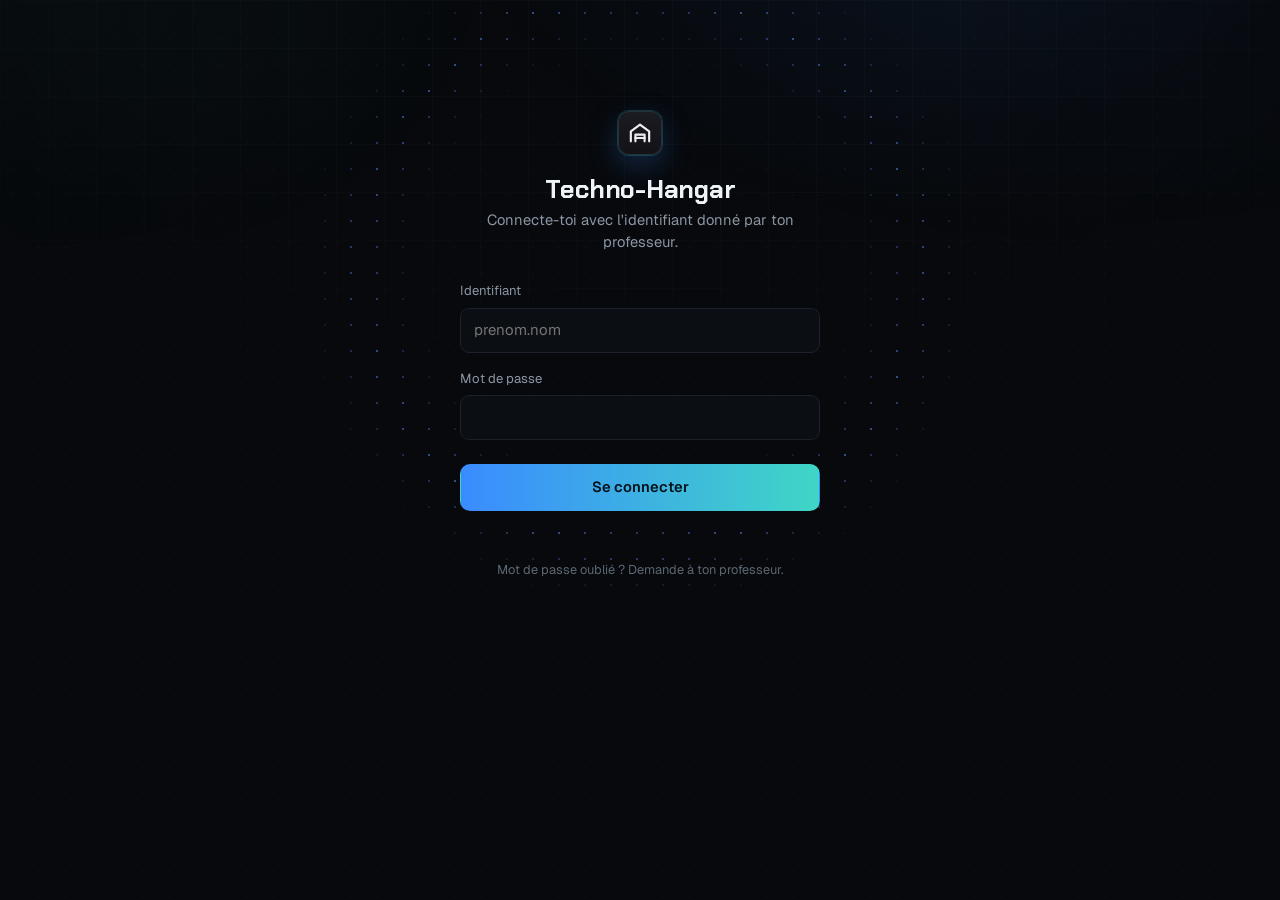
<file: index.html>
<!DOCTYPE html>
<html lang="fr">
<head>
<meta charset="utf-8">
<meta name="viewport" content="width=device-width, initial-scale=1">
<meta name="theme-color" content="#09090b">
<title>Techno-Hangar</title>
<link rel="preconnect" href="https://fonts.googleapis.com">
<link rel="preconnect" href="https://fonts.gstatic.com" crossorigin>
<link rel="stylesheet" href="https://fonts.googleapis.com/css2?family=Geist:wght@400;500;600;700&family=Geist+Mono:wght@400;500&family=Chakra+Petch:wght@500;600;700&display=swap" media="print" onload="this.media='all'">
<noscript><link rel="stylesheet" href="https://fonts.googleapis.com/css2?family=Geist:wght@400;500;600;700&family=Geist+Mono:wght@400;500&family=Chakra+Petch:wght@500;600;700&display=swap"></noscript>
<link rel="stylesheet" href="assets/style.css?v=14">
<link rel="stylesheet" href="assets/quiz.css?v=7">
<link rel="stylesheet" href="assets/pass.css?v=10">
<link rel="stylesheet" href="assets/effets.css?v=1">
<link rel="stylesheet" href="assets/theme.css?v=8">
</head>
<body data-racine="./" data-page="accueil">
<main>
  <section class="accueil">
    <span class="eyebrow"><i></i><span id="salut">Année 2026–2027</span></span>
    <h1>Tes cours, au même endroit.</h1>
    <p class="lead">Activités, TD et documents de chaque séquence. Ta progression est enregistrée automatiquement.</p>
  </section>
  <section class="accueil-grille" id="grille">
    <div class="niveaux" id="classes"></div>
    <div class="col-droite" id="droite">
      <div class="quiz" id="quiz"></div>
    </div>
  </section>
</main>
<script src="assets/config.js?v=5"></script>
<script src="assets/th.js?v=4"></script>
<script src="catalogue.js"></script>
<script src="assets/quiz.js?v=9"></script>
<script src="assets/presence.js?v=2"></script>
<script src="assets/effets.js?v=1"></script>
<script src="assets/pass.js?v=22"></script>
<script src="assets/site.js?v=25"></script>
<script>
/* Si la carte reste vide, on le dit au lieu de ne rien afficher */
setTimeout(function () {
  var q = document.getElementById("quiz");
  if (q && !q.children.length && document.documentElement.classList.contains("th-ok"))
    q.innerHTML = '<p style="padding:1.2rem;color:#ff9a3d;font-size:.9rem">La question du jour n\'a pas pu se charger. Fais Ctrl+F5, puis vérifie que le dossier assets (quiz.js, quiz.css, quiz-scene.jpg, site.js) est bien à jour sur GitHub.</p>';
}, 5000);
</script>
</body>
</html>
</file>
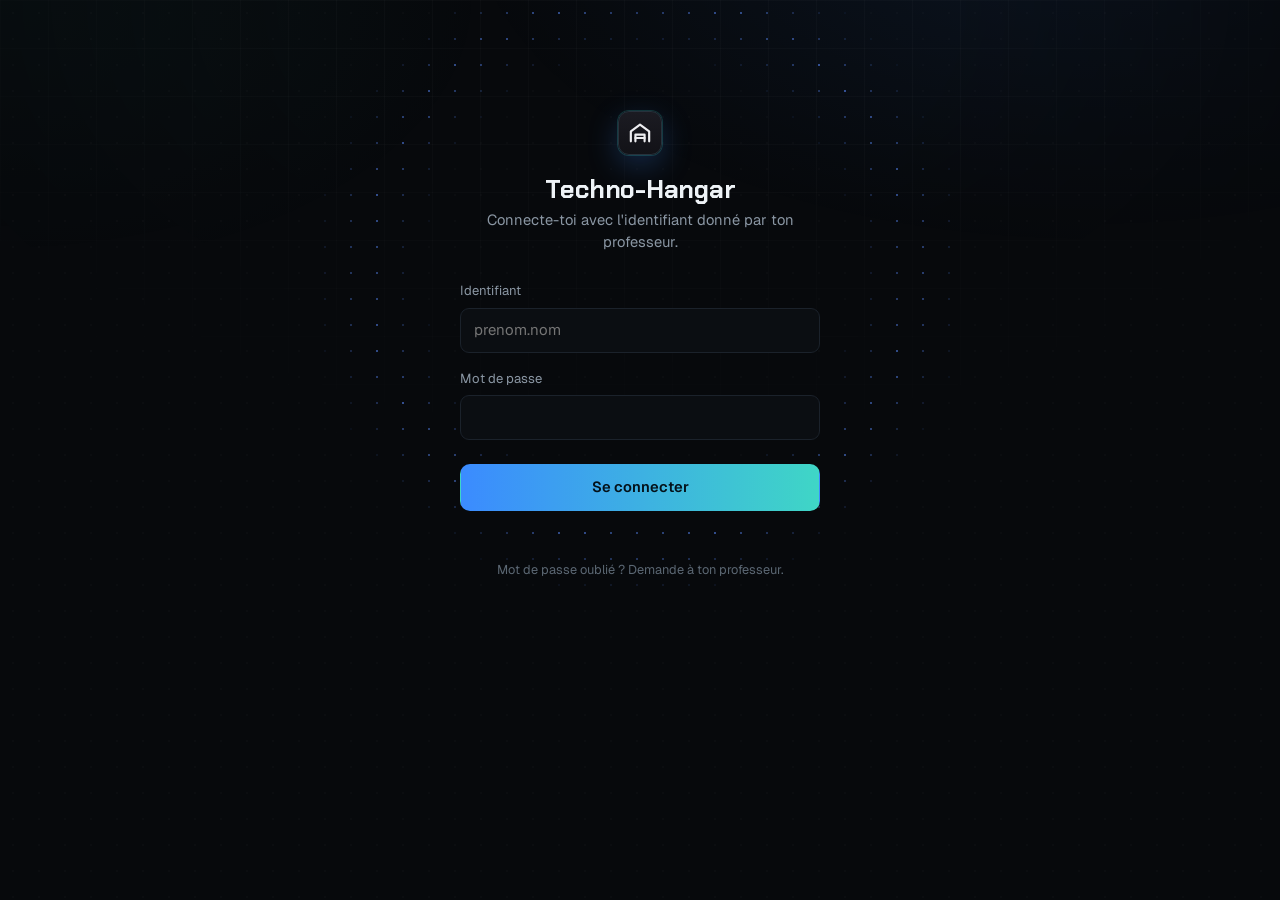
<file: bts-maintenance/index.html>
<!DOCTYPE html>
<html lang="fr">
<head>
<meta charset="utf-8">
<meta name="viewport" content="width=device-width, initial-scale=1">
<meta name="theme-color" content="#09090b">
<title>Techno-Hangar</title>
<link rel="preconnect" href="https://fonts.googleapis.com">
<link rel="preconnect" href="https://fonts.gstatic.com" crossorigin>
<link rel="stylesheet" href="https://fonts.googleapis.com/css2?family=Geist:wght@400;500;600;700&family=Geist+Mono:wght@400;500&family=Chakra+Petch:wght@500;600;700&display=swap" media="print" onload="this.media='all'">
<noscript><link rel="stylesheet" href="https://fonts.googleapis.com/css2?family=Geist:wght@400;500;600;700&family=Geist+Mono:wght@400;500&family=Chakra+Petch:wght@500;600;700&display=swap"></noscript>
<link rel="stylesheet" href="../assets/style.css?v=14">
<link rel="stylesheet" href="../assets/pass.css?v=10">
<link rel="stylesheet" href="../assets/effets.css?v=1">
<link rel="stylesheet" href="../assets/theme.css?v=8">
</head>
<body data-racine="../" data-page="classe" data-classe="bts-maintenance">
<main>
  <h1 id="titre"></h1>
  <div class="onglets" id="onglets" role="tablist"></div>
  <div id="sequences"></div>
</main>
<script src="../assets/config.js?v=5"></script>
<script src="../assets/th.js?v=4"></script>
<script src="../catalogue.js"></script>
<script src="../assets/presence.js?v=2"></script>
<script src="../assets/effets.js?v=1"></script>
<script src="../assets/pass.js?v=22"></script>
<script src="../assets/site.js?v=25"></script>
</body>
</html>
</file>
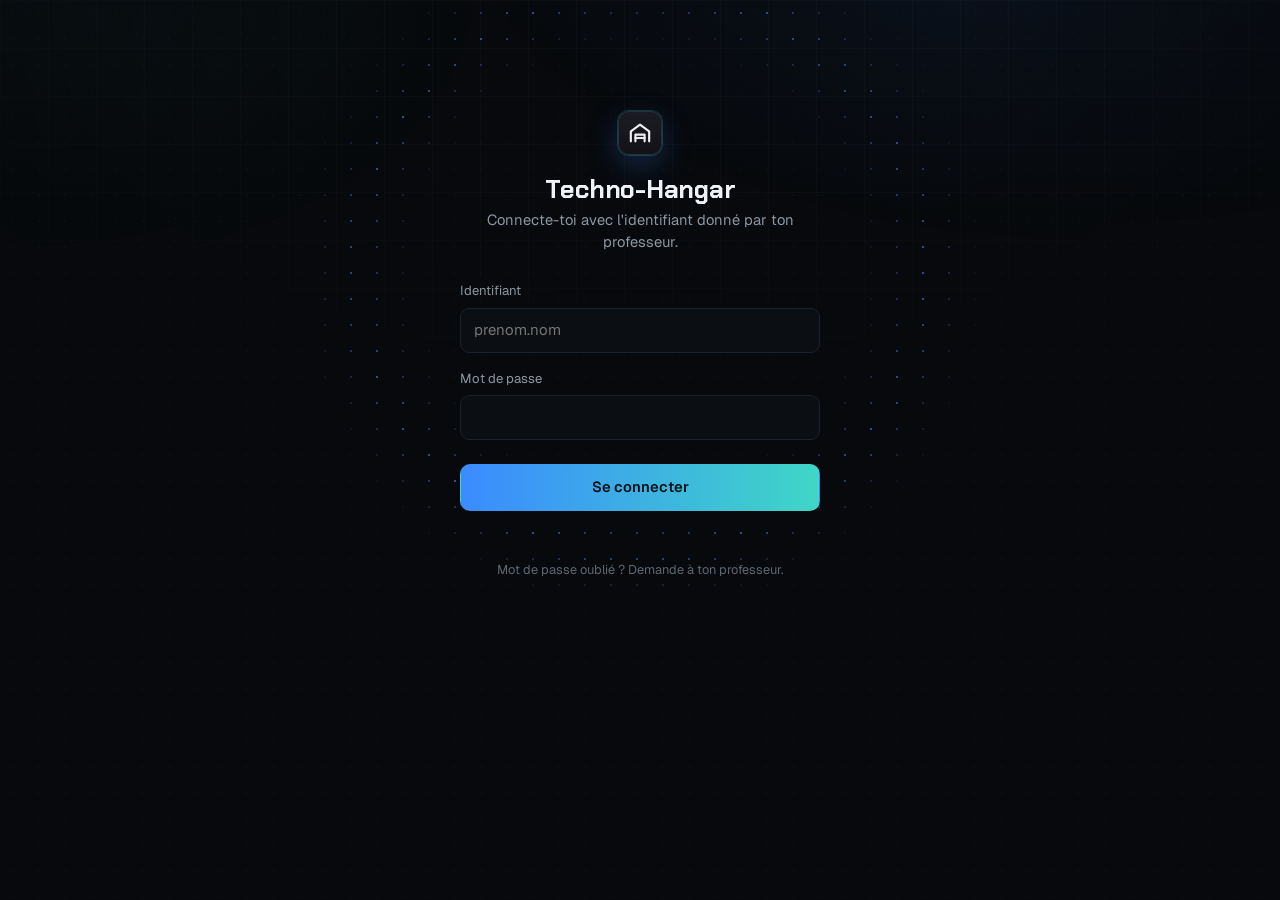
<file: connexion/index.html>
<!DOCTYPE html>
<html lang="fr">
<head>
<meta charset="utf-8">
<meta name="viewport" content="width=device-width, initial-scale=1">
<meta name="theme-color" content="#09090b">
<title>Connexion · Techno-Hangar</title>
<link rel="preconnect" href="https://fonts.googleapis.com">
<link rel="preconnect" href="https://fonts.gstatic.com" crossorigin>
<link rel="stylesheet" href="https://fonts.googleapis.com/css2?family=Geist:wght@400;500;600;700&family=Geist+Mono:wght@400;500&family=Chakra+Petch:wght@500;600;700&display=swap" media="print" onload="this.media='all'">
<noscript><link rel="stylesheet" href="https://fonts.googleapis.com/css2?family=Geist:wght@400;500;600;700&family=Geist+Mono:wght@400;500&family=Chakra+Petch:wght@500;600;700&display=swap"></noscript>
<link rel="stylesheet" href="../assets/style.css?v=14">
<link rel="stylesheet" href="../assets/effets.css?v=1">
<link rel="stylesheet" href="../assets/theme.css?v=8">
</head>
<body data-racine="../" data-page="connexion">
<main>
  <section class="cx">
    <form id="form" novalidate>
      <div class="logo-g"><svg width="22" height="20" viewBox="4 5 26 24" fill="none" stroke="#ededf0" stroke-width="2.6" stroke-linecap="round" stroke-linejoin="round"><path d="M6 27V15L17 7l11 8v12"/><path d="M11.5 27V19h11v8"/><path d="M11.5 23h11"/></svg></div>
      <h1>Techno-Hangar</h1>
      <p>Connecte-toi avec l'identifiant donné par ton professeur.</p>
      <label for="id">Identifiant</label>
      <input id="id" autocomplete="username" autocapitalize="none" spellcheck="false" placeholder="prenom.nom" required>
      <label for="mdp">Mot de passe</label>
      <input id="mdp" type="password" autocomplete="current-password" required>
      <button class="btn primary" id="go" type="submit">Se connecter</button>
      <div class="erreur" id="err" role="alert"></div>
      <small>Mot de passe oublié ? Demande à ton professeur.</small>
    </form>
  </section>
</main>
<script src="../assets/config.js?v=5"></script>
<script src="../assets/th.js?v=4"></script>
<script src="../catalogue.js"></script>
<script src="../assets/effets.js?v=1"></script>
<script src="../assets/site.js?v=25"></script>
<script>
(function () {
  var f = document.getElementById("form"), err = document.getElementById("err"), go = document.getElementById("go");
  var q = new URLSearchParams(location.search);
  if (window.TH_FX) { TH_FX.grillePoints(document.body); if (!TH_FX.calme) TH_FX.split(document.querySelector(".cx h1"), "Techno-Hangar", 120); }
  if (q.get("erreur") === "compte") err.textContent = "Ce compte n'est pas (ou plus) actif. Vois avec ton professeur.";
  f.addEventListener("submit", async function (ev) {
    ev.preventDefault();
    var id = document.getElementById("id").value.trim(), mdp = document.getElementById("mdp").value;
    if (!id || !mdp) { err.textContent = "Remplis l'identifiant et le mot de passe."; if (window.TH_FX) TH_FX.secouer(f); return; }
    go.disabled = true; go.textContent = "Connexion…"; err.textContent = "";
    try {
      var a = await TH.connexion(id, mdp);
      if (!a || a.erreur) { await TH.deconnexion(); throw { message: "compte" }; }
      var retour = q.get("retour");
      var dest = "../index.html";
      if (a.role === "prof") dest = "../prof/index.html";
      else if (a.classe) dest = "../" + a.classe + "/index.html";
      if (retour && retour.charAt(0) === "/" && retour.indexOf("//") !== 0 && retour.indexOf("/connexion/") < 0) dest = retour;
      location.href = dest;
    } catch (e) {
      go.disabled = false; go.textContent = "Se connecter";
      if (e && e.message === "compte") err.textContent = "Ce compte n'est rattaché à aucune classe. Vois avec ton professeur.";
      else if (e && (e.status === 400 || e.code === "invalid_credentials")) err.textContent = "Identifiant ou mot de passe incorrect.";
      else if (e && e.status === 429) err.textContent = "Trop de tentatives. Attends une minute et réessaie.";
      else err.textContent = "Connexion impossible pour le moment. Vérifie ta connexion Internet.";
      if (window.TH_FX) TH_FX.secouer(f);
    }
  });
})();
</script>
</body>
</html>
</file>
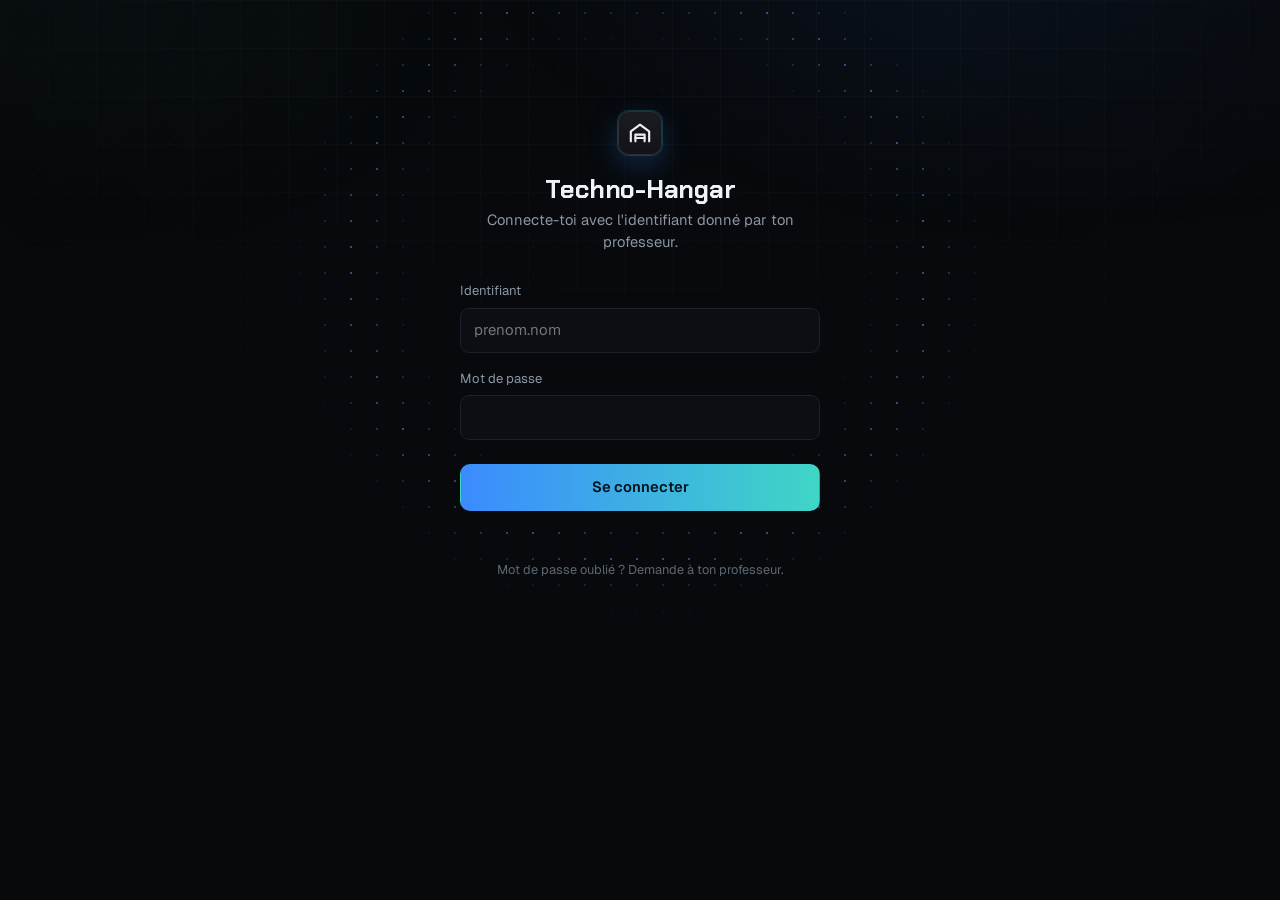
<file: pass/index.html>
<!DOCTYPE html>
<html lang="fr">
<head>
<meta charset="utf-8">
<title>Mon pass · Techno-Hangar</title>
<meta http-equiv="refresh" content="0; url=../profil/index.html#pass">
<script>location.replace("../profil/index.html#pass");</script>
</head>
<body></body>
</html>
</file>
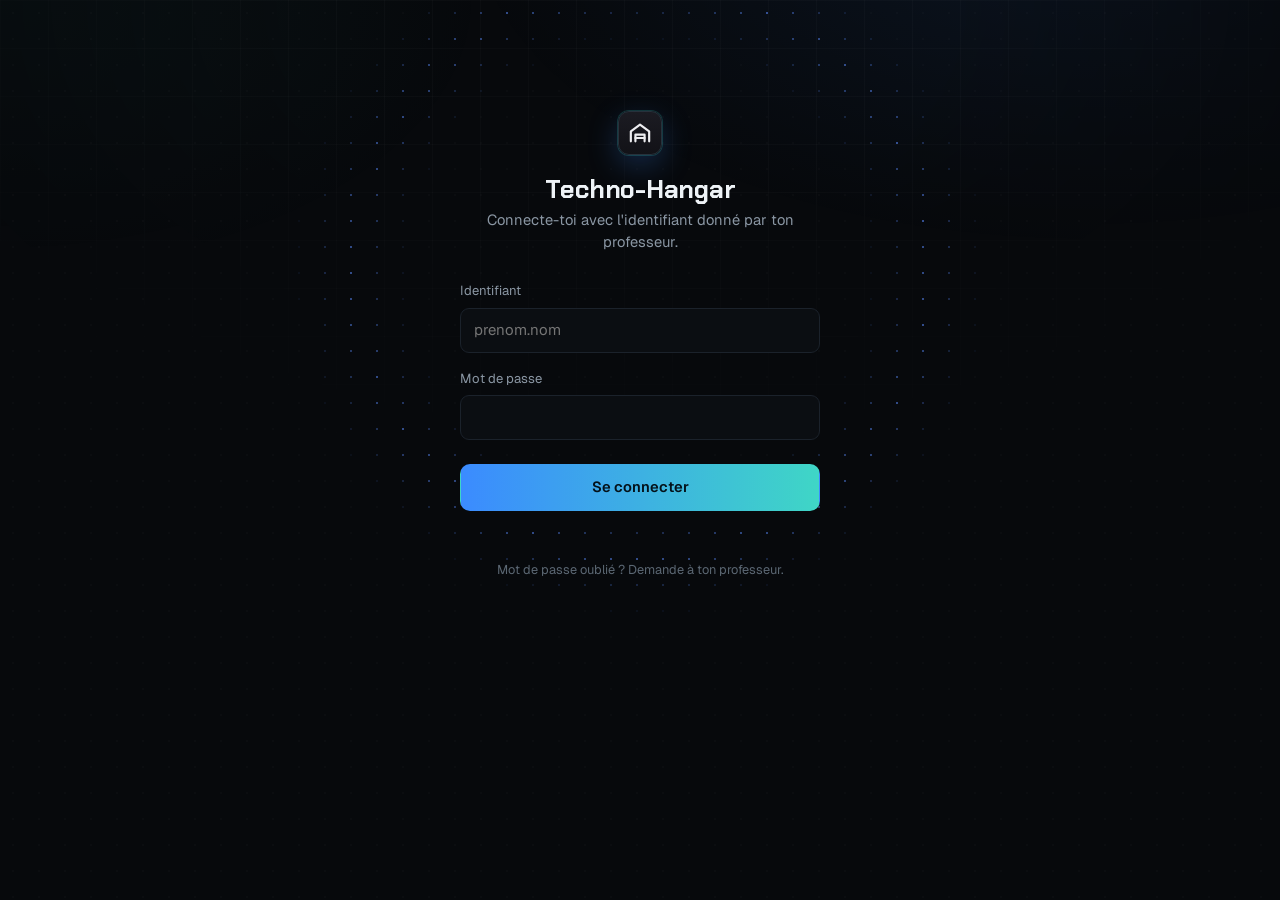
<file: premiere-it/index.html>
<!DOCTYPE html>
<html lang="fr">
<head>
<meta charset="utf-8">
<meta name="viewport" content="width=device-width, initial-scale=1">
<meta name="theme-color" content="#09090b">
<title>Techno-Hangar</title>
<link rel="preconnect" href="https://fonts.googleapis.com">
<link rel="preconnect" href="https://fonts.gstatic.com" crossorigin>
<link rel="stylesheet" href="https://fonts.googleapis.com/css2?family=Geist:wght@400;500;600;700&family=Geist+Mono:wght@400;500&family=Chakra+Petch:wght@500;600;700&display=swap" media="print" onload="this.media='all'">
<noscript><link rel="stylesheet" href="https://fonts.googleapis.com/css2?family=Geist:wght@400;500;600;700&family=Geist+Mono:wght@400;500&family=Chakra+Petch:wght@500;600;700&display=swap"></noscript>
<link rel="stylesheet" href="../assets/style.css?v=14">
<link rel="stylesheet" href="../assets/pass.css?v=10">
<link rel="stylesheet" href="../assets/effets.css?v=1">
<link rel="stylesheet" href="../assets/theme.css?v=8">
</head>
<body data-racine="../" data-page="classe" data-classe="premiere-it">
<main>
  <h1 id="titre"></h1>
  <div class="onglets" id="onglets" role="tablist"></div>
  <div id="sequences"></div>
</main>
<script src="../assets/config.js?v=5"></script>
<script src="../assets/th.js?v=4"></script>
<script src="../catalogue.js"></script>
<script src="../assets/presence.js?v=2"></script>
<script src="../assets/effets.js?v=1"></script>
<script src="../assets/pass.js?v=22"></script>
<script src="../assets/site.js?v=25"></script>
</body>
</html>
</file>
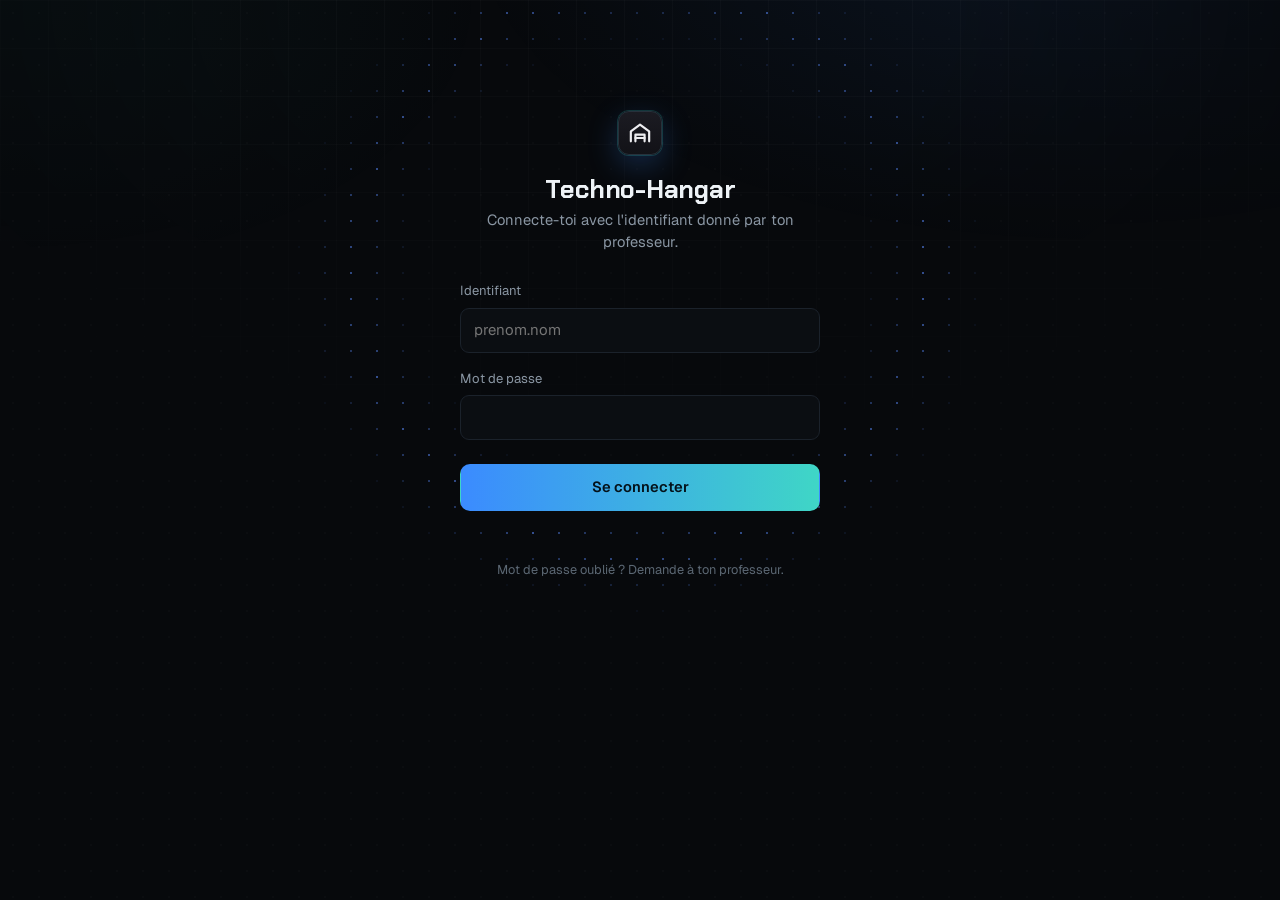
<file: prof/index.html>
<!DOCTYPE html>
<html lang="fr">
<head>
<meta charset="utf-8">
<meta name="viewport" content="width=device-width, initial-scale=1">
<meta name="theme-color" content="#09090b">
<title>Espace prof · Techno-Hangar</title>
<meta name="robots" content="noindex">
<link rel="preconnect" href="https://fonts.googleapis.com">
<link rel="preconnect" href="https://fonts.gstatic.com" crossorigin>
<link rel="stylesheet" href="https://fonts.googleapis.com/css2?family=Geist:wght@400;500;600;700&family=Geist+Mono:wght@400;500&family=Chakra+Petch:wght@500;600;700&display=swap" media="print" onload="this.media='all'">
<noscript><link rel="stylesheet" href="https://fonts.googleapis.com/css2?family=Geist:wght@400;500;600;700&family=Geist+Mono:wght@400;500&family=Chakra+Petch:wght@500;600;700&display=swap"></noscript>
<link rel="stylesheet" href="../assets/style.css?v=14">
<link rel="stylesheet" href="../assets/prof.css?v=8">
<link rel="stylesheet" href="../assets/pass.css?v=10">
<link rel="stylesheet" href="../assets/effets.css?v=1">
<link rel="stylesheet" href="../assets/theme.css?v=8">
</head>
<body data-racine="../" data-page="prof">
<main>
  <h1>Espace prof</h1>
  <div class="onglets" role="tablist" id="ongletsProf">
    <span class="onglets-groupe">Classe</span>
    <button class="onglet actif" data-vue="eleves" type="button">Élèves</button>
    <button class="onglet" data-vue="suivi" type="button">Suivi</button>
    <button class="onglet" data-vue="direct" type="button">En direct</button>
    <span class="onglets-groupe">Organisation</span>
    <button class="onglet" data-vue="edt" type="button">Emploi du temps</button>
    <button class="onglet" data-vue="horaires" type="button">Horaires</button>
    <button class="onglet" data-vue="chiffrer" type="button">Ajouter une ressource</button>
    <span class="onglets-groupe">Pass &amp; points</span>
    <button class="onglet" data-vue="activites" type="button">Activités &amp; points</button>
    <button class="onglet" data-vue="pass" type="button">Pass</button>
    <button class="onglet" data-vue="alertes" type="button">Alertes &amp; stats</button>
  </div>

  <!-- ============ ÉLÈVES ============ -->
  <section class="vue" id="vue-eleves">
    <div class="ligne-outils">
      <label>Classe <select class="choix-classe" id="e-classe"></select></label>
      <span class="aide" id="e-compte"></span>
    </div>
    <div class="ligne-outils">
      <button class="btn primary" id="e-imp" type="button">🖨 Imprimer les identifiants de la classe</button>
      <button class="btn" id="e-imp-tout" type="button">🖨 Toutes les classes</button>
      <span class="aide" id="e-imp-etat"></span>
    </div>
    <div class="tableau-wrap"><table class="tableau" id="e-table"></table></div>

    <h2>Ajouter des élèves</h2>
    <p class="aide">Une ligne par élève : <b>NOM Prénom</b> (ou <b>Nom;Prénom</b>, ou copié depuis un tableur sur deux colonnes).
      Un identifiant et un mot de passe sont générés. Ils restent visibles dans le tableau et tu peux réimprimer les fiches à tout moment.</p>
    <textarea id="e-liste" rows="6" placeholder="DUPONT Léa&#10;MARTIN Tom&#10;Bernard;Inès"></textarea>
    <div class="ligne-outils">
      <button class="btn primary" id="e-creer" type="button">Créer les comptes</button>
      <span class="aide" id="e-etat"></span>
    </div>
    <div id="e-resultats"></div>

    <h2>Comptes collègues</h2>
    <p class="aide">Crée le compte, puis « Accès » pour lui ouvrir des classes, des types d'activités ou des ressources, à tout moment. Il voit le suivi des élèves sur ces ressources.</p>
    <div class="tableau-wrap"><table class="tableau" id="k-table"></table></div>
    <div class="form-exc" style="margin-top:1rem">
      <label>Nom <input id="k-nom"></label>
      <label>Prénom <input id="k-prenom"></label>
    </div>
    <div class="ligne-outils">
      <button class="btn primary" id="k-creer" type="button">Créer le compte collègue</button>
      <span class="aide" id="k-etat"></span>
    </div>
    <div id="k-resultat"></div>
  </section>

  <!-- ============ SUIVI ============ -->
  <section class="vue" id="vue-suivi" hidden>
    <div class="ligne-outils">
      <label>Classe <select class="choix-classe" id="s-classe"></select></label>
      <button class="btn" id="s-maj" type="button">Actualiser</button>
      <button class="btn" id="s-csv" type="button">Exporter (CSV)</button>
    </div>
    <p class="aide">✓ terminé · un pourcentage = avancement signalé par la page · ● ouvert (date de dernier passage au survol).</p>
    <div class="tableau-wrap"><table class="tableau suivi" id="s-table"></table></div>
  </section>

  <!-- ============ HORAIRES ============ -->
  <section class="vue" id="vue-edt" hidden>
    <div class="sous-onglets">
      <button class="sous-onglet on" type="button" data-edt="semaine">Ma semaine</button>
      <button class="sous-onglet" type="button" data-edt="modifier">Modifier</button>
    </div>
    <div id="e-semaine" class="edt-semaine"></div>
    <div id="e-modifier" hidden>
    <p class="aide">Le temps restant avant la prochaine sonnerie s'affiche en haut de toutes les pages.</p>
    <label class="edt-son">Sonneries <input id="e-son" placeholder="08:00  08:55  09:50  10:05  11:00  11:55  13:30  14:25  15:20  15:35  16:30  17:25"></label>
    <div id="e-jours" class="edt-jours"></div>
    <div class="ligne-outils">
      <button class="btn primary" id="e-enr" type="button">Enregistrer</button>
      <span class="aide" id="e-etat"></span>
    </div>
    </div>
  </section>

  <section class="vue" id="vue-horaires" hidden>
    <div class="ligne-outils">
      <label>Classe <select class="choix-classe" id="h-classe"></select></label>
    </div>
    <p class="aide">Heure de Paris. Laisse les deux heures vides pour fermer un jour. Toi, tu as accès 24 h/24.</p>
    <table class="tableau horaires" id="h-table"></table>
    <div class="ligne-outils">
      <button class="btn primary" id="h-enr" type="button">Enregistrer</button>
      <button class="btn" id="h-tous" type="button">Appliquer à toutes les classes</button>
      <span class="aide" id="h-etat"></span>
    </div>

    <h2>Fermetures et ouvertures exceptionnelles</h2>
    <p class="aide">Une exception l'emporte sur les horaires habituels (ex. fermeture pendant un contrôle, ouverture un dimanche soir avant un rendu).</p>
    <div class="form-exc">
      <label>Classe <select id="x-classe"></select></label>
      <label>Du <input type="datetime-local" id="x-du"></label>
      <label>Au <input type="datetime-local" id="x-au"></label>
      <label>Type <select id="x-ouvert"><option value="false">Fermé</option><option value="true">Ouvert</option></select></label>
      <label>Motif <input id="x-motif" placeholder="facultatif"></label>
      <button class="btn primary" id="x-ajout" type="button">Ajouter</button>
    </div>
    <div class="tableau-wrap"><table class="tableau" id="x-table"></table></div>
  </section>

  <!-- ============ CHIFFRER ============ -->
  <section class="vue" id="vue-chiffrer" hidden>
    <p class="aide">Les ressources sont stockées <b>chiffrées</b> sur GitHub : sans compte, personne ne peut les lire.</p>
    <ol class="etapes">
      <li>Choisis la classe et glisse le ou les fichiers (HTML, PDF, images…).</li>
      <li>Clique sur <b>Chiffrer</b> : chaque fichier ressort avec l'extension <code>.enc</code> (téléchargement).</li>
      <li>Sur GitHub, dépose les fichiers <code>.enc</code> dans le dossier de la classe.</li>
      <li>Dans <code>catalogue.js</code>, mets le nom du fichier <b>sans</b> <code>.enc</code> et <code>en_ligne: true</code>.</li>
    </ol>
    <div class="ligne-outils">
      <label>Classe <select class="choix-classe" id="c-classe"></select></label>
    </div>
    <label class="depot" id="c-depot">
      <input type="file" id="c-fichiers" multiple hidden>
      <span>Glisse tes fichiers ici ou clique pour choisir</span>
    </label>
    <div class="ligne-outils">
      <button class="btn primary" id="c-go" type="button">Chiffrer</button>
      <span class="aide" id="c-etat"></span>
    </div>
    <div id="c-liens"></div>
  </section>


  <!-- ============ EN DIRECT ============ -->
  <section class="vue" id="vue-direct" hidden>
    <div class="ligne-outils">
      <label>Classe <select id="d-classe"></select></label>
      <button class="btn" id="d-maj" type="button">Actualiser</button>
      <span class="aide">Mise à jour toutes les 10 s. Inactif = aucune action depuis 3 min ; onglet quitté = le site n'est plus au premier plan.</span>
    </div>
    <div id="d-zone"></div>
    <h2>Quand les élèves voient qui est en ligne · <span id="d-cr-classe"></span></h2>
    <p class="aide">Sans créneau, les avatars des élèves connectés s'affichent sur l'accueil dès que le site est ouvert. Avec des créneaux (ex. tes heures de cours), seulement pendant ceux-ci. Toi, tu vois toujours tout ici.</p>
    <div class="ligne-outils"><label>Classe <select class="choix-classe" id="d-cr-cl"></select></label></div>
    <table class="tableau" id="d-creneaux"></table>
    <div class="form-exc">
      <label>Jour <select id="d-cr-jour"></select></label>
      <label>De <input type="time" id="d-cr-debut" value="08:00"></label>
      <label>À <input type="time" id="d-cr-fin" value="10:00"></label>
      <button class="btn primary" id="d-cr-ajout" type="button">Ajouter le créneau</button>
    </div>
  </section>

  <!-- ============ ACTIVITÉS & POINTS ============ -->
  <section class="vue" id="vue-activites" hidden>
    <div class="ligne-outils">
      <label>Classe <select class="choix-classe" id="a-classe"></select></label>
      <button class="btn" id="a-tout" type="button">Activer les points sur toutes les activités et TD</button>
      <span class="aide" id="a-etat"></span>
    </div>
    <h2>Objectifs du jour et de la semaine · <span id="o-classe-nom"></span></h2>
    <p class="aide">Sur l'accueil des élèves de la classe, l'objectif remplace « À découvrir » : un bouton les envoie directement sur l'activité. Objectif du jour : une seule date. Objectif de la semaine : du … au … Sans objectif en cours, l'accueil propose de reprendre l'activité commencée.</p>
    <div class="form-exc" id="o-form">
      <label>Type <select id="o-type"><option value="jour">Objectif du jour</option><option value="semaine">Objectif de la semaine</option></select></label>
      <label>Activité <select id="o-res" style="max-width:22rem"></select></label>
      <label>Message (facultatif) <input id="o-msg" maxlength="120" placeholder="ex. Finir la partie 2 avant jeudi" style="width:16rem"></label>
      <label>Du <input type="date" id="o-debut"></label>
      <label>Au <input type="date" id="o-fin"></label>
      <button class="btn primary" id="o-ajout" type="button">Ajouter l'objectif</button>
      <span class="aide" id="o-etat"></span>
    </div>
    <div id="o-liste"></div>
    <h2>Points des activités</h2>
    <p class="aide">Coche une ressource pour qu'elle rapporte des points. <b>Activité</b> : points une seule fois quand elle est terminée, + points de performance selon le score (rien sous 10/20, le maximum à 20/20 ; refaire l'activité ne paie que l'amélioration), rien si elle est finie en moins du temps minimum (alerte). <b>Grand défi</b> : s'ouvre quand les activités choisies sont terminées. Le rang annuel ne compte que les points de performance. <b>Entraînement / jeu</b> : rejouable, points plafonnés par jour. L'<b>interrupteur</b> s'applique tout de suite ; hors des dates et horaires, l'activité passe en révision (sans points) ou devient fermée.</p>
    <div id="a-zone"></div>
    <h2>Réglages de la classe · <span id="a-classe-nom"></span></h2>
    <div class="form-exc">
      <label>Plafond entraînement + jeux par jour <input type="number" id="a-plafond" min="0" style="width:6rem"></label>
      <label>Alerte décrochage après (jours) <input type="number" id="a-decro" min="1" style="width:5rem"></label>
      <label>Rangs (points de performance) : Technicien <input type="number" id="a-r1" min="0" style="width:6rem"></label>
      <label>Ingénieur <input type="number" id="a-r2" min="0" style="width:6rem"></label>
      <label>Expert <input type="number" id="a-r3" min="0" style="width:6rem"></label>
      <button class="btn primary" id="a-reg-enr" type="button">Enregistrer</button>
      <span class="aide" id="a-reg-etat"></span>
    </div>
    <h2>Ouvrir une activité pour un seul élève</h2>
    <p class="aide">Par exemple un jeu pour celui qui a tout fini. L'activité est alors ouverte pour lui, avec points, quels que soient les horaires.</p>
    <div class="form-exc">
      <label>Élève <select id="a-d-eleve"></select></label>
      <label>Ressource <select id="a-d-res"></select></label>
      <label>Jusqu'au (facultatif) <input type="datetime-local" id="a-d-jusqu"></label>
      <button class="btn primary" id="a-d-ajout" type="button">Ouvrir</button>
    </div>
    <div class="tableau-wrap"><table class="tableau" id="a-debl"></table></div>
  </section>

  <!-- ============ PASS ============ -->
  <section class="vue" id="vue-pass" hidden>
    <div class="encart" id="p-pause" hidden><b>Le pass est en pause pour les élèves</b> : ils voient un aperçu flouté « Prochainement » et aucun message de points. Les points continuent d'être comptés. Pour l'ouvrir : dans <code>assets/config.js</code>, mets <code>passActif: true</code>.</div>
    <div class="ligne-outils">
      <label>Classe <select class="choix-classe" id="p-classe"></select></label>
    </div>
    <h2>Saisons et objectifs · <span id="p-classe-nom"></span></h2>
    <p class="aide">Une saison « seulement » pour une classe remplace les saisons communes pour cette classe (ex. le pass de l'année de la SNT : une seule saison de septembre à juillet).</p>
    <p class="aide">Les saisons sont communes à toutes les classes (dates de la zone B par défaut). L'objectif est propre à chaque classe : c'est le nombre de points qui vaut 100 % du pass de la saison. « Calculer » additionne les points des activités de la classe.</p>
    <div class="tableau-wrap"><table class="tableau" id="p-saisons"></table></div>
    <div class="ligne-outils"><button class="btn" id="p-saison-ajout" type="button">+ Ajouter une saison</button></div>

    <h2>Paliers</h2>
    <div class="ligne-outils"><label>Saison <select id="p-saison"></select></label></div>
    <div class="tableau-wrap"><table class="tableau" id="p-paliers"></table></div>

    <h2>Boutique à jetons</h2>
    <p class="aide">Coche « Jeton » sur des paliers : l'élève y gagne un jeton au lieu d'une récompense fixe, puis il l'échange contre un article de la boutique. Les articles suivent la saison choisie dans Paliers ; « toute l'année » les garde toutes les saisons.</p>
    <div id="p-boutique"></div>

    <h2>Récompenses</h2>
    <p class="aide">Titres, avatars, <b>badges</b> (vitrine du profil), <b>ornements</b> (cadre de l'avatar et de la fiche au survol) et <b>bannières</b> (fond du profil), créés uniquement par toi : les élèves choisissent seulement parmi ce qu'ils ont débloqué. Une récompense s'obtient par un palier du pass, par une <b>condition automatique</b> (ex. 10 activités terminées), en terminant des ressources choisies, ou quand tu la donnes. Avatar et badge = un symbole (emoji) ; avatar avec image possible (chemin, ex. <code>assets/avatars/robot.png</code>). « Mystère » = affiché « ??? » tant qu'il n'est pas obtenu.</p>
    <div class="tableau-wrap"><table class="tableau" id="p-recomp"></table></div>

    <h2>Élèves de la classe</h2>
    <div class="form-exc">
      <label>Donner <select id="p-don-rec"></select></label>
      <label>à <select id="p-don-eleve"></select></label>
      <button class="btn primary" id="p-don" type="button">Donner</button>
      <span class="aide" id="p-don-etat"></span>
    </div>
    <div class="form-exc">
      <label>Points <input type="number" id="p-bonus-pts" style="width:6rem" placeholder="+50 ou -20"></label>
      <label>à <select id="p-bonus-eleve"></select></label>
      <label>Motif <input id="p-bonus-motif" placeholder="facultatif"></label>
      <button class="btn primary" id="p-bonus" type="button">Ajouter</button>
      <span class="aide" id="p-bonus-etat"></span>
    </div>
    <div class="tableau-wrap"><table class="tableau" id="p-eleves"></table></div>
  </section>

  <!-- ============ ALERTES & STATS ============ -->
  <section class="vue" id="vue-alertes" hidden>
    <div class="ligne-outils">
      <label>Alertes <select id="al-classe"></select></label>
      <button class="btn" id="al-maj" type="button">Actualiser</button>
      <span class="aide" id="al-compte"></span>
    </div>
    <div class="tableau-wrap"><table class="tableau" id="al-liste"></table></div>
    <h2>Statistiques par ressource · <span id="st-classe-nom"></span></h2>
    <div class="ligne-outils"><label>Classe <select class="choix-classe" id="st-classe"></select></label><span class="aide" id="st-resume"></span></div>
    <div class="tableau-wrap"><table class="tableau" id="st-table"></table></div>
  </section>

  <!-- Fiches à imprimer -->
  <div id="fiches" class="fiches"></div>
</main>
<script src="../assets/config.js?v=5"></script>
<script src="../assets/th.js?v=4"></script>
<script src="../catalogue.js"></script>
<script src="../assets/effets.js?v=1"></script>
<script src="../assets/pass.js?v=22"></script>
<script src="../assets/prof-pass.js?v=12"></script>
<script src="../assets/prof.js?v=13"></script>
<script src="../assets/site.js?v=25"></script>
</body>
</html>
</file>
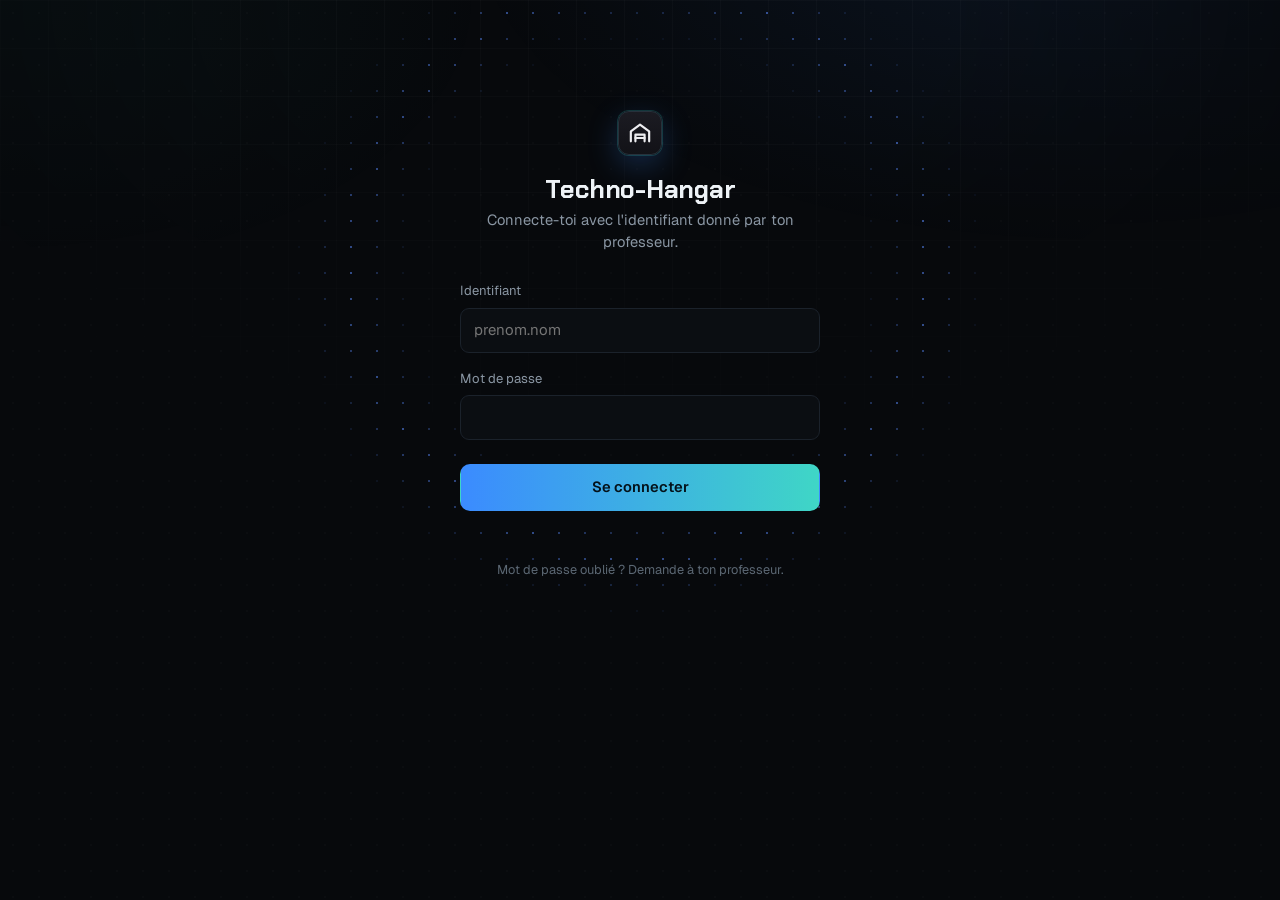
<file: profil/index.html>
<!DOCTYPE html>
<html lang="fr">
<head>
<meta charset="utf-8">
<meta name="viewport" content="width=device-width, initial-scale=1">
<meta name="theme-color" content="#09090b">
<title>Mon profil · Techno-Hangar</title>
<link rel="preconnect" href="https://fonts.googleapis.com">
<link rel="preconnect" href="https://fonts.gstatic.com" crossorigin>
<link rel="stylesheet" href="https://fonts.googleapis.com/css2?family=Geist:wght@400;500;600;700&family=Geist+Mono:wght@400;500&family=Chakra+Petch:wght@500;600;700&display=swap" media="print" onload="this.media='all'">
<noscript><link rel="stylesheet" href="https://fonts.googleapis.com/css2?family=Geist:wght@400;500;600;700&family=Geist+Mono:wght@400;500&family=Chakra+Petch:wght@500;600;700&display=swap"></noscript>
<link rel="stylesheet" href="../assets/style.css?v=14">
<link rel="stylesheet" href="../assets/pass.css?v=10">
<link rel="stylesheet" href="../assets/effets.css?v=1">
<link rel="stylesheet" href="../assets/theme.css?v=8">
<link rel="stylesheet" href="../assets/profil.css?v=7">
</head>
<body data-racine="../" data-page="profil">
<main>
  <div id="profil"></div>
</main>
<script src="../assets/config.js?v=5"></script>
<script src="../assets/th.js?v=4"></script>
<script src="../catalogue.js"></script>
<script src="../assets/presence.js?v=2"></script>
<script src="../assets/effets.js?v=1"></script>
<script src="../assets/pass.js?v=22"></script>
<script src="../assets/site.js?v=25"></script>
</body>
</html>
</file>
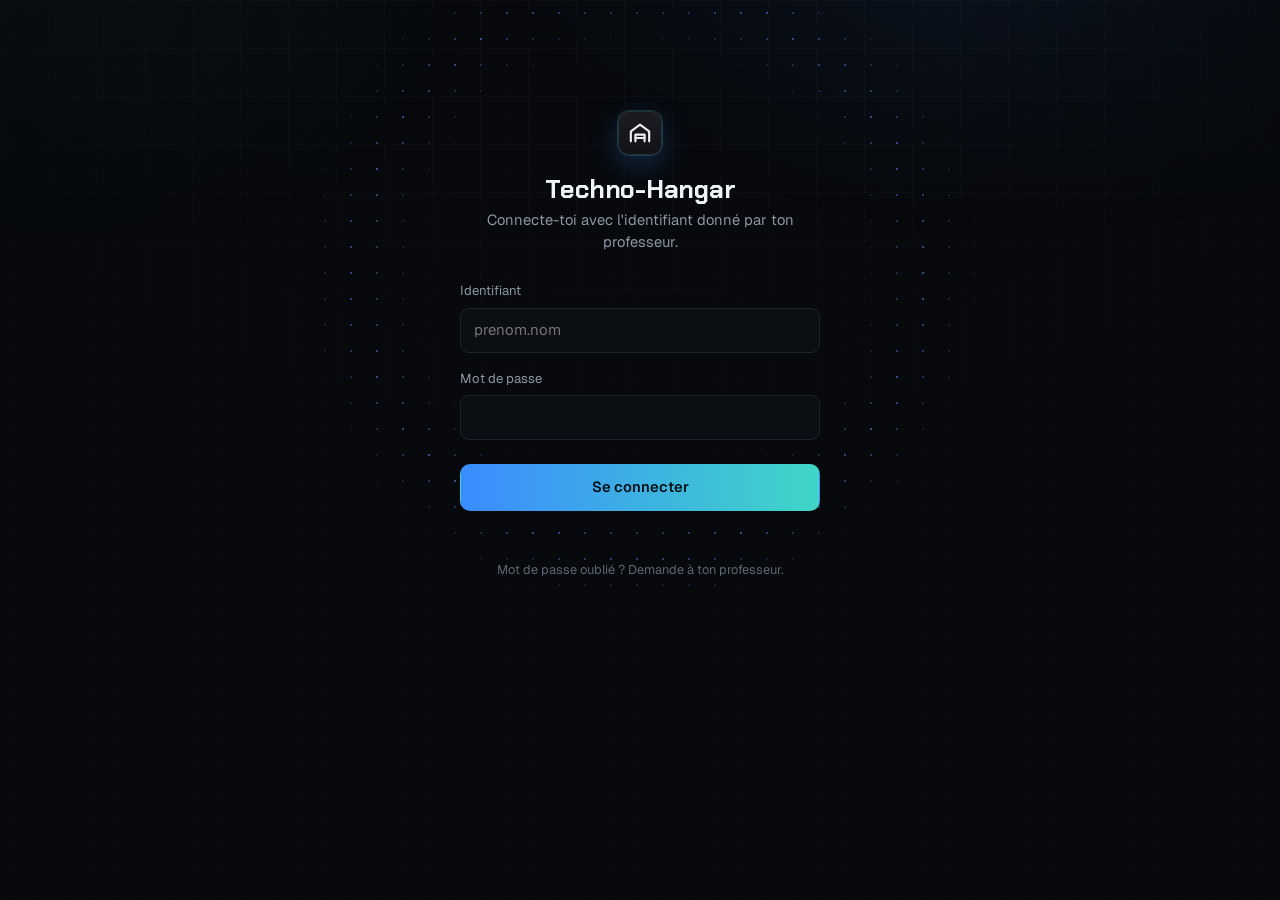
<file: snt/index.html>
<!DOCTYPE html>
<html lang="fr">
<head>
<meta charset="utf-8">
<meta name="viewport" content="width=device-width, initial-scale=1">
<meta name="theme-color" content="#09090b">
<title>Techno-Hangar</title>
<link rel="preconnect" href="https://fonts.googleapis.com">
<link rel="preconnect" href="https://fonts.gstatic.com" crossorigin>
<link rel="stylesheet" href="https://fonts.googleapis.com/css2?family=Geist:wght@400;500;600;700&family=Geist+Mono:wght@400;500&family=Chakra+Petch:wght@500;600;700&display=swap" media="print" onload="this.media='all'">
<noscript><link rel="stylesheet" href="https://fonts.googleapis.com/css2?family=Geist:wght@400;500;600;700&family=Geist+Mono:wght@400;500&family=Chakra+Petch:wght@500;600;700&display=swap"></noscript>
<link rel="stylesheet" href="../assets/style.css?v=14">
<link rel="stylesheet" href="../assets/pass.css?v=10">
<link rel="stylesheet" href="../assets/effets.css?v=1">
<link rel="stylesheet" href="../assets/theme.css?v=8">
</head>
<body data-racine="../" data-page="classe" data-classe="snt">
<main>
  <h1 id="titre"></h1>
  <div class="onglets" id="onglets" role="tablist"></div>
  <div id="sequences"></div>
</main>
<script src="../assets/config.js?v=5"></script>
<script src="../assets/th.js?v=4"></script>
<script src="../catalogue.js"></script>
<script src="../assets/presence.js?v=2"></script>
<script src="../assets/effets.js?v=1"></script>
<script src="../assets/pass.js?v=22"></script>
<script src="../assets/site.js?v=25"></script>
</body>
</html>
</file>
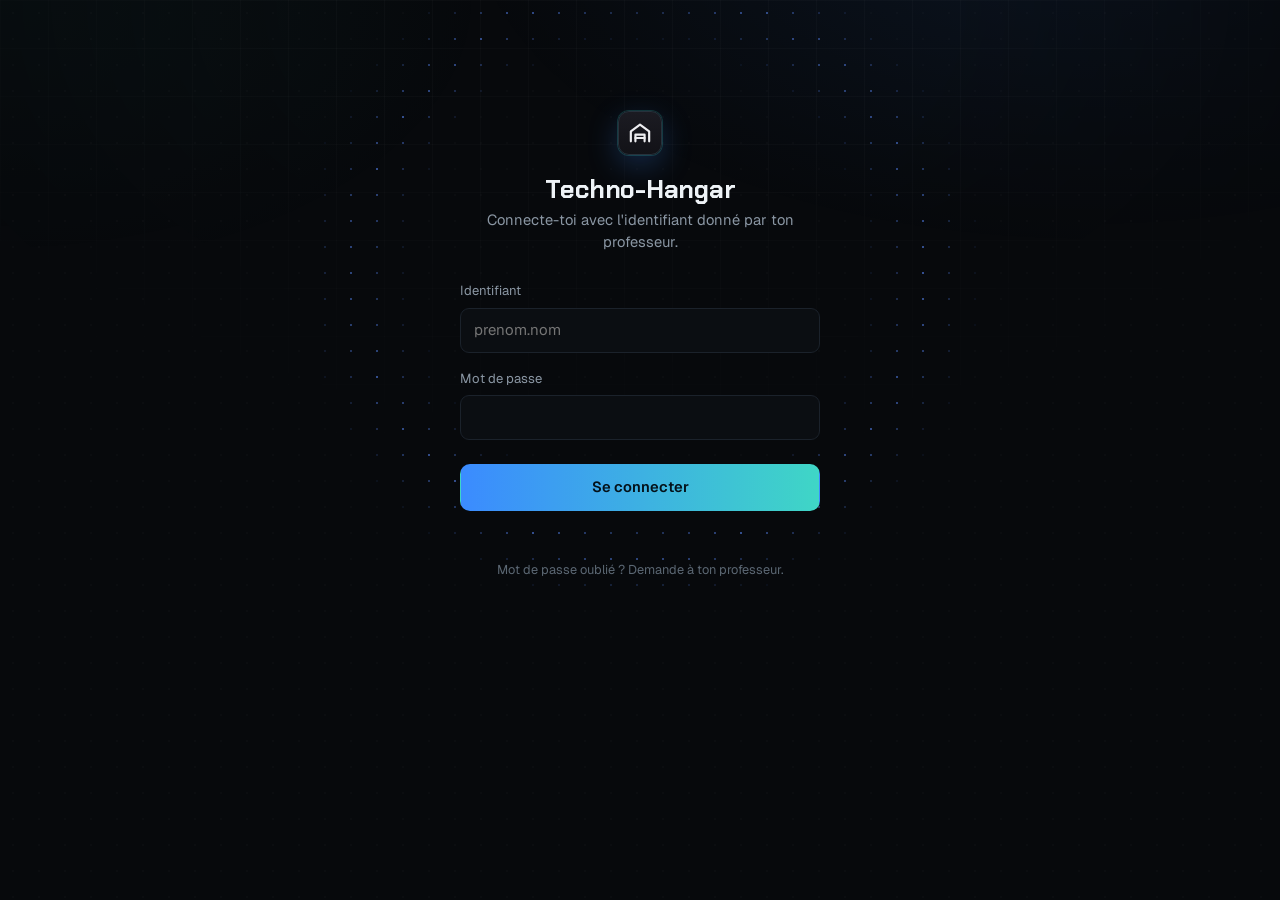
<file: terminale-sti2d/index.html>
<!DOCTYPE html>
<html lang="fr">
<head>
<meta charset="utf-8">
<meta name="viewport" content="width=device-width, initial-scale=1">
<meta name="theme-color" content="#09090b">
<title>Techno-Hangar</title>
<link rel="preconnect" href="https://fonts.googleapis.com">
<link rel="preconnect" href="https://fonts.gstatic.com" crossorigin>
<link rel="stylesheet" href="https://fonts.googleapis.com/css2?family=Geist:wght@400;500;600;700&family=Geist+Mono:wght@400;500&family=Chakra+Petch:wght@500;600;700&display=swap" media="print" onload="this.media='all'">
<noscript><link rel="stylesheet" href="https://fonts.googleapis.com/css2?family=Geist:wght@400;500;600;700&family=Geist+Mono:wght@400;500&family=Chakra+Petch:wght@500;600;700&display=swap"></noscript>
<link rel="stylesheet" href="../assets/style.css?v=14">
<link rel="stylesheet" href="../assets/pass.css?v=10">
<link rel="stylesheet" href="../assets/effets.css?v=1">
<link rel="stylesheet" href="../assets/theme.css?v=8">
</head>
<body data-racine="../" data-page="classe" data-classe="terminale-sti2d">
<main>
  <h1 id="titre"></h1>
  <div class="onglets" id="onglets" role="tablist"></div>
  <div id="sequences"></div>
</main>
<script src="../assets/config.js?v=5"></script>
<script src="../assets/th.js?v=4"></script>
<script src="../catalogue.js"></script>
<script src="../assets/presence.js?v=2"></script>
<script src="../assets/effets.js?v=1"></script>
<script src="../assets/pass.js?v=22"></script>
<script src="../assets/site.js?v=25"></script>
</body>
</html>
</file>
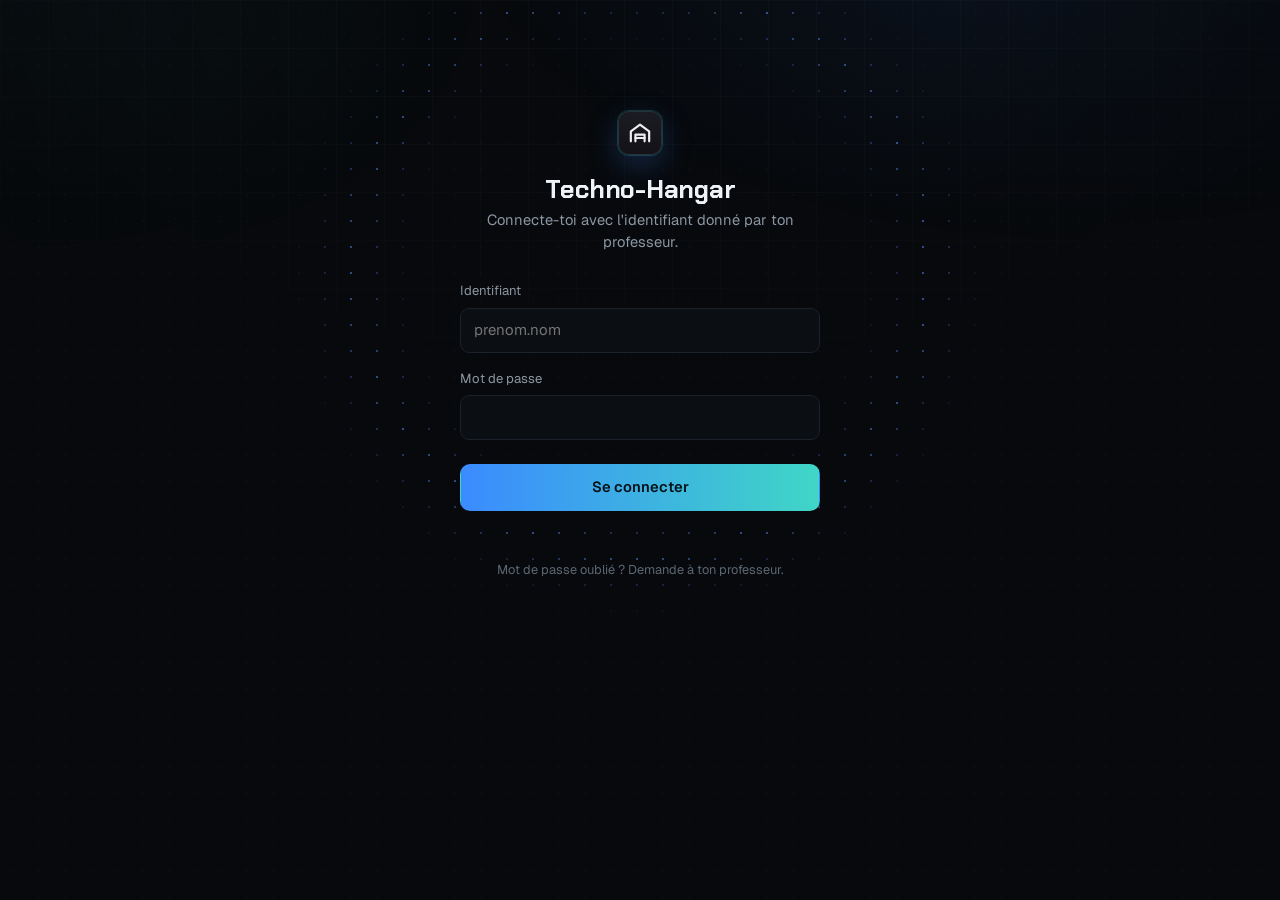
<file: voir.html>
<!DOCTYPE html>
<html lang="fr">
<head>
<meta charset="utf-8">
<meta name="viewport" content="width=device-width, initial-scale=1">
<meta name="theme-color" content="#09090b">
<title>Ressource · Techno-Hangar</title>
<link rel="preconnect" href="https://fonts.googleapis.com">
<link rel="preconnect" href="https://fonts.gstatic.com" crossorigin>
<link rel="stylesheet" href="https://fonts.googleapis.com/css2?family=Geist:wght@400;500;600;700&family=Geist+Mono:wght@400;500&family=Chakra+Petch:wght@500;600;700&display=swap" media="print" onload="this.media='all'">
<noscript><link rel="stylesheet" href="https://fonts.googleapis.com/css2?family=Geist:wght@400;500;600;700&family=Geist+Mono:wght@400;500&family=Chakra+Petch:wght@500;600;700&display=swap"></noscript>
<link rel="stylesheet" href="assets/style.css?v=14">
<link rel="stylesheet" href="assets/pass.css?v=10">
<link rel="stylesheet" href="assets/effets.css?v=1">
<link rel="stylesheet" href="assets/theme.css?v=8">
<style>
  .voir-charge { max-width: 420px; margin: 3rem auto; text-align: center; color: var(--muted); font-size: .9rem; }
  .voir-charge i { display: block; height: 6px; margin-top: .6rem; border-radius: 6px; background: var(--border2); overflow: hidden; }
  .voir-charge u { display: block; height: 100%; width: 0; background: linear-gradient(90deg, #3b8bff, #3fd6c6); transition: width .2s; }
  html, body { height: 100%; }
  body { display: flex; flex-direction: column; }
  body > footer { display: none; }
  .barre { position: relative; z-index: 2; display: flex; align-items: center; gap: .6rem; padding: .45rem 1rem; background: var(--bg2);
    border-bottom: 1px solid var(--border); flex-wrap: wrap; }
  .barre h1 { font-size: 1rem; margin: 0; flex: 1; min-width: 10rem; }
  .etat { font-size: .82rem; color: var(--muted); white-space: nowrap; }
  .etat.ok { color: var(--ok); } .etat.ko { color: var(--warn); }
  main#voir { max-width: none; width: 100%; margin: 0; padding: 0; flex: 1; display: flex; flex-direction: column; min-height: 0; }
  #cadre { position: relative; z-index: 1; flex: 1; width: 100%; border: 0; background: #fff; min-height: 70vh; }
  #msg:empty { display: none; }
  .consigne { position: relative; z-index: 2; background: var(--bg2); border-bottom: 1px solid var(--border); padding: .9rem 1rem; }
  .consigne-in { max-width: 1080px; margin: 0 auto; display: flex; gap: 1rem; align-items: flex-start; flex-wrap: wrap; }
  .consigne .txt { flex: 1; min-width: 260px; }
  .consigne h2 { margin: 0 0 .3rem; font-size: 1rem; }
  .consigne p { margin: .2rem 0; color: var(--muted); font-size: .9rem; white-space: pre-line; }
  .consigne .docs { display: flex; gap: .5rem; flex-wrap: wrap; align-items: center; }
  .consigne .docs .btn { border-color: color-mix(in srgb, var(--c-sti2d) 50%, transparent); }
  .consigne .fermer { background: none; border: 0; color: var(--faible); cursor: pointer; font-size: 1.1rem; padding: 0 .2rem; }
  #msg { padding: 2rem 1rem; max-width: 640px; margin: 0 auto; }
</style>
</head>
<body data-racine="./" data-page="voir">
<main id="voir">
  <div class="barre">
    <a class="btn" id="retour" href="index.html">← Retour</a>
    <h1 id="titre">Chargement…</h1>
    <span class="etat" id="etat"></span>
    <button class="btn" id="plein" type="button" title="Plein écran">⛶</button>
  </div>
  <div id="consigne" class="consigne" hidden></div>
  <div id="msg"></div>
  <iframe id="cadre" title="Ressource" allow="fullscreen; clipboard-write" allowfullscreen hidden></iframe>
</main>
<script src="assets/config.js?v=5"></script>
<script src="assets/th.js?v=4"></script>
<script src="catalogue.js"></script>
<script>
window.TH_VOIR = async function (acces) {
  var q = new URLSearchParams(location.search);
  var r = q.get("r") || "";                       // ex. "bts-maintenance/pompe-volumetrique-eleve.html"
  var morceaux = r.split("/"), classe = morceaux[0], fichier = morceaux.slice(1).join("/");
  var cadre = document.getElementById("cadre"), msg = document.getElementById("msg");
  var titre = document.getElementById("titre"), etat = document.getElementById("etat");
  var infos = (window.CATALOGUE || []).filter(function (x) { return x.classe === classe && x.fichier === fichier; })[0];
  document.getElementById("retour").href = classe + "/index.html" + (infos && infos.onglet ? "#" + infos.onglet : "");
  titre.textContent = infos ? infos.titre : fichier;
  document.title = titre.textContent + " · Techno-Hangar";

  function erreur(t) { titre.textContent = "Ressource indisponible"; msg.innerHTML = ""; var d = document.createElement("div"); d.className = "vide"; d.textContent = t; msg.appendChild(d); }

  if (!classe || !fichier || /\.\.|^\//.test(r)) return erreur("Adresse de ressource invalide.");

  /* Consigne et documents associés (champs « consigne » et « documents » du catalogue) */
  if (infos && (infos.consigne || (infos.documents && infos.documents.length))) {
    var bloc = document.getElementById("consigne"), el = window.TH_el;
    var docs = el("div", { class: "docs" });
    (infos.documents || []).forEach(function (d) {
      docs.appendChild(el("a", { class: "btn", href: d.url, target: "_blank", rel: "noopener", texte: "📎 " + d.titre }));
    });
    var fermer = el("button", { class: "fermer", type: "button", title: "Masquer la consigne", texte: "✕" });
    fermer.onclick = function () { bloc.hidden = true; };
    bloc.appendChild(el("div", { class: "consigne-in" }, [
      el("div", { class: "txt" }, [infos.titre_consigne ? el("h2", { texte: infos.titre_consigne }) : null, infos.consigne ? el("p", { texte: infos.consigne }) : null]),
      docs, fermer ]));
    bloc.hidden = false;
  }
  if (!TH.autorise(acces, r)) return erreur("Cette ressource ne fait pas partie de celles qui te sont ouvertes.");
  var cle = acces.cles && acces.cles[classe];
  if (!cle) return erreur("Cette ressource n'appartient pas à ta classe.");

  /* Téléchargement lancé tout de suite (en parallèle des vérifications), avec la progression affichée */
  var charge = document.createElement("div"); charge.className = "voir-charge";
  charge.innerHTML = '<span>Téléchargement…</span><i><u></u></i>';
  msg.appendChild(charge);
  var telech = (async function () {
    var rep = await fetch(classe + "/" + fichier + ".enc", { cache: "no-cache" });
    if (!rep.ok) return null;
    var total = Number(rep.headers.get("content-length")) || 0;
    if (!rep.body || !total) return rep.arrayBuffer();
    var lecteur = rep.body.getReader(), morceaux = [], recu = 0;
    for (;;) {
      var x = await lecteur.read(); if (x.done) break;
      morceaux.push(x.value); recu += x.value.length;
      var pc = Math.min(100, Math.round(recu / total * 100));
      charge.firstChild.textContent = "Téléchargement… " + pc + " %"; charge.querySelector("u").style.width = pc + "%";
    }
    var tout = new Uint8Array(recu), pos = 0;
    morceaux.forEach(function (m) { tout.set(m, pos); pos += m.length; });
    return tout.buffer;
  })();
  telech.catch(function () {});

  /* Ouverture de l'activité et points (script Supabase 03 ; sans lui, tout reste ouvert) */
  var statut = null;
  function toast(html) {
    if (!window.TH_PASS_ACTIF) return; // pass en pause : pas de messages de points
    var t = document.createElement("div"); t.className = "pa-toast"; t.innerHTML = html; document.body.appendChild(t);
    setTimeout(function () { t.remove(); }, 6000);
  }
  if (acces.role === "eleve") {
    try { statut = ((await TH.rpc("mes_activites")) || {})[r] || null; } catch (e) { statut = null; }
    if (statut && statut.statut === "ferme") {
      var o = statut.ouvre_le && new Date(statut.ouvre_le) > new Date()
        ? " Elle ouvrira le " + new Date(statut.ouvre_le).toLocaleString("fr-FR", { weekday: "long", day: "numeric", month: "long", hour: "2-digit", minute: "2-digit" }) + "." : "";
      return erreur("Cette activité est fermée pour le moment." + o);
    }
    if (statut && statut.statut === "revision") {
      var bd = document.createElement("div"); bd.className = "pa-bandeau";
      bd.textContent = "Mode révision : tu peux faire cette activité pour t'entraîner, mais elle ne rapporte pas de points en ce moment.";
      document.getElementById("voir").insertBefore(bd, document.getElementById("msg"));
    }
    if (window.TH_PRESENCE) { TH_PRESENCE.demarrer(acces, titre.textContent); TH_PRESENCE.suivreCadre(cadre); }
  }

  document.getElementById("plein").onclick = function () {
    var e = document.documentElement;
    try { if (!document.fullscreenElement) e.requestFullscreen(); else document.exitFullscreen(); } catch (x) {}
  };

  /* 1. Télécharger et déchiffrer */
  var clair;
  try {
    var brut = await telech;
    if (!brut) return erreur("Le fichier n'est pas encore en ligne.");
    charge.firstChild.textContent = "Ouverture…";
    clair = await TH.dechiffrer(brut, cle);
    charge.remove();
  } catch (e) {
    if (e && e.navigateur) return erreur("Ton navigateur est trop ancien pour ouvrir cette ressource. Mets-le à jour (ou utilise Chrome, Edge ou Firefox).");
    // Diagnostic pour le prof : avec quelle classe le fichier a-t-il été chiffré ?
    if (acces.role === "prof" && acces.cles && typeof brut !== "undefined") {
      for (var c in acces.cles) {
        if (c === classe) continue;
        try { await TH.dechiffrer(brut, acces.cles[c]); return erreur("Ce fichier a été chiffré avec la clé de la classe « " + c + " » au lieu de « " + classe + " ». Rechiffre-le en choisissant la bonne classe dans Espace prof → Ajouter une ressource, puis redépose le .enc."); } catch (x) {}
      }
      return erreur("Impossible de déchiffrer ce fichier : il est peut-être abîmé, ou ce n'est pas un fichier .enc produit par l'Espace prof.");
    }
    return erreur("Impossible d'ouvrir la ressource. Préviens ton professeur.");
  }

  var ext = (fichier.split(".").pop() || "").toLowerCase();
  var types = { html: "text/html", htm: "text/html", pdf: "application/pdf", png: "image/png", jpg: "image/jpeg",
                jpeg: "image/jpeg", svg: "image/svg+xml", mp4: "video/mp4", glb: "model/gltf-binary" };
  var blob = new Blob([clair], { type: types[ext] || "application/octet-stream" });
  var url = URL.createObjectURL(blob);

  if (!/^(html?|pdf|png|jpe?g|svg|mp4)$/.test(ext)) {
    titre.textContent = (infos ? infos.titre : fichier);
    var a = document.createElement("a"); a.href = url; a.download = fichier.split("/").pop();
    a.className = "btn primary"; a.textContent = "Télécharger le fichier";
    msg.appendChild(a); return;
  }

  /* Collègue : vu comme « prof » par l'activité (bouton 📱 Appels, validation) */
  if (acces.role === "collegue") window.TH_ACCES = Object.assign({}, acces, { role: "prof", role_reel: "collegue" });

  /* 2. Reprise de la progression (pages HTML) */
  var eleve = acces.role === "eleve" ? (TH.session() || {}).user.id : null;
  var suivi = eleve && /^html?$/.test(ext);
  var surveilles = {}, base = {}, dernierEnvoi = "", infosPage = {}, pointsVus = false;
  async function verifierPoints() {
    if (!statut || statut.type !== "activite" || statut.gagne != null) return;
    try {
      var s2 = ((await TH.rpc("mes_activites")) || {})[r];
      if (!s2 || s2.gagne == null) return;
      statut = s2;
      try { sessionStorage.removeItem("th-equip"); sessionStorage.removeItem("th-pass"); sessionStorage.removeItem("th-hud"); } catch (e) {}
      if (s2.gagne > 0) toast("Activité terminée : <b>+" + s2.gagne + " pts</b> pour ton pass !");
      else toast("Activité terminée, mais un peu trop vite : ton professeur vérifiera avant de valider tes points.");
    } catch (e) {}
  }

  function cles() {
    var a = []; try { for (var i = 0; i < localStorage.length; i++) { var k = localStorage.key(i); if (k && k.indexOf("th-") !== 0) a.push(k); } } catch (e) {}
    return a;
  }
  function lire(k) { try { return localStorage.getItem(k); } catch (e) { return null; } }

  if (suivi) {
    try {
      var lignes = await TH.rest("progression?select=etat&eleve=eq." + eleve + "&ressource=eq." + encodeURIComponent(r));
      var ls = (lignes[0] && lignes[0].etat && lignes[0].etat.ls) || {};
      Object.keys(ls).forEach(function (k) { try { localStorage.setItem(k, ls[k]); } catch (e) {} surveilles[k] = true; });
      if (lignes[0]) etat.textContent = "Progression reprise";
    } catch (e) { etat.textContent = "Reprise impossible"; etat.className = "etat ko"; }
    cles().forEach(function (k) { base[k] = lire(k); });
  }

  /* 3. Afficher */
  cadre.src = url; cadre.hidden = false;

  if (!suivi) return;

  /* 4. Enregistrer régulièrement ce que la page sauvegarde */
  async function enregistrer() {
    cles().forEach(function (k) { if (lire(k) !== base[k]) surveilles[k] = true; });
    var ls = {};
    Object.keys(surveilles).forEach(function (k) { var v = lire(k); if (v !== null) ls[k] = v; });
    var ligne = { eleve: eleve, ressource: r, etat: { ls: ls }, maj_le: new Date().toISOString() };
    if (infosPage.avancement !== undefined) ligne.avancement = infosPage.avancement;
    if (infosPage.score !== undefined) ligne.score = infosPage.score;
    if (infosPage.termine !== undefined) ligne.termine = !!infosPage.termine;
    var empreinte = JSON.stringify([ls, infosPage]);
    if (empreinte === dernierEnvoi) return;
    try {
      await TH.rest("progression?on_conflict=eleve,ressource", { method: "POST", body: ligne,
        headers: { "Prefer": "resolution=merge-duplicates,return=minimal" } });
      dernierEnvoi = empreinte;
      if (infosPage.termine && !pointsVus) { pointsVus = true; setTimeout(verifierPoints, 800); }
      etat.textContent = "Enregistré à " + new Date().toLocaleTimeString("fr-FR", { hour: "2-digit", minute: "2-digit" });
      etat.className = "etat ok";
    } catch (e) {
      etat.textContent = e.status === 403 || e.status === 401 ? "Site fermé : non enregistré" : "Pas de connexion : non enregistré";
      etat.className = "etat ko";
    }
  }
  // Première visite : on crée la ligne pour que le prof voie que l'élève a ouvert la ressource
  dernierEnvoi = "__"; enregistrer();
  setInterval(enregistrer, 10000);
  document.addEventListener("visibilitychange", function () { if (document.visibilityState === "hidden") enregistrer(); });
  window.addEventListener("pagehide", enregistrer);

  // Les pages peuvent aussi signaler leur avancement :
  // parent.postMessage({ type: "th-progression", avancement: 60, score: 12, termine: false }, "*")
  // Entraînement et jeux (rejouables) : parent.postMessage({ type: "th-entrainement", score: 16 }, "*")  (score sur 20, facultatif)
  window.addEventListener("message", function (ev) {
    if (ev.source !== cadre.contentWindow || !ev.data || ev.data.type !== "th-entrainement") return;
    enregistrer();
    TH.rpc("entrainement_valider", { p_ressource: r, p_score: ev.data.score == null ? null : Number(ev.data.score) }).then(function (x) {
      if (!x) return;
      try { sessionStorage.removeItem("th-equip"); sessionStorage.removeItem("th-pass"); sessionStorage.removeItem("th-hud"); } catch (e) {}
      if (x.ok && x.points > 0) toast("Bravo : <b>+" + x.points + " pts</b> · aujourd'hui " + x.jour + " / " + x.plafond);
      else if (x.ok) toast("Plafond du jour atteint (" + x.plafond + " pts). Reviens demain pour gagner encore des points !");
      else if (x.raison === "trop_tot") toast("Points déjà comptés il y a peu : refais-la encore un peu plus tard.");
      else if (x.raison === "revision") toast("Mode révision : pas de points en ce moment.");
    }).catch(function () {});
  });
  window.addEventListener("message", function (ev) {
    if (ev.source !== cadre.contentWindow || !ev.data || ev.data.type !== "th-progression") return;
    ["avancement", "score", "termine"].forEach(function (k) { if (ev.data[k] !== undefined) infosPage[k] = ev.data[k]; });
    if (Number(infosPage.avancement) >= 100) infosPage.termine = true;   // tout fait = terminé (pas besoin du PDF)
    enregistrer();
  });
};
</script>
<script src="assets/presence.js?v=2"></script>
<script src="assets/effets.js?v=1"></script>
<script src="assets/pass.js?v=22"></script>
<script src="assets/site.js?v=25"></script>
</body>
</html>
</file>
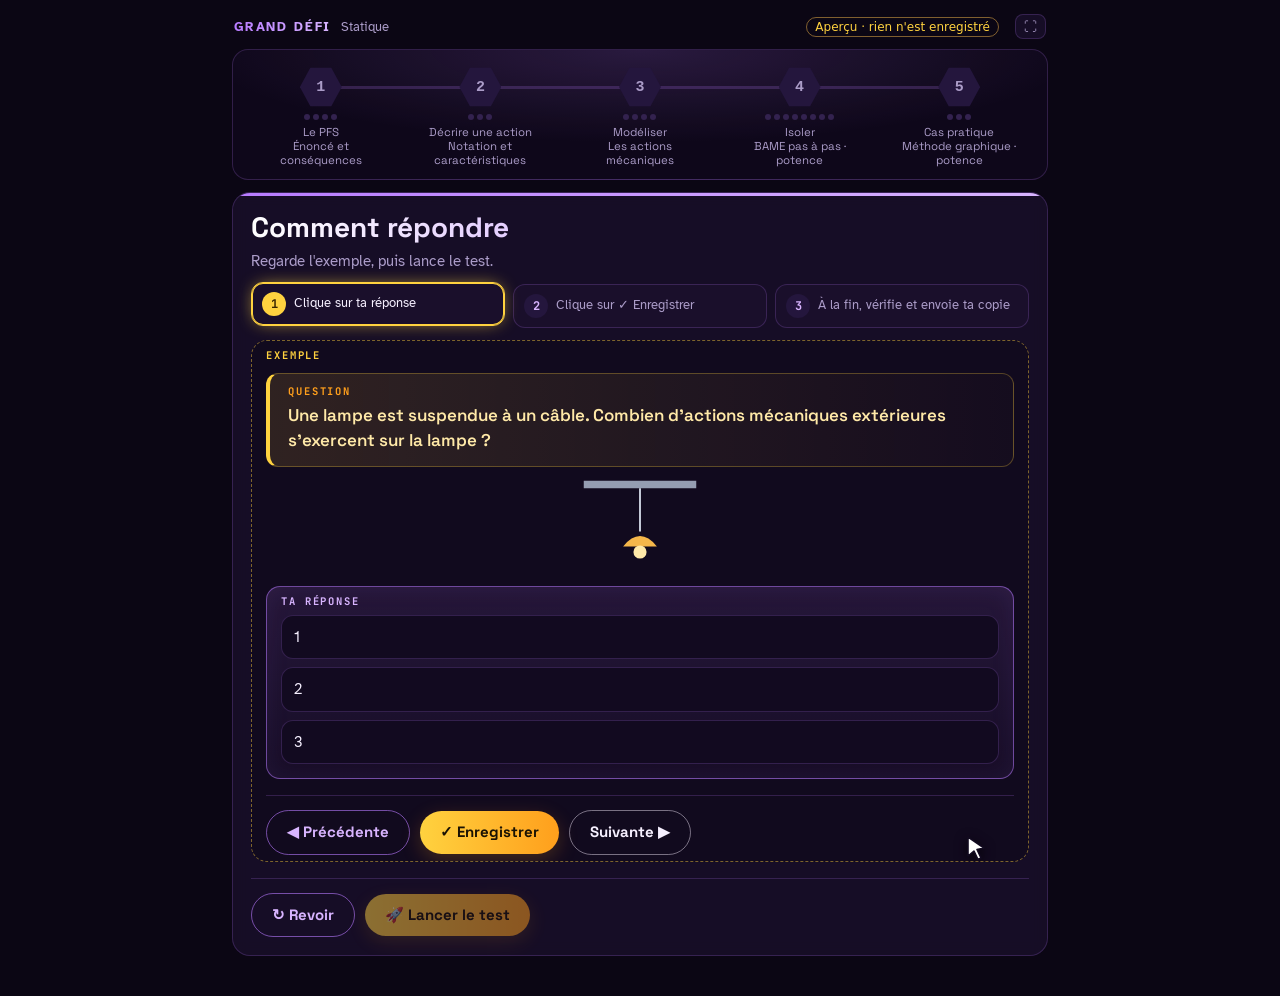
<file: terminale-sti2d/defi-statique-eleve.html>
<!DOCTYPE html>
<html lang="fr">
<head>
<meta charset="utf-8">
<meta name="viewport" content="width=device-width,initial-scale=1">
<title>Grand défi · Statique</title>
<link rel="preconnect" href="https://fonts.googleapis.com">
<link href="https://fonts.googleapis.com/css2?family=Space+Grotesk:wght@500;600;700&family=Atkinson+Hyperlegible:wght@400;700&family=JetBrains+Mono:wght@500;600&display=swap" rel="stylesheet">
<style>
:root{--bg:#0b0614;--pn:rgba(26,15,43,.80);--pn2:#1a0f2b;--ln:rgba(183,123,255,.20);--tx:#f6f0ff;--mu:#ab9cc8;--a1:#b77bff;--a2:#d8b4ff;--g1:#ffd23f;--g2:#ff9f1c;--ok:#45f0a6;--ko:#ff5c7c;--or:#ff9a3d;--gold:#ffd23f;--vi:#b07cff;--display:"Space Grotesk","Segoe UI",sans-serif;--body:"Atkinson Hyperlegible",Verdana,sans-serif;--mono:"JetBrains Mono",Consolas,monospace}
*{box-sizing:border-box}
html,body{margin:0;background:var(--bg);color:var(--tx);font:15px/1.5 var(--body)}
body{overflow-x:hidden}
body::before{content:"";position:fixed;inset:-20%;z-index:-1;pointer-events:none;background:radial-gradient(40% 35% at 20% 15%,rgba(140,60,255,.28),transparent 70%),radial-gradient(35% 30% at 85% 25%,rgba(255,200,60,.10),transparent 70%),radial-gradient(45% 40% at 60% 95%,rgba(90,40,200,.22),transparent 70%);animation:aur 22s ease-in-out infinite alternate}
body::after{content:"";position:fixed;inset:0;z-index:-1;pointer-events:none;opacity:.45;background-image:radial-gradient(rgba(200,170,255,.18) 1px,transparent 1px);background-size:26px 26px;-webkit-mask-image:linear-gradient(#000,transparent 85%);mask-image:linear-gradient(#000,transparent 85%)}
@keyframes aur{50%{transform:translate(3%,-2%) rotate(4deg)}100%{transform:translate(-3%,2%) rotate(-3deg)}}
@keyframes shine{to{background-position:-200% 0}}
h1,h2,.qt,.chip,.node small,.btn{font-family:var(--display)}
.cnt,.meta,#chrono{font-family:var(--mono)!important}
button{font:inherit;color:inherit;cursor:pointer}
#app{max-width:840px;margin:0 auto;padding:10px 12px 40px}
.top{display:flex;justify-content:space-between;align-items:center;padding:4px 2px 10px;gap:10px}
.top .tt b{font-size:13px;letter-spacing:.14em;text-transform:uppercase;background:linear-gradient(90deg,var(--a1),var(--a2));-webkit-background-clip:text;background-clip:text;color:transparent}
.top .tt span{margin-left:10px;color:var(--mu);font-size:13px}
.meta{display:flex;gap:8px;align-items:center;font:13px ui-monospace,Menlo,monospace;color:var(--mu)}
.meta button{background:var(--pn);border:1px solid var(--ln);border-radius:8px;padding:3px 8px}
.tag{white-space:nowrap;font:12px system-ui;padding:2px 8px;border-radius:99px;border:1px solid var(--ln)}
.tag.ap{color:var(--gold);border-color:rgba(245,183,74,.5)}

/* ---------- échelle des paliers ---------- */
.ladder{position:relative;display:grid;grid-template-columns:repeat(5,1fr);gap:4px;padding:16px 10px 12px;border:1px solid var(--ln);border-radius:16px;
 background:radial-gradient(90% 120% at 50% 0%,rgba(183,123,255,.16),transparent 60%),rgba(16,9,28,.75)}
.ladder .rail{position:absolute;left:10%;right:10%;top:36px;height:3px;background:var(--ln);border-radius:2px}
.ladder .rail b{position:absolute;left:0;top:0;bottom:0;border-radius:2px;background:linear-gradient(90deg,var(--g1),var(--a2));box-shadow:0 0 12px rgba(183,123,255,.6);transition:width .8s cubic-bezier(.2,.9,.2,1)}
.node{position:relative;z-index:1;display:flex;flex-direction:column;align-items:center;text-align:center;gap:6px}
.node .hx{width:42px;height:42px;display:grid;place-items:center;clip-path:polygon(25% 4%,75% 4%,100% 50%,75% 96%,25% 96%,0 50%);background:#24163d;color:var(--mu);font:700 15px ui-monospace,monospace;transition:background .4s,color .4s,transform .4s}
.node{transition:transform .35s cubic-bezier(.2,.9,.2,1)}
.node .hw{position:relative;filter:drop-shadow(0 0 0 transparent);transition:filter .4s}
.node .hx{position:relative;overflow:hidden}
.node .hx::after{content:"";position:absolute;inset:-20%;background:linear-gradient(115deg,transparent 35%,rgba(255,255,255,.75) 50%,transparent 65%);transform:translateX(-130%);transition:transform .7s cubic-bezier(.2,.8,.2,1)}
.node.done .hx{background:linear-gradient(135deg,#fff3b0 0%,var(--g1) 35%,var(--g2) 100%);color:#3a2600;font-size:18px}
.node.done .hw{filter:drop-shadow(0 0 10px rgba(255,190,40,.55))}
.node.done small{color:var(--g1)}
.node.done .dots i{background:var(--g1)}
.node:hover{transform:translateY(-3px)}
.node:hover .hx::after{transform:translateX(130%)}
.node.done:hover .hw{filter:drop-shadow(0 0 18px rgba(255,190,40,.9))}
.node.done .hx{animation:or 3.2s ease-in-out infinite}
@keyframes or{50%{background-position:100% 0;filter:brightness(1.12)}}
.node.cur .hw{animation:pulse 1.8s ease-in-out infinite}
@keyframes pulse{50%{filter:drop-shadow(0 0 12px rgba(183,123,255,.7))}}
.node.gagne .hx{animation:gain .9s cubic-bezier(.3,1.6,.4,1)}
@keyframes gain{0%{transform:scale(.4) rotate(-90deg)}100%{transform:none}}
.node.cur .hx{background:#35205c;color:var(--tx);box-shadow:0 0 0 2px var(--a2) inset;transform:scale(1.12)}
.node.cur .hx{outline:2px solid var(--a2)}
.node small{font-size:11.5px;line-height:1.2;color:var(--mu);max-width:120px}
.node.cur small{color:var(--tx);font-weight:600}
.node .dots{display:flex;gap:3px;height:6px}
.node .dots i{width:6px;height:6px;border-radius:50%;background:#33224f}
.node .dots i.f{background:var(--a2)}
.node.done .dots i{background:var(--a2)}
@media (max-width:560px){.node small{display:none}.node.cur small{display:block;position:absolute;top:58px;white-space:nowrap}.ladder{padding-bottom:30px}}

/* ---------- carte ---------- */
main{margin-top:12px}
.card{position:relative;overflow:hidden;background:var(--pn);backdrop-filter:blur(8px);border:1px solid var(--ln);border-radius:18px;padding:18px}
.card::before{content:"";position:absolute;inset:0 0 auto 0;height:3px;background:linear-gradient(90deg,var(--a1),var(--a2))}
.qh{display:flex;justify-content:space-between;align-items:center;margin-bottom:8px;gap:8px}
.chip{font-size:12px;padding:3px 9px;border-radius:99px;border:1px solid var(--ln);color:var(--a2)}
.cnt{font:12px ui-monospace,monospace;color:var(--mu)}
.ctx{margin:0 0 8px;padding:7px 10px;border-radius:10px;background:var(--pn2);color:var(--mu);font-size:13px}
.ctx b{color:var(--tx)}
.qt{position:relative;font-size:17px;font-weight:600;margin:4px 0 14px;padding:12px 16px 12px 18px;color:#ffe9a8;background:linear-gradient(90deg,rgba(255,210,63,.13),rgba(255,210,63,.02));border:1px solid rgba(255,210,63,.28);border-left:4px solid var(--g1);border-radius:12px}
.qt::before{content:"QUESTION";display:block;font:700 10.5px/1 var(--mono);letter-spacing:.18em;color:var(--g2);margin-bottom:6px}
.qt b{color:#fff}
.rep{position:relative;margin:4px 0 0;padding:28px 14px 14px;border:1.5px solid rgba(183,123,255,.55);border-radius:14px;background:linear-gradient(180deg,rgba(183,123,255,.12),rgba(183,123,255,.04));box-shadow:inset 0 0 24px rgba(183,123,255,.08)}
.rep::before{content:"TA RÉPONSE";position:absolute;top:9px;left:14px;font:700 10.5px/1 var(--mono);letter-spacing:.18em;color:var(--a2)}
.rep .opt,.rep .tagc,.rep .numrow input,.rep .bsel select,.rep .acro input{background:#120a20}
.rep .opt:hover:not(:disabled){border-color:var(--a1)}
.fig{background:#0d0818;border:1px solid var(--ln);border-radius:12px;padding:6px;margin:0 0 12px}
.fig svg{display:block;width:100%;height:auto;max-height:360px}
.fig .hint{font-size:12px;color:var(--mu);text-align:center;padding:2px 0 4px}
.fig.clic svg{cursor:crosshair}
.opts{display:grid;gap:8px}
.opt{text-align:left;background:var(--pn2);border:1px solid var(--ln);border-radius:12px;padding:10px 12px;transition:border-color .15s}
.opt:hover:not(:disabled){border-color:#3e4454}
.opt.sel{border-color:var(--a1);box-shadow:0 0 0 1px var(--a1) inset}
.chips{display:flex;flex-wrap:wrap;gap:8px}
.chips .opt{padding:8px 12px}
.numrow{display:flex;align-items:center;gap:8px}
.numrow input{width:180px;background:var(--pn2);border:1px solid var(--ln);border-radius:10px;color:var(--tx);font:16px ui-monospace,monospace;padding:9px 11px}
.numrow input:focus{outline:none;border-color:var(--a1)}
.numrow span{color:var(--mu)}
.tors{display:flex;align-items:center;gap:6px;font:16px ui-monospace,monospace}
.tors .br{font-size:64px;line-height:1;color:var(--mu);font-weight:200}
.tg{display:grid;grid-template-columns:repeat(2,52px);gap:6px}
.tg button{height:38px;background:var(--pn2);border:1px solid var(--ln);border-radius:9px;font:600 16px ui-monospace,monospace}
.tg button.z{color:var(--ko);border-color:rgba(255,93,108,.5);background:rgba(255,93,108,.08)}
.tors .pt{color:var(--mu);font-size:13px;align-self:flex-end;margin-bottom:12px}
.bame{width:100%;border-collapse:separate;border-spacing:6px}
.bame th{font-size:12px;color:var(--mu);font-weight:600;text-align:center}
.bame th:first-child{text-align:left}
.bame td:first-child{font-weight:700}
.bame td button{width:100%;height:38px;border-radius:9px;border:1px solid var(--ln);background:var(--pn2);font-weight:700}
.trous{font-size:16px;line-height:2.5}
.trous p.trou{margin:0 0 6px}
.slot{min-width:110px;border:1px dashed var(--a2);background:rgba(183,123,255,.06);color:var(--mu);border-radius:8px;padding:2px 10px;margin:0 3px;font:inherit;line-height:1.6}
.slot.f{border-style:solid;color:var(--tx);font-weight:600}
.slot.on{box-shadow:0 0 0 2px var(--a1)}
.bame.tete .slot{width:100%;min-width:0;margin:0;font-size:13px;line-height:1.3;padding:6px 4px}
.bame.tete td{text-align:center;color:var(--mu);line-height:1.4}
.tagz{display:flex;flex-wrap:wrap;gap:8px;margin-top:12px;min-height:36px}
.tagc{background:var(--pn2);border:1px solid var(--ln);border-radius:99px;padding:6px 14px}
.tagc:hover{border-color:var(--a2)}
.rec{display:grid;gap:8px;margin:0 0 12px}
.rec div{display:flex;flex-wrap:wrap;align-items:center;gap:8px}
.rec b{min-width:170px;font-size:13px}
.rec span{display:flex;flex-wrap:wrap;gap:6px}
.rq{width:38px;height:34px;border-radius:9px;border:1px dashed var(--ko);background:none;color:var(--ko);font-weight:700}
.rq.ok{border:1px solid var(--a2);color:#04131a;background:var(--a2)}
.rq.lk{border:1px solid var(--ln);color:var(--mu);background:var(--pn2)}
.fb.ok{color:var(--ok)}
.burst{position:fixed;left:0;top:0;pointer-events:none;z-index:60;width:7px;height:7px;border-radius:50%;animation:bu .8s cubic-bezier(.15,.8,.3,1) forwards}
.burst.sq{border-radius:2px}
@keyframes bu{to{transform:translate(var(--x),var(--y)) rotate(var(--r)) scale(.2);opacity:0}}
.ripple{position:fixed;pointer-events:none;z-index:59;width:10px;height:10px;margin:-5px 0 0 -5px;border-radius:50%;border:2px solid var(--g1);animation:rp .55s ease-out forwards}
@keyframes rp{to{transform:scale(7);opacity:0}}
.node.done .dots i,.node.done .dots i.f{background:var(--g1);box-shadow:0 0 6px rgba(255,200,60,.7)}
.node.done .hx{font-size:22px}
.pal>div{text-align:center}
.pal .hx{background:linear-gradient(135deg,#fff3b0,var(--g1) 40%,var(--g2))!important;color:#3a2600!important;filter:drop-shadow(0 0 18px rgba(255,190,40,.7))}
.tsteps{display:grid;grid-template-columns:repeat(3,1fr);gap:8px;margin:0 0 12px}
.tsteps div{display:flex;align-items:center;gap:8px;padding:9px 10px;border-radius:12px;border:1px solid var(--ln);background:var(--pn2);color:var(--mu);font-size:13px;transition:all .3s}
.tsteps i{font-style:normal;flex:none;width:24px;height:24px;border-radius:50%;display:grid;place-items:center;background:#24163d;color:var(--a2);font:700 12px var(--mono)}
.tsteps div.on{border-color:var(--g1);color:var(--tx);box-shadow:0 0 0 1px var(--g1) inset,0 0 18px -6px var(--g1);transform:translateY(-2px)}
.tsteps div.on i{background:var(--g1);color:#3a2600}
.tsteps div.fait{color:var(--tx)}
.tsteps div.fait i{background:var(--a1);color:#fff}
.demo{position:relative;padding:28px 14px 6px;border:1.5px dashed rgba(255,210,63,.45);border-radius:16px;background:rgba(0,0,0,.18);overflow:hidden;min-height:340px}
.demo .dtag{position:absolute;top:9px;left:14px;font:700 10.5px/1 var(--mono);letter-spacing:.18em;color:var(--g1)}
.demo button{pointer-events:none}
.tfig{display:flex;justify-content:center;margin:-4px 0 6px}
.curs{position:absolute;z-index:5;left:92%;top:95%;transition:left .8s cubic-bezier(.5,0,.2,1),top .8s cubic-bezier(.5,0,.2,1),opacity .4s,transform .15s;filter:drop-shadow(0 3px 6px rgba(0,0,0,.6))}
.curs.press{transform:scale(.8)}
.dtoast{position:absolute;left:50%;bottom:16px;transform:translateX(-50%);background:var(--pn2);border:1px solid var(--a2);color:var(--a2);padding:7px 14px;border-radius:99px;font-weight:600;animation:pop .4s}
.btn.go-t.pret{animation:prete 1.6s ease-in-out infinite}
@keyframes prete{50%{box-shadow:0 0 0 6px rgba(255,210,63,.18),0 10px 30px -8px var(--g2)}}
.sortw,.veil p.sortw{color:var(--ko);font-weight:700}
@media (max-width:560px){.tsteps{grid-template-columns:1fr}}
.tgrid{display:grid;grid-template-columns:1fr;gap:12px;align-items:start}
.tgrid>.fig svg{max-height:260px}
@media (max-width:700px){.tgrid{grid-template-columns:1fr}}
.tgrid>.fig{position:static}
.tgrid>.fig svg{transform-origin:14% 40%}
.tgrid>.fig svg.equi{animation:equi 1.3s ease}
@keyframes equi{0%,100%{filter:none}40%{filter:drop-shadow(0 0 14px #45f0a6) brightness(1.15)}}
.tgrid>.fig svg.tombe{animation:tombe 1.4s cubic-bezier(.5,0,.6,1)}
@keyframes tombe{0%{transform:none}55%{transform:translateX(-14px) rotate(-16deg);filter:drop-shadow(0 0 12px #ff5c7c)}75%{transform:translateX(-14px) rotate(-16deg)}100%{transform:none}}
.tracer{padding-top:30px}
.tbar{display:flex;flex-wrap:wrap;gap:6px;align-items:center;margin-bottom:8px}
.tb{background:#120a20;border:1px solid var(--ln);border-radius:9px;padding:6px 10px;font-size:13px}
.tb.on{border-color:var(--g1);color:var(--g1);box-shadow:0 0 0 1px var(--g1) inset}
.tsc{margin-left:auto;font:12px var(--mono);color:var(--mu)}
.tfig2{margin:0;background:#0d0818}
.tmes{margin:8px 0 0;font:12.5px var(--mono);color:var(--g1)}
.acro{display:grid;gap:8px}
.acro div{display:flex;align-items:center;gap:6px}
.acro b{font:800 30px/1 ui-monospace,monospace;width:30px;color:var(--a2)}
.acro input{flex:1;max-width:320px;background:var(--pn2);border:0;border-bottom:2px solid var(--ln);color:var(--tx);font:18px system-ui;padding:6px 4px}
.acro input:focus{outline:none;border-bottom-color:var(--a1)}
.pk line{stroke:transparent;stroke-width:26;cursor:pointer;pointer-events:stroke}
.pk line:hover{stroke:rgba(183,123,255,.18)}
.bsel select{width:100%;background:var(--pn2);color:var(--tx);border:1px solid var(--ln);border-radius:9px;padding:8px 6px;font:inherit}
.bsel select.v{border-color:var(--a2)}
.bame td button.k{border-color:rgba(63,214,154,.55);color:var(--ok);background:rgba(63,214,154,.08)}
.act{display:flex;align-items:center;gap:10px;margin-top:16px;padding-top:14px;border-top:1px solid var(--ln);flex-wrap:wrap}
.btn.nav{background:transparent;color:var(--a2);border:1.5px solid rgba(183,123,255,.6);box-shadow:none}
.btn.nav:hover:not(:disabled){background:rgba(183,123,255,.14);box-shadow:0 8px 22px -10px var(--a1)}
.btn.nav.suiv{color:#f6f0ff;border-color:rgba(246,240,255,.45)}
.btn.nav.suiv:hover:not(:disabled){background:rgba(246,240,255,.10);box-shadow:0 8px 22px -10px #fff}
.act .fb{flex-basis:100%;order:9}
.btn{position:relative;overflow:hidden;border:0;border-radius:999px;padding:10px 20px;font-weight:700;color:#1a1203;background:linear-gradient(90deg,var(--g1),var(--g2));box-shadow:0 6px 20px rgba(255,163,26,.22)}
.btn::after{content:"";position:absolute;inset:0;background:linear-gradient(110deg,transparent 30%,rgba(255,255,255,.45) 50%,transparent 70%);transform:translateX(-120%);transition:transform .6s}
.btn:hover:not(:disabled)::after{transform:translateX(120%)}
.btn:hover:not(:disabled){transform:translateY(-2px);box-shadow:0 10px 28px -8px var(--g2)}
.btn{transition:transform .2s,box-shadow .2s}
.btn:disabled{opacity:.5;cursor:default}
.btn.sec{background:var(--pn2);color:var(--tx);border:1px solid var(--ln);box-shadow:none}
.btn.lien{background:none;border:0;box-shadow:none;color:var(--mu);padding:10px 6px;text-decoration:underline}
.fb{font-weight:600}.fb.ok{color:var(--ok)}.fb.ko{color:var(--ko)}.fb.mu{color:var(--mu)}
.corr{margin:12px 0 0;padding:8px 10px;border-radius:10px;border:1px dashed var(--ko);color:#ff8a95;font-size:14px}
sub{font-size:.7em}
.saved{position:fixed;left:50%;bottom:28px;transform:translateX(-50%);background:var(--pn2);border:1px solid var(--a2);color:var(--a2);padding:8px 16px;border-radius:99px;font-weight:600;z-index:20}

/* intro / bilan */
.intro h1{margin:0 0 6px;font:700 28px/1.15 var(--display);background:linear-gradient(90deg,#fff,var(--a1) 45%,var(--a2));background-size:200% 100%;-webkit-background-clip:text;background-clip:text;color:transparent;animation:shine 6s linear infinite}
.intro p{color:var(--mu);margin:0 0 12px}
.regles{display:grid;gap:8px;margin:0 0 16px;padding:0;list-style:none}
.regles li{display:flex;gap:10px;align-items:center;padding:9px 12px;background:var(--pn2);border:1px solid var(--ln);border-radius:12px}
.regles i{font-style:normal;font-size:18px;width:24px;text-align:center}
.regles li.w{border-color:rgba(255,93,108,.45)}
.big{font:800 46px/1 ui-monospace,monospace;margin:6px 0}
.big small{font-size:20px;color:var(--mu)}
.bars{display:grid;gap:8px;margin:14px 0}
.bars div{display:grid;grid-template-columns:170px 1fr 48px;gap:8px;align-items:center;font-size:13px}
.bars em{height:8px;border-radius:5px;background:var(--pn2);overflow:hidden}
.bars em b{display:block;height:100%;background:linear-gradient(90deg,var(--a1),var(--a2))}

/* bandeau palier + sortie */
.veil{position:fixed;inset:0;z-index:30;display:flex;align-items:center;justify-content:center;background:rgba(5,6,9,.82);backdrop-filter:blur(3px);padding:20px}
.veil .box{max-width:440px;text-align:center;background:var(--pn);border:1px solid var(--ln);border-radius:18px;padding:22px}
.veil .box.w{border-color:var(--ko);box-shadow:0 0 40px rgba(255,93,108,.25)}
.veil h2{margin:6px 0 6px}
.veil p{color:var(--mu);margin:0 0 14px}
.pal{animation:pal 2.2s forwards}
.pal .hx{width:74px;height:74px;margin:0 auto;display:grid;place-items:center;clip-path:polygon(25% 4%,75% 4%,100% 50%,75% 96%,25% 96%,0 50%);background:linear-gradient(135deg,var(--a1),var(--a2));color:#1a1203;font:800 26px ui-monospace,monospace;animation:pop .7s cubic-bezier(.3,1.6,.4,1)}
.pal b{display:block;margin-top:10px;font:800 13px/1 system-ui;letter-spacing:.2em;color:var(--a2)}
.pal span{display:block;margin-top:6px;font-size:20px;font-weight:700}
@keyframes pal{0%{opacity:0}10%{opacity:1}82%{opacity:1}100%{opacity:0;visibility:hidden}}
@keyframes pop{0%{transform:scale(.2) rotate(-30deg)}100%{transform:none}}

/* pilotage prof */
.pilot h2{margin:0 0 10px;font-size:18px}
.sw{display:flex;flex-wrap:wrap;gap:10px;margin-bottom:14px}
.sw label{display:flex;gap:8px;align-items:center;padding:8px 12px;border:1px solid var(--ln);border-radius:12px;background:var(--pn2);cursor:pointer}
.sw label.on{border-color:var(--a2)}
.big-sw{font-weight:700}
.tab{width:100%;border-collapse:collapse;font-size:13px}
.tab th{text-align:left;color:var(--mu);font-weight:600;padding:6px;border-bottom:1px solid var(--ln)}
.tab td{padding:7px 6px;border-bottom:1px solid #1d2029}
.tab .w{color:var(--ko);font-weight:700}
.tab tr.flash td{animation:flash 1.2s 3}
@keyframes flash{50%{background:rgba(255,92,124,.18)}}
.sw select{background:var(--pn2);color:var(--tx);border:1px solid var(--ln);border-radius:8px;padding:3px 6px;font:inherit}
.tab button{background:var(--pn2);border:1px solid var(--ln);border-radius:8px;padding:2px 8px;font-size:12px}
.qstat{display:grid;gap:5px;margin-top:8px}
.qstat div{display:grid;grid-template-columns:190px 1fr 70px;gap:8px;align-items:center;font-size:12px}
.qstat em{height:7px;border-radius:4px;background:var(--pn2);overflow:hidden}
.qstat em b{display:block;height:100%;background:var(--a2)}
.qstat em b.lo{background:var(--ko)}
.scroll{overflow-x:auto}
@media (max-width:560px){.top .tt span{display:none}.top .tt b{white-space:nowrap}.bars div{grid-template-columns:110px 1fr 44px}.big{font-size:38px}}
@media (prefers-reduced-motion:reduce){*{animation:none!important;transition:none!important}}
</style>
</head>
<body>
<div id="app">
 <header class="top">
  <div class="tt"><b>Grand défi</b><span>Statique</span></div>
  <div class="meta"><span id="sorties"></span><span id="mode"></span><span id="chrono"></span><button id="fs" type="button" title="Plein écran">⛶</button></div>
 </header>
 <section class="ladder" id="ladder"></section>
 <main id="main"></main>
</div>

<script>
/* =====================================================================
   Grand défi de fin de séquence · Statique (Terminale STI2D)
   Sur le site : réponses envoyées au serveur (RPC defi_*), corrigées côté serveur,
   une seule réponse par question, sortie de page détectée.
   ===================================================================== */
const SECOURS=/*SECOURS*/null;
const PROF_NAV=false;
const RESS_DEF='terminale-sti2d/defi-statique-eleve.html';
const PAL=[null,
 {n:'Le PFS',i:'Énoncé et conséquences'},
 {n:'Décrire une action',i:'Notation et caractéristiques'},
 {n:'Modéliser',i:'Les actions mécaniques'},
 {n:'Isoler',i:'BAME pas à pas · potence'},
 {n:'Cas pratique',i:'Méthode graphique · potence'}];
const NP=PAL.length-1;
const CTX={pot:'Potence : charge <b>P = 1200 N</b> en D · 0 mur, 1 poutre, 2 jambe de force · poids des pièces négligés',
 ech:'Échelle appuyée contre un mur : <b>P = 800 N</b> en G (peintre + échelle) · contact en B sans frottement · frottement au sol en A · 0 mur et sol, 1 échelle'};
const V=(l,i)=>`${l}<sub>${i}</sub>`;

const Q=[

 {id:'p1',p:1,type:'tags',ord:1,q:'Complète l\'énoncé du PFS avec les étiquettes.',tpl:'<p class="trou">Un solide est en {0} si la somme des actions mécaniques {1} qui s\'exercent sur lui est {2}.</p>',tags:['équilibre','mouvement','extérieures','intérieures','nulle','maximale']},
 {id:'p2',p:1,type:'tags',ord:1,q:'Complète les deux conséquences du PFS.',tpl:'<p class="trou">La somme des {0} est nulle : le solide ne se {1} pas.</p><p class="trou">La somme des {2} est nulle : le solide ne {3} pas.</p>',tags:['forces','moments','déplace','tourne','masses','déforme']},
 {id:'b4',p:1,type:'qcm',q:'Solide en équilibre sous l\'action de 2 forces : ces forces ont…',o:['même direction, même intensité, sens contraires','même point d\'application et même sens','des directions perpendiculaires','seulement la même intensité']},
 {id:'b6',p:1,type:'tags',ord:1,q:'Complète la condition d\'équilibre d\'un solide soumis à 3 forces non parallèles.',tpl:'<p class="trou">Les 3 forces sont {0} : leurs directions se coupent en un même point I.</p><p class="trou">Le {1} des forces (triangle des forces) est {2}.</p>',tags:['concourantes','parallèles','dynamique','moment','fermé','ouvert']},

 {id:'b2',p:2,type:'qcm',fig:'a12',q:`Sur ce schéma, ${V('A','1/2')} désigne :`,o:['l\'action de 1 sur 2 au point A','l\'action de 2 sur 1 au point A','la distance entre 1 et 2 en A','le moment en A de 2 sur 1']},
 {id:'b3',p:2,type:'tags',fig:'a12',q:'Complète l\'en-tête du tableau avec les 4 caractéristiques d\'une action mécanique.',tpl:'<table class="bame tete"><tr><th>Action</th><th>{0}</th><th>{1}</th><th>{2}</th><th>{3}</th></tr><tr><td>A<sub>1/2</sub></td><td>…</td><td>…</td><td>…</td><td>…</td></tr></table>',tags:['point d\'application','direction','sens','intensité','masse','vitesse']},
 {id:'b5',p:2,type:'mots',lettres:['B','A','M','E'],q:'Ce tableau s\'appelle un BAME. Complète chaque mot.'},

 {id:'m1',p:3,type:'num',fig:'caisse',q:'Caisse de masse m = 45 kg (g = 9,81 m/s²). Son poids P ?',u:'N'},
 {id:'m5',p:3,type:'click',fig:'vec',q:'Représente le poids P à l\'échelle : clique sur l\'extrémité de la flèche.'},
 {id:'m2',p:3,type:'qcm',fig:'ponct',q:`Contact ponctuel <b>sans frottement</b> en A entre le rouleau 1 et le plan incliné 0 : la direction de ${V('A','0/1')} est…`,o:['perpendiculaire (normale) au plan, en A','parallèle au plan incliné','verticale','horizontale']},
 {id:'m4',p:3,type:'qcm',fig:'cable',q:'Le câble (poids négligé) soulève la caisse. Il exerce sur elle une action…',o:['selon la direction du câble, qui tire','perpendiculaire au câble','selon le câble, qui pousse','toujours verticale']},

 {id:'i1',p:4,type:'pick',cas:'pot',fig:'pot',f:{pick:1},q:'<b>Étape 1</b> · Isole la jambe de force 2 : clique sur la pièce.'},
 {id:'i2',p:4,isoFrom:'i1',type:'qcm',ns:1,cas:'pot',fig:'pot',f:{iso:'2'},q:'<b>Étape 2</b> · Combien d\'actions mécaniques extérieures s\'exercent sur la jambe de force 2 ?',o:['1','2','3','4']},
 {id:'i3',p:4,isoFrom:'i1',type:'qcm',cas:'pot',fig:'pot',f:{iso:'2'},q:'<b>Étape 3</b> · La jambe de force 2 est un…',o:['solide soumis à 2 forces','solide soumis à 3 forces non parallèles','solide soumis à 3 forces parallèles','solide soumis à 4 forces']},
 {id:'i4',p:4,isoFrom:'i1',type:'bsel',cas:'pot',fig:'pot',f:{iso:'2'},q:'<b>Étape 4</b> · Complète le BAME de la jambe de force 2.',rows:[V('B','1/2'),V('C','0/2')]},
 {id:'i5',p:4,type:'pick',cas:'pot',fig:'pot',f:{pick:1},q:'<b>Étape 5</b> · Isole maintenant la poutre 1 : clique sur la pièce.'},
 {id:'i6',p:4,isoFrom:'i5',type:'qcm',ns:1,cas:'pot',fig:'pot',f:{iso:'1'},q:'<b>Étape 6</b> · Combien d\'actions mécaniques extérieures s\'exercent sur la poutre 1 ?',o:['1','2','3','4']},
 {id:'i7',p:4,isoFrom:'i5',type:'bsel',cas:'pot',fig:'pot',f:{iso:'1'},q:'<b>Étape 7</b> · Complète le BAME de la poutre 1.',rows:['P',V('B','2/1'),V('A','0/1')]},
 {id:'i8',p:4,isoFrom:'i5',type:'qcm',cas:'pot',fig:'pot',f:{iso:'1'},q:'<b>Étape 8</b> · La poutre 1 est un…',o:['solide soumis à 2 forces','solide soumis à 3 forces non parallèles','solide soumis à 3 forces parallèles','solide soumis à 4 forces']},
 {id:'e1',p:5,type:'click',cas:'pot',fig:'pot',f:{grid:1},q:'La poutre 1 est soumise à 3 forces. Clique sur leur point de concours I.'},
 {id:'e2',p:5,type:'qcm',cas:'pot',fig:'pot',f:{},q:`Direction de ${V('A','0/1')} ?`,o:['la droite (AI)','la droite (AD)','la verticale en A','la droite (AC)']},
 {id:'e3',p:5,type:'trace',cas:'pot',q:`Trace le dynamique (triangle des forces) de la poutre 1, puis vérifie si elle est en équilibre. <b>3 essais.</b>`}


];
const LAB={"b2": "Notation A1/2", "b3": "Caractéristiques (tableau)", "b4": "Solide soumis à 2 forces", "m1": "Calcul du poids", "m2": "Contact ponctuel (plan incliné)", "m4": "Action d'un câble", "p1": "Énoncé du PFS", "p2": "Conséquences du PFS", "b5": "BAME : compléter les mots", "m5": "Tracer P à l'échelle", "i1": "Isoler la jambe de force 2", "i2": "Nb d'actions sur 2", "i3": "2 : solide soumis à 2 forces", "i4": "BAME de la jambe de force 2", "i5": "Isoler la poutre 1", "i6": "Nb d'actions sur 1", "i7": "BAME de la poutre 1", "i8": "1 : solide soumis à 3 forces", "e1": "Point de concours I (potence)", "e2": "Direction de A0/1", "e3": "Tracé du dynamique (3 essais)", "b6": "Solide soumis à 3 forces"};
const N=Q.length,PN=Array(NP+1).fill(0);Q.forEach(q=>PN[q.p]++);

/* ---------- contexte : site (élève / prof), secours, aperçu ---------- */
const TS=(()=>{try{return window.parent!==window&&parent.TH&&parent.TH_ACCES?{TH:parent.TH,me:parent.TH_ACCES}:null;}catch(e){return null;}})();
const RESS=(()=>{try{return new URLSearchParams(parent.location.search).get('r')||RESS_DEF;}catch(e){return RESS_DEF;}})();
let MODE=PROF_NAV?'apercu':TS?(TS.me.role==='eleve'?'serveur':TS.me.role==='prof'?'prof':'apercu'):(SECOURS?'secours':'apercu');
const PRENOM=TS?(TS.me.prenom||''):'';
let CLES=SECOURS||null; // prof : chargées depuis le serveur pour l'aperçu

/* ---------- correction (secours / aperçu prof), identique au serveur ---------- */
function juste(c,r){
 try{
  if(r==null)return false;
  if(c.t==='qcm'||c.t==='txt')return String(r)===String(c.a);
  if(c.t==='seq')return Array.isArray(r)&&r.length===c.a.length&&r.every((v,k)=>v===c.a[k]);
  if(c.t==='num'){const x=Number(r);return isFinite(x)&&Math.abs(x-c.a)<=Math.max(Math.abs(c.a)*(c.tol||.03),.5);}
  if(c.t==='set'){const a=[...new Set(r.map(String))].sort(),b=[...new Set(c.a.map(String))].sort();return a.length===b.length&&a.every((v,k)=>v===b[k]);}
  if(c.t==='mots'){const n=x=>String(x).toLowerCase().normalize('NFD').replace(/[\u0300-\u036f]/g,'').replace(/[^a-z]/g,'').replace(/s$/,'');return Array.isArray(r)&&r.length===c.a.length&&r.every((w,k)=>n(w)===c.a[k]||n(String(w).slice(1))===c.a[k]);}
  if(c.t==='dyn')return dynCheck(r&&r.v,c).ok;
  if(c.t==='pt')return Math.hypot(r[0]-c.a[0],r[1]-c.a[1])<=c.tol;
 }catch(e){}
 return false;
}

/* ---------- API : même interface pour le serveur et le mode local ---------- */
const LSK='defi-statique-secours';
const loc={rep:{},sorties:0,rendu:false};
if(MODE==='secours'){try{Object.assign(loc,JSON.parse(localStorage.getItem(LSK)||'{}'));}catch(e){}}
const saveLoc=()=>{if(MODE==='secours')try{localStorage.setItem(LSK,JSON.stringify(loc))}catch(e){}};
function bilanLocal(){
 const pal=PAL.slice(1).map((_,k)=>k+1).map(p=>({palier:p,total:PN[p],justes:Q.filter(q=>q.p===p&&loc.rep[q.id]&&loc.rep[q.id].j).length}));
 const j=pal.reduce((s,x)=>s+x.justes,0);
 return {score:Math.round(j/N*200)/10,paliers:pal};
}
const API={
 async etat(){
  if(MODE==='serveur')return await TS.TH.rpc('defi_mon_etat',{p_ressource:RESS});
  const reps={},verrous=[],essais={};for(const k in loc.rep){if(loc.rep[k].s)verrous.push(k);else reps[k]=loc.rep[k].r;if(loc.rep[k].e)essais[k]={n:loc.rep[k].e,ok:loc.rep[k].j};}
  return Object.assign({essais,ouvert:true,sortie_zero:MODE==='secours',sortie_max:MODE==='secours'?3:0,montrer_score:true,reps,verrous,rendu:loc.rendu,sorties:loc.sorties},loc.rendu&&CLES?bilanLocal():{});
 },
 async repondre(qid,r){
  if(MODE==='serveur')return await TS.TH.rpc('defi_repondre',{p_ressource:RESS,p_qid:qid,p_reponse:r});
  if(loc.rendu)return {ok:false,raison:'rendu'};
  if(loc.rep[qid]&&loc.rep[qid].s)return {ok:false,raison:'verrou'};
  const c=CLES&&CLES[qid],old=loc.rep[qid];
  if(c&&c.max){if(old&&(old.j||old.e>=c.max))return {ok:false,raison:'essais'};const j=juste(c,r),e=((old&&old.e)||0)+1;loc.rep[qid]={r,j,e};saveLoc();return {ok:true,juste:j,essais:e};}
  loc.rep[qid]={r,j:c?juste(c,r):false};saveLoc();return {ok:true};
 },
 async rendre(){
  if(MODE==='serveur')return await TS.TH.rpc('defi_rendre',{p_ressource:RESS});
  loc.rendu=true;saveLoc();return {ok:true};
 },
 async sortie(qid){
  if(MODE==='serveur')return await TS.TH.rpc('defi_sortie',{p_ressource:RESS,p_qid:qid});
  if(MODE!=='secours')return {zero:false};
  loc.sorties++;if(qid)loc.rep[qid]={r:null,j:false,s:1};let rendu=false;if(loc.sorties>=3){loc.rendu=true;rendu=true;}saveLoc();return {zero:!!qid,rendu};
 }
};

/* ---------- état de la page ---------- */
let E=null;          // état renvoyé par le serveur
let I=0;             // index de la question affichée
let SCR='charge';    // charge | intro | q | recap | fin | ferme | pilot
let R={};            // réponse en cours (non envoyée)
let BUSY=false,T0=null,MES={};
const $=s=>document.querySelector(s);
const fr=(n,d=1)=>n.toFixed(d).replace('.',',');
const norm=x=>{x.reps=x.reps||{};x.verrous=x.verrous||[];x.essais=x.essais||{};return x;};
const done=id=>!!E&&(E.reps&&E.reps[id]!=null||E.verrous&&E.verrous.includes(id));
const locked=id=>!!E&&E.verrous&&E.verrous.includes(id);
const firstOpen=()=>{const k=Q.findIndex(q=>!done(q.id));return k<0?N:k;};
function fromRep(q,r){
 if(r==null)return undefined;
 switch(q.type){case 'trace':return {lines:[],vecs:(r&&r.v||[]).map(v=>v.slice())};case 'qcm':return Number(r);case 'num':return String(r);case 'mots':return r.map(w=>String(w).slice(1));default:return Array.isArray(r)?r.slice():r;}
}
function openQ(i){
 const prev=SCR==='q'?Q[I].p:0;I=Math.max(0,Math.min(N-1,i));const q=Q[I];
 R={};MES={};if(MODE!=='apercu'||!PROF_NAV){const v=fromRep(q,E.reps[q.id]);if(v!==undefined)R.v=v;}
 SCR='q';render();window.scrollTo({top:0,behavior:'smooth'});
 if(q.p!==prev)palier(q.p);
}

/* ---------- dessin ---------- */
function arr(x1,y1,x2,y2,col,w=3,h=11){
 const a=Math.atan2(y2-y1,x2-x1),bx=x2-h*Math.cos(a),by=y2-h*Math.sin(a),px=Math.sin(a)*h*.45,py=-Math.cos(a)*h*.45;
 return `<line x1="${x1}" y1="${y1}" x2="${bx}" y2="${by}" stroke="${col}" stroke-width="${w}" stroke-linecap="round"/><polygon points="${x2},${y2} ${bx+px},${by+py} ${bx-px},${by-py}" fill="${col}"/>`;
}
function sens(cx,cy){
 const R=13,p=t=>[cx+R*Math.cos(t*Math.PI/180),cy-R*Math.sin(t*Math.PI/180)],[sx,sy]=p(-60),[ex,ey]=p(200);
 const t=200*Math.PI/180,dx=-Math.sin(t),dy=-Math.cos(t);
 return `<g><path d="M${sx} ${sy}A${R} ${R} 0 1 0 ${ex} ${ey}" fill="none" stroke="#3b8bff" stroke-width="2"/>${arr(ex-dx*.1,ey-dy*.1,ex+dx*7,ey+dy*7,'#3b8bff',2,7)}<text x="${cx}" y="${cy+5}" text-anchor="middle" fill="#3b8bff" font-size="15" font-weight="700">+</text></g>`;
}
const T=(x,y,s,o='')=>`<text x="${x}" y="${y}" ${o}>${s}</text>`;
const sb=(l,i)=>`${l}<tspan font-size="70%" dy="4">${i}</tspan>`;
const LBL='fill="#e9ebf1" font-size="15" font-weight="700"';

function pot(f={}){
 const s=80,ox=70,oy=140,X=x=>ox+x*s,Y=y=>oy-y*s;
 let g='';
 if(f.grid){
  for(let x=-.25;x<=5.26;x+=.25){const m=Math.abs(x-Math.round(x))<.01;g+=`<line x1="${X(x)}" y1="${Y(1.5)}" x2="${X(x)}" y2="${Y(-2.6)}" stroke="${m?'#2b3140':'#191d26'}"/>`}
  for(let y=-2.5;y<=1.51;y+=.25){const m=Math.abs(y-Math.round(y))<.01;g+=`<line x1="${X(-.25)}" y1="${Y(y)}" x2="${X(5.25)}" y2="${Y(y)}" stroke="${m?'#2b3140':'#191d26'}"/>`}
 }
 const sel=f.iso||f.sel,op=p=>f.iso&&f.iso!==p?.18:1,cc=(p,c)=>sel===p?'#ffd23f':c;
 g+=`<g opacity="${op('0')}"><line x1="${X(0)}" y1="${Y(1.2)}" x2="${X(0)}" y2="${Y(-2.6)}" stroke="${cc('0','#aab2c3')}" stroke-width="2.5"/>`;
 for(let y=1.1;y>-2.6;y-=.2)g+=`<line x1="${X(0)}" y1="${Y(y)}" x2="${X(-.16)}" y2="${Y(y-.16)}" stroke="${cc('0','#6d7586')}" stroke-width="1.2"/>`;
 g+='</g>';
 if(f.cand){
  const L=(a,b,c,d,col,n,lx,ly)=>`<line x1="${X(a)}" y1="${Y(b)}" x2="${X(c)}" y2="${Y(d)}" stroke="${col}" stroke-width="2.4" stroke-dasharray="8 6"/><text x="${X(lx)}" y="${Y(ly)}" fill="${col}" font-size="15" font-weight="700">${n}</text>`;
  g+=L(-.2,-2.4,4.2,.9,'#ff9a3d','①',4.25,.95)+L(3,-2.45,3,1.3,'#b07cff','②',3.1,1.25)+L(-.1,.06,5.1,.06,'#ff6fb0','③',4.75,.25);
 }
 if(f.bc)g+=`<line x1="${X(-.2)}" y1="${Y(-2.4)}" x2="${X(3.4)}" y2="${Y(.3)}" stroke="#ff9a3d" stroke-width="2" stroke-dasharray="7 6" opacity=".9"/>`;
 if(f.constr){
  g+=`<line x1="${X(4)}" y1="${Y(-1.3)}" x2="${X(4)}" y2="${Y(1.3)}" stroke="#ff7a5c" stroke-width="2" stroke-dasharray="7 6"/>`;
  g+=`<line x1="${X(-.2)}" y1="${Y(-2.4)}" x2="${X(4.4)}" y2="${Y(1.05)}" stroke="#ff9a3d" stroke-width="2" stroke-dasharray="7 6"/>`;
  g+=`<circle cx="${X(4)}" cy="${Y(.75)}" r="5" fill="#f5b74a"/>`+T(X(4.12),Y(.82),'I','fill="#f5b74a" font-size="16" font-weight="700"');
 }
 g+=`<line opacity="${op('2')}" x1="${X(0)}" y1="${Y(-2.25)}" x2="${X(3)}" y2="${Y(0)}" stroke="${cc('2','#707a91')}" stroke-width="10" stroke-linecap="round"/>`;
 g+=`<g opacity="${op('1')}"><line x1="${X(0)}" y1="${Y(0)}" x2="${X(4.12)}" y2="${Y(0)}" stroke="${cc('1','#949db1')}" stroke-width="13"/><line x1="${X(0)}" y1="${Y(.05)}" x2="${X(4.12)}" y2="${Y(.05)}" stroke="#c3cad8" stroke-width="2" opacity=".5"/></g>`;
 [[0,0],[3,0],[0,-2.25],[4,0]].forEach(([x,y],k)=>{g+=k<3?`<circle cx="${X(x)}" cy="${Y(y)}" r="7" fill="#13151b" stroke="#dfe4ee" stroke-width="2"/>`:`<circle cx="${X(x)}" cy="${Y(y)}" r="3.5" fill="#dfe4ee"/>`});
 g+=T(X(.12),Y(.2),'A',LBL)+T(X(2.9),Y(.2),'B',LBL)+T(X(.15),Y(-2.42),'C',LBL)+T(X(3.86),Y(.2),'D',LBL);
 const num=(x,y,n)=>`<circle cx="${X(x)}" cy="${Y(y)}" r="10" fill="none" stroke="#8a90a0"/>`+T(X(x),Y(y)+5,n,'text-anchor="middle" fill="#8a90a0" font-size="13"');
 g+=num(1.6,-.33,'1')+num(1.85,-1.05,'2')+num(-.45,-2.45,'0');
 g+=`<g opacity="${op('1')}">`+arr(X(4),Y(0)+7,X(4),Y(-1.15),'#ff7a5c',3.5,13)+T(X(4.12),Y(-.95),'P','fill="#ff7a5c" font-size="16" font-weight="700"')+'</g>';
 const dh=(a,b,y,t)=>arr(X((a+b)/2),Y(y),X(a),Y(y),'#6f7688',1,7)+arr(X((a+b)/2),Y(y),X(b),Y(y),'#6f7688',1,7)+`<line x1="${X(a)}" y1="${Y(y-.1)}" x2="${X(a)}" y2="${Y(y+.1)}" stroke="#6f7688"/><line x1="${X(b)}" y1="${Y(y-.1)}" x2="${X(b)}" y2="${Y(y+.1)}" stroke="#6f7688"/>`+T(X((a+b)/2),Y(y)-5,t,'text-anchor="middle" fill="#8a90a0" font-size="12"');
 g+=dh(0,3,1.3,'3 m')+dh(3,4,1.3,'1 m');
 g+=arr(X(-.55),Y(-1.1),X(-.55),Y(0),'#6f7688',1,7)+arr(X(-.55),Y(-1.1),X(-.55),Y(-2.25),'#6f7688',1,7)+T(X(-.62),Y(-1.12),'2,25 m',`text-anchor="middle" fill="#8a90a0" font-size="12" transform="rotate(-90 ${X(-.62)} ${Y(-1.12)})"`);
 g+=sens(X(4.75),Y(-1.85));
 if(f.mark){const [x,y]=f.mark;g+=`<g stroke="#f5b74a" stroke-width="2.5"><line x1="${X(x)-9}" y1="${Y(y)}" x2="${X(x)+9}" y2="${Y(y)}"/><line x1="${X(x)}" y1="${Y(y)-9}" x2="${X(x)}" y2="${Y(y)+9}"/></g><circle cx="${X(x)}" cy="${Y(y)}" r="13" fill="none" stroke="#f5b74a"/>`;}
 if(f.pick)g+=`<g class="pk"><line data-p="0" x1="${X(-.08)}" y1="${Y(1.2)}" x2="${X(-.08)}" y2="${Y(-2.6)}"/><line data-p="2" x1="${X(.1)}" y1="${Y(-2.18)}" x2="${X(2.9)}" y2="${Y(-.08)}"/><line data-p="1" x1="${X(.12)}" y1="${Y(0)}" x2="${X(4.12)}" y2="${Y(0)}"/></g>`;
 return `<svg id="potsvg" viewBox="0 0 500 370">${g}</svg>`;
}
function dyn(){
 const c=26,X=x=>20+(x+1.5)*c,Y=y=>16+(3.2-y)*c,K=[10.667,2];
 let g='';
 for(let x=-1;x<=12;x++)g+=`<line x1="${X(x)}" y1="${Y(3)}" x2="${X(x)}" y2="${Y(-7)}" stroke="#1f2430"/>`;
 for(let y=-7;y<=3;y++)g+=`<line x1="${X(-1)}" y1="${Y(y)}" x2="${X(12)}" y2="${Y(y)}" stroke="#1f2430"/>`;
 g+=`<rect x="${X(5.3)}" y="${Y(-5.15)}" width="${6.5*c}" height="26" rx="6" fill="#13151b" stroke="#2a2e39"/>`+T(X(5.55),Y(-5.15)+18,'Échelle : 1 carreau = 200 N','fill="#cfd6e4" font-size="13"');
 g+=`<line x1="${X(-.96)}" y1="${Y(-6.72)}" x2="${X(12)}" y2="${Y(3)}" stroke="#ff9a3d" stroke-dasharray="6 6" opacity=".55"/>`;
 g+=`<line x1="${X(-.98)}" y1="${Y(-.18)}" x2="${X(12)}" y2="${Y(2.25)}" stroke="#3fd6c6" stroke-dasharray="6 6" opacity=".55"/>`;
 g+=arr(X(0),Y(-6),X(K[0]),Y(K[1]),'#ff9a3d',3.5,13)+arr(X(K[0]),Y(K[1]),X(0),Y(0),'#3fd6c6',3.5,13);
 g+=T(X(6.3),Y(-1.4),sb('B','2/1'),'fill="#ff9a3d" font-size="16" font-weight="700"')+T(X(4.6),Y(1.85),sb('A','0/1'),'fill="#3fd6c6" font-size="16" font-weight="700"');
 g+=arr(X(0),Y(0),X(0),Y(-6),'#ff7a5c',3.5,13)+T(X(-1.2),Y(-3),'P','fill="#ff7a5c" font-size="16" font-weight="700"');
 const segs={P:[[0,0],[0,-6]],B:[[0,-6],K],A:[K,[0,0]]};
 for(const k in segs){
  const [[a,b],[d,e]]=segs[k];
  g+=`<line class="mz" data-k="${k}" x1="${X(a)}" y1="${Y(b)}" x2="${X(d)}" y2="${Y(e)}" stroke="transparent" stroke-width="22" style="cursor:pointer"/>`;
  if(MES[k]){const L=Math.hypot(d-a,e-b);g+=`<g pointer-events="none"><rect x="${X((a+d)/2)+6}" y="${Y((b+e)/2)-26}" width="96" height="22" rx="6" fill="#0a0b0f" stroke="#f5b74a"/>`+T(X((a+d)/2)+54,Y((b+e)/2)-10,fr(L)+' carreaux','text-anchor="middle" fill="#f5b74a" font-size="13" font-weight="700"')+'</g>';}
 }
 return `<svg id="dynsvg" viewBox="0 0 380 296">${g}</svg>`;
}
function caisse(){
 let g=`<line x1="40" y1="170" x2="280" y2="170" stroke="#aab2c3" stroke-width="2.5"/>`;
 for(let x=45;x<280;x+=12)g+=`<line x1="${x}" y1="170" x2="${x-8}" y2="178" stroke="#4d5465"/>`;
 g+=`<rect x="110" y="80" width="100" height="90" rx="3" fill="#6b4f2c" stroke="#c49a5a" stroke-width="2"/><path d="M110 110h100M110 140h100M118 80v90M202 80v90" stroke="#8a6a3c" stroke-width="2"/>`;
 g+=`<circle cx="160" cy="125" r="8" fill="#13151b" stroke="#e9ebf1" stroke-width="1.5"/><path d="M152 125h16M160 117v16" stroke="#e9ebf1" stroke-width="1.5"/>`+T(172,121,'G',LBL);
 g+=T(160,66,'m = 45 kg','text-anchor="middle" fill="#cfd6e4" font-size="14"');
 return `<svg viewBox="20 40 280 150" style="max-height:220px">${g}</svg>`;
}
const CORR=()=>MODE==='apercu'&&!!CLES;
const RC='#ff5c7c';
function vec(v){
 const c=28,X=x=>150+x*c,Y=y=>64-y*c;
 let g=`<rect x="${X(-1.6)}" y="${Y(1.3)}" width="${3.2*c}" height="${2.6*c}" rx="3" fill="#6b4f2c" opacity=".45"/>`;
 for(let x=-4;x<=4;x++)g+=`<line x1="${X(x)}" y1="${Y(2)}" x2="${X(x)}" y2="${Y(-6)}" stroke="#2b3140"/>`;
 for(let y=-6;y<=2;y++)g+=`<line x1="${X(-4)}" y1="${Y(y)}" x2="${X(4)}" y2="${Y(y)}" stroke="#2b3140"/>`;
 g+=`<circle cx="${X(0)}" cy="${Y(0)}" r="4.5" fill="#e9ebf1"/>`+T(X(.25),Y(.25),'G',LBL);
 if(v&&Math.hypot(v[0],v[1])>.2)g+=arr(X(0),Y(0),X(v[0]),Y(v[1]),'#ff7a5c',3.5,13)+T(X(v[0])+8,Y(v[1])+4,'P','fill="#ff7a5c" font-size="16" font-weight="700"');
 if(CORR())g+=`<g opacity=".9">`+arr(X(0),Y(0),X(0),Y(-4.41),RC,2.5,12).replace('stroke-linecap="round"','stroke-linecap="round" stroke-dasharray="6 4"')+T(X(.3),Y(-4.3),'corrigé : 4,4 carreaux',`fill="${RC}" font-size="11"`)+'</g>';
 return `<svg id="vecsvg" viewBox="30 0 240 250" style="max-height:320px">${g}</svg>`;
}
function ponct(){
 const a=25*Math.PI/180,x0=30,y0=180,x1=290,y1=y0-(x1-x0)*Math.tan(a);
 let g=`<polygon points="${x0},${y0} ${x1},${y0} ${x1},${y1}" fill="#232833" stroke="#aab2c3" stroke-width="2"/>`;
 for(let x=x0+6;x<x1;x+=12)g+=`<line x1="${x}" y1="${y0}" x2="${x-8}" y2="${y0+8}" stroke="#4d5465"/>`;
 const t=.48,Ax=x0+(x1-x0)*t,Ay=y0-(x1-x0)*t*Math.tan(a),n=[-Math.sin(a),-Math.cos(a)],r=38,Cx=Ax+r*n[0],Cy=Ay+r*n[1];
 g+=`<circle cx="${Cx}" cy="${Cy}" r="${r}" fill="#2d3d55" stroke="#6f86a8" stroke-width="2"/><circle cx="${Cx}" cy="${Cy}" r="3" fill="#6f86a8"/>`;
 g+=`<circle cx="${Cx-14}" cy="${Cy-14}" r="10" fill="none" stroke="#cfd6e4"/>`+T(Cx-14,Cy-9,'1','text-anchor="middle" fill="#cfd6e4" font-size="13"');
 g+=`<circle cx="245" cy="160" r="10" fill="none" stroke="#cfd6e4"/>`+T(245,165,'0','text-anchor="middle" fill="#cfd6e4" font-size="13"');
 g+=`<circle cx="${Ax}" cy="${Ay}" r="4" fill="#ff9a3d"/>`+T(Ax+8,Ay+18,'A','fill="#ff9a3d" font-size="15" font-weight="700"');
 g+=`<path d="M${x0+40} ${y0} A40 40 0 0 0 ${x0+40*Math.cos(a)} ${y0-40*Math.sin(a)}" fill="none" stroke="#6f7688"/>`+T(x0+48,y0-6,'25°','fill="#8a90a0" font-size="12"');
 return `<svg viewBox="20 20 290 175" style="max-height:240px">${g}</svg>`;
}
let ANIM=0;
function cable(){
 return `<svg id="cablesvg" viewBox="0 0 300 230" style="max-height:260px"><rect x="40" y="10" width="220" height="14" fill="#949db1"/>${Array.from({length:18},(_,k)=>`<line x1="${46+k*12}" y1="10" x2="${40+k*12}" y2="2" stroke="#4d5465"/>`).join('')}
 <circle cx="150" cy="30" r="5" fill="none" stroke="#dfe4ee" stroke-width="2.5"/>
 <g id="cbg"><line id="cbl" x1="150" y1="34" x2="150" y2="140" stroke="#cfd6e4" stroke-width="2.5"/>
 <g id="cbc"><path d="M150 140l-22 14M150 140l22 14" stroke="#cfd6e4" stroke-width="2"/><rect x="118" y="154" width="64" height="48" rx="3" fill="#6b4f2c" stroke="#c49a5a" stroke-width="2"/><path d="M118 170h64M118 186h64" stroke="#8a6a3c" stroke-width="2"/></g></g></svg>`;
}
function animerCable(){
 cancelAnimationFrame(ANIM);const g=document.getElementById('cbg');if(!g)return;
 const l=document.getElementById('cbl'),c=document.getElementById('cbc'),t0=performance.now();
 const f=t=>{if(!document.getElementById('cbg'))return;const s=(t-t0)/1000,L=106-26*(.5-.5*Math.cos(s*.9)),th=5*Math.sin(s*1.7);
  l.setAttribute('y2',34+L);c.setAttribute('transform',`translate(0 ${L-106})`);g.setAttribute('transform',`rotate(${th} 150 30)`);ANIM=requestAnimationFrame(f);};
 ANIM=requestAnimationFrame(f);
}
function a12(){
 let g='';
 g+=`<rect x="40" y="128" width="280" height="20" rx="3" fill="#949db1"/><rect x="60" y="148" width="14" height="40" fill="#707a91"/><rect x="286" y="148" width="14" height="40" fill="#707a91"/>`;
 g+=`<rect x="140" y="58" width="96" height="70" rx="4" fill="#2d3d55" stroke="#6f86a8" stroke-width="2"/>`;
 g+=`<circle cx="188" cy="93" r="11" fill="none" stroke="#cfd6e4"/>`+T(188,98,'1','text-anchor="middle" fill="#cfd6e4" font-size="13"');
 g+=`<circle cx="96" cy="168" r="11" fill="none" stroke="#cfd6e4"/>`+T(96,173,'2','text-anchor="middle" fill="#cfd6e4" font-size="13"');
 g+=arr(188,128,188,186,'#ff9a3d',3.5,12)+`<circle cx="188" cy="128" r="4" fill="#e9ebf1"/>`+T(166,124,'A',LBL)+T(198,178,sb('A','1/2'),'fill="#ff9a3d" font-size="16" font-weight="700"');
 return `<svg viewBox="20 45 330 155" style="max-height:240px">${g}</svg>`;
}
function ech(f={}){
 const s=66,ox=48,oy=330,X=x=>ox+x*s,Y=y=>oy-y*s;
 let g='';
 if(f.grid){
  for(let x=-.5;x<=2.51;x+=.25){const m=Math.abs(x-Math.round(x))<.01;g+=`<line x1="${X(x)}" y1="${Y(4.6)}" x2="${X(x)}" y2="${Y(0)}" stroke="${m?'#2b3140':'#191d26'}"/>`}
  for(let y=0;y<=4.61;y+=.25){const m=Math.abs(y-Math.round(y))<.01;g+=`<line x1="${X(-.5)}" y1="${Y(y)}" x2="${X(2.5)}" y2="${Y(y)}" stroke="${m?'#2b3140':'#191d26'}"/>`}
 }
 g+=`<line x1="${X(-.5)}" y1="${Y(0)}" x2="${X(1.6)}" y2="${Y(0)}" stroke="#aab2c3" stroke-width="2.5"/>`;
 for(let x=-.45;x<1.6;x+=.15)g+=`<line x1="${X(x)}" y1="${Y(0)}" x2="${X(x-.1)}" y2="${Y(-.1)}" stroke="#4d5465"/>`;
 g+=`<line x1="${X(1.6)}" y1="${Y(0)}" x2="${X(1.6)}" y2="${Y(4.6)}" stroke="#aab2c3" stroke-width="2.5"/>`;
 for(let y=.1;y<4.6;y+=.2)g+=`<line x1="${X(1.6)}" y1="${Y(y)}" x2="${X(1.72)}" y2="${Y(y-.12)}" stroke="#4d5465"/>`;
 const u=[1.6,4],L=Math.hypot(...u),n=[-u[1]/L*.12,u[0]/L*.12];
 g+=`<line x1="${X(0+n[0])}" y1="${Y(0+n[1])}" x2="${X(1.6+n[0])}" y2="${Y(4+n[1])}" stroke="#949db1" stroke-width="4"/><line x1="${X(0-n[0])}" y1="${Y(0-n[1])}" x2="${X(1.6-n[0])}" y2="${Y(4-n[1])}" stroke="#949db1" stroke-width="4"/>`;
 for(let t=.08;t<1;t+=.09)g+=`<line x1="${X(1.6*t+n[0])}" y1="${Y(4*t+n[1])}" x2="${X(1.6*t-n[0])}" y2="${Y(4*t-n[1])}" stroke="#707a91" stroke-width="2.5"/>`;
 g+=`<circle cx="${X(0)}" cy="${Y(0)}" r="5" fill="#e9ebf1"/><circle cx="${X(1.6)}" cy="${Y(4)}" r="5" fill="#e9ebf1"/>`;
 g+=T(X(-.28),Y(.12),'A',LBL)+T(X(1.22),Y(4.22),'B',LBL);
 g+=`<circle cx="${X(1.2)}" cy="${Y(3)}" r="7" fill="none" stroke="#e9ebf1" stroke-width="1.5"/><path d="M${X(1.2)-7} ${Y(3)}h14M${X(1.2)} ${Y(3)-7}v14" stroke="#e9ebf1" stroke-width="1.5"/>`+T(X(.85),Y(3.05),'G',LBL);
 g+=arr(X(1.2),Y(3)+7,X(1.2),Y(2.0),'#ff7a5c',3.5,13)+T(X(1.27),Y(2.25),'P','fill="#ff7a5c" font-size="16" font-weight="700"');
 g+=`<circle cx="${X(.35)}" cy="${Y(1.75)}" r="10" fill="none" stroke="#8a90a0"/>`+T(X(.35),Y(1.75)+5,'1','text-anchor="middle" fill="#8a90a0" font-size="13"');
 const dh=(a,b,y,t)=>arr(X((a+b)/2),Y(y),X(a),Y(y),'#6f7688',1,7)+arr(X((a+b)/2),Y(y),X(b),Y(y),'#6f7688',1,7)+T(X((a+b)/2),Y(y)+15,t,'text-anchor="middle" fill="#8a90a0" font-size="12"');
 g+=`<line x1="${X(1.2)}" y1="${Y(2.9)}" x2="${X(1.2)}" y2="${Y(-.45)}" stroke="#4d5465" stroke-dasharray="2 4"/>`;
 g+=dh(0,1.2,-.35,'1,2 m')+dh(1.2,1.6,-.35,'0,4 m');
 g+=arr(X(2.1),Y(2),X(2.1),Y(0),'#6f7688',1,7)+arr(X(2.1),Y(2),X(2.1),Y(4),'#6f7688',1,7)+T(X(2.2),Y(2),'4 m','fill="#8a90a0" font-size="12"');
 g+=`<line x1="${X(1.6)}" y1="${Y(4)}" x2="${X(2.2)}" y2="${Y(4)}" stroke="#4d5465" stroke-dasharray="2 4"/>`;
 
 if(f.mark){const [x,y]=f.mark;g+=`<g stroke="#f5b74a" stroke-width="2.5"><line x1="${X(x)-9}" y1="${Y(y)}" x2="${X(x)+9}" y2="${Y(y)}"/><line x1="${X(x)}" y1="${Y(y)-9}" x2="${X(x)}" y2="${Y(y)+9}"/></g><circle cx="${X(x)}" cy="${Y(y)}" r="13" fill="none" stroke="#f5b74a"/>`;}
 if(f.corr){g+=`<g stroke="${RC}" stroke-width="1.8" stroke-dasharray="6 4" fill="none"><line x1="${X(1.2)}" y1="${Y(2.9)}" x2="${X(1.2)}" y2="${Y(4.4)}"/><line x1="${X(.4)}" y1="${Y(4)}" x2="${X(1.6)}" y2="${Y(4)}"/><line x1="${X(0)}" y1="${Y(0)}" x2="${X(1.32)}" y2="${Y(4.4)}"/></g><circle cx="${X(1.2)}" cy="${Y(4)}" r="5" fill="${RC}"/>`+T(X(.95),Y(4.12),'I',`fill="${RC}" font-size="15" font-weight="700"`);}
 return `<svg id="echsvg" viewBox="0 0 250 380">${g}</svg>`;
}
function dyn2(){
 const c=26,X=x=>40+(x+3.5)*c,Y=y=>50+(1-y)*c,K=[-2.4,-8];
 let g='';
 for(let x=-3;x<=3;x++)g+=`<line x1="${X(x)}" y1="${Y(.5)}" x2="${X(x)}" y2="${Y(-8.5)}" stroke="#1f2430"/>`;
 for(let y=-8;y<=0;y++)g+=`<line x1="${X(-3)}" y1="${Y(y)}" x2="${X(3)}" y2="${Y(y)}" stroke="#1f2430"/>`;
 g+=`<rect x="${X(-3)}" y="8" width="${6.2*c}" height="26" rx="6" fill="#13151b" stroke="#2a2e39"/>`+T(X(-2.8),26,'Échelle : 1 carreau = 100 N','fill="#cfd6e4" font-size="13"');
 g+=arr(X(0),Y(0),X(0),Y(-8),'#ff7a5c',3.5,13)+T(X(.25),Y(-4),'P','fill="#ff7a5c" font-size="16" font-weight="700"');
 g+=arr(X(0),Y(-8),X(K[0]),Y(K[1]),'#ff9a3d',3.5,13)+arr(X(K[0]),Y(K[1]),X(0),Y(0),'#3fd6c6',3.5,13);
 g+=T(X(-1.9),Y(-8.2)+10,sb('B','0/1'),'fill="#ff9a3d" font-size="16" font-weight="700"')+T(X(-2.6),Y(-3.6),sb('A','0/1'),'fill="#3fd6c6" font-size="16" font-weight="700"');
 const segs={P:[[0,0],[0,-8]],B:[[0,-8],K],A:[K,[0,0]]};
 for(const k in segs){
  const [[a,b],[d,e]]=segs[k];
  g+=`<line class="mz" data-k="${k}" x1="${X(a)}" y1="${Y(b)}" x2="${X(d)}" y2="${Y(e)}" stroke="transparent" stroke-width="22" style="cursor:pointer"/>`;
  if(MES[k]){const L=Math.hypot(d-a,e-b);g+=`<g pointer-events="none"><rect x="${X((a+d)/2)+8}" y="${Y((b+e)/2)-26}" width="96" height="22" rx="6" fill="#0a0b0f" stroke="#f5b74a"/>`+T(X((a+d)/2)+56,Y((b+e)/2)-10,fr(L)+' carreaux','text-anchor="middle" fill="#f5b74a" font-size="13" font-weight="700"')+'</g>';}
 }
 return `<svg id="dynsvg" viewBox="0 0 300 320">${g}</svg>`;
}

/* ---------- échelle des paliers ---------- */
function ladder(){
 const cur=SCR==='q'?Q[I].p:0;
 const fill=Math.max(0,Math.min(1,(SCR==='fin'?N:Q.filter(q=>done(q.id)).length)/N));
 const nav=['q','recap'].includes(SCR)&&MODE!=='prof';
 let h=`<div class="rail"><b style="width:${fill*100}%"></b></div>`;
 for(let p=1;p<=NP;p++){
  const qs=Q.filter(q=>q.p===p),nd=qs.filter(q=>done(q.id)).length,st=nd===qs.length?'done':p===cur?'cur':'';
  h+=`<div class="node ${st}" data-pal="${p}" ${nav?'style="cursor:pointer"':''}><div class="hw"><div class="hx">${st==='done'?'★':p}</div></div><div class="dots">${qs.map(q=>`<i class="${done(q.id)?'f':''}"></i>`).join('')}</div><small>${PAL[p].n}<br>${PAL[p].i}</small></div>`;
 }
 const L=$('#ladder');const avant=[...L.querySelectorAll('.node.done')].map(n=>n.dataset.pal);L.style.gridTemplateColumns=`repeat(${NP},1fr)`;L.innerHTML=h;L.querySelector('.rail').style.cssText=`left:${50/NP}%;right:${50/NP}%`;
 if(L.dataset.init)L.querySelectorAll('.node.done').forEach(n=>{if(!avant.includes(n.dataset.pal)){n.classList.add('gagne');}});
 L.dataset.init=1;
 if(nav)document.querySelectorAll('#ladder .node').forEach(n=>n.onclick=()=>openQ(Q.findIndex(q=>q.p===+n.dataset.pal)));
}

/* ---------- écrans ---------- */
function render(){
 const sc=$('#sorties');if(sc)sc.innerHTML=E&&E.sorties&&['q','recap'].includes(SCR)?`<span class="tag" style="color:var(--ko);border-color:rgba(255,92,124,.5)">⚠ ${E.sorties} sortie${E.sorties>1?'s':''}${E.sortie_max?' / '+E.sortie_max:''}</span>`:'';
 $('#mode').innerHTML=MODE==='apercu'?`<span class="tag ap">${PROF_NAV?'Version prof · corrigé':'Aperçu · rien n\'est enregistré'}</span>`:MODE==='secours'?'<span class="tag ap">Version de secours</span>':'';
 ladder();
 const m=$('#main');
 if(SCR==='charge'){m.innerHTML='<div class="card"><p class="fb mu">Chargement…</p></div>';return;}
 if(SCR==='pilot')return pilot();
 if(SCR==='ferme'){m.innerHTML=`<div class="card intro"><h1>Le défi est fermé.</h1><p>${E&&Object.keys(E.reps||{}).length?'Tes réponses sont gardées. Ton professeur ramassera les copies.':'Ton professeur ouvrira l\'accès au moment voulu.'} Cette page se met à jour toute seule.</p></div>`;return;}
 if(SCR==='intro'){SCR='tuto';return tuto();}
 if(SCR==='fin')return fin();
 if(SCR==='recap')return recap();
 if(SCR==='tuto')return tuto();
 question();
}
function intro(){
 const enc=Q.some(q=>done(q.id));
 $('#main').innerHTML=`<div class="card intro"><h1>${PRENOM?PRENOM+', '+NP:NP} paliers pour valider la statique.</h1>
 <p>Du cours jusqu'au cas pratique. ${N} questions · environ 20 min.</p>
 <ul class="regles">
  <li><i>↔</i>Tu peux revenir en arrière et modifier tes réponses tant que tu n'as pas envoyé ta copie.</li>
  <li><i>✉</i>À la fin, tu envoies ta copie : ensuite, plus rien n'est modifiable. Une question sans réponse compte faux.</li>
  <li><i>⛶</i>Le test se fait en plein écran : quitter le plein écran (touche Échap) compte comme une sortie.</li>
  <li class="w"><i>⚠</i><span>Ne quitte pas cette page : chaque sortie est enregistrée et signalée à ton professeur${E.sortie_zero?', la question en cours est comptée fausse et verrouillée':''}.${E.sortie_max>0?` Au bout de <b>${E.sortie_max} sorties</b>, ta copie est envoyée automatiquement.`:''}</span></li>
 </ul>
 <div class="act"><button class="btn" id="go">${enc?'Reprendre':'Suivant : comment répondre ▶'}</button>${MODE==='apercu'&&TS?'<button class="btn sec" id="back">Retour au pilotage</button>':''}</div></div>`;
 $('#go').onclick=()=>{if(enc)lancer();else{SCR='tuto';render();}};
 if($('#back'))$('#back').onclick=()=>{MODE='prof';SCR='pilot';render();};
}
function fsDoc(){try{if(window.frameElement)return parent.document;}catch(e){}return document;}
function pleinEcran(){
 if(MODE==='apercu'||MODE==='prof')return;
 try{let el=document.documentElement;try{if(window.frameElement)el=window.frameElement;}catch(e){}
  const f=el.requestFullscreen||el.webkitRequestFullscreen;if(f&&!(fsDoc().fullscreenElement||fsDoc().webkitFullscreenElement)){const p=f.call(el);if(p&&p.catch)p.catch(()=>{});}}catch(e){}
}
function sortirPleinEcran(){try{const d=fsDoc();if(d.fullscreenElement)d.exitFullscreen();}catch(e){}}
function lancer(){pleinEcran();if(!T0)T0=Date.now();const k=MODE==='apercu'?0:firstOpen();if(k>=N){SCR='recap';render();}else openQ(k);}
/* ---------- tutoriel animé : comment répondre ---------- */
let TUTO=0;
const dort=ms=>new Promise(r=>setTimeout(r,ms));
function tuto(){
 const id=++TUTO,enc=Q.some(q=>done(q.id));
 $('#main').innerHTML=`<div class="card intro"><h1>${PRENOM?PRENOM+', voici c':'C'}omment répondre</h1><p>Regarde l'exemple, puis lance le test.</p>
 <div class="tsteps"><div data-t="1"><i>1</i>Clique sur ta réponse</div><div data-t="2"><i>2</i>Clique sur ✓ Enregistrer</div><div data-t="3"><i>3</i>À la fin, vérifie et envoie ta copie</div></div>
 <div class="demo" id="demo"><span class="dtag">EXEMPLE</span><div id="dz"></div><div class="curs" id="curs"><svg width="22" height="26" viewBox="0 0 22 26"><path d="M2 2l16 11-7 1.5 4 8.5-3 1.5-4-8.5L2 21z" fill="#fff" stroke="#120a20" stroke-width="1.6" stroke-linejoin="round"/></svg></div></div>
 <div class="act"><button class="btn nav" id="rejouer">↻ Revoir</button><button class="btn go-t${enc?' pret':''}" id="lt" ${enc?'':'disabled'}>${enc?'🚀 Reprendre le test':'🚀 Lancer le test'}</button>${MODE==='apercu'&&TS?'<button class="btn sec" id="back">Retour au pilotage</button>':''}</div></div>`;
 $('#rejouer').onclick=()=>tuto();$('#lt').onclick=lancer;
 if($('#back'))$('#back').onclick=()=>{MODE='prof';SCR='pilot';render();};
 animTuto(id);
}
async function animTuto(id){
 const ok=()=>id===TUTO&&SCR==='tuto';
 const dz=$('#dz'),demo=$('#demo'),cu=$('#curs');
 const step=n=>document.querySelectorAll('.tsteps div').forEach(d=>{d.classList.toggle('on',+d.dataset.t===n);d.classList.toggle('fait',+d.dataset.t<n);});
 const vers=async el=>{const a=demo.getBoundingClientRect(),b=el.getBoundingClientRect();cu.style.left=(b.left-a.left+b.width*.5)+'px';cu.style.top=(b.top-a.top+b.height*.55)+'px';await dort(800);};
 const clic=async el=>{cu.classList.add('press');const b=el.getBoundingClientRect();eclat(b.left+b.width/2,b.top+b.height/2,10,40);await dort(180);cu.classList.remove('press');};
 dz.innerHTML=`<div class="qt">Une lampe est suspendue à un câble. Combien d'actions mécaniques extérieures s'exercent sur la lampe ?</div>
 <div class="tfig"><svg viewBox="0 0 160 110" width="150"><rect x="20" y="4" width="120" height="8" fill="#949db1"/><line x1="80" y1="12" x2="80" y2="58" stroke="#cfd6e4" stroke-width="2"/><path d="M62 74 Q80 52 98 74 Z" fill="#f5b74a"/><circle cx="80" cy="80" r="7" fill="#ffe9a8"/></svg></div>
 <div class="rep"><div class="opts"><button class="opt" tabindex="-1">1</button><button class="opt" tabindex="-1" id="d2">2</button><button class="opt" tabindex="-1">3</button></div></div>
 <div class="act"><button class="btn nav" tabindex="-1">◀ Précédente</button><button class="btn" tabindex="-1" id="dval">✓ Enregistrer</button><button class="btn nav suiv" tabindex="-1">Suivante ▶</button></div>`;
 cu.style.left='92%';cu.style.top='95%';cu.style.opacity=1;
 await dort(700);if(!ok())return;
 step(1);await dort(500);await vers($('#d2'));if(!ok())return;await clic($('#d2'));$('#d2').classList.add('sel');await dort(900);if(!ok())return;
 step(2);await vers($('#dval'));if(!ok())return;await clic($('#dval'));
 const t=document.createElement('div');t.className='dtoast';t.textContent='✓ Réponse enregistrée';demo.appendChild(t);await dort(1300);t.remove();if(!ok())return;
 step(3);
 dz.innerHTML=`<div class="qt">Vérifie avant d'envoyer</div><div class="rec"><div><b>Toutes les questions</b><span>${[1,2,3,4,5,6].map(i=>`<button class="rq ${i<6?'ok':''}" tabindex="-1" id="dq${i}">${i}</button>`).join('')}</span></div></div>
 <p class="fb ko" id="dmsg">1 question sans réponse : clique dessus pour y revenir.</p><div class="act"><button class="btn" tabindex="-1" id="dsend">✉ Envoyer ma copie</button></div>`;
 await dort(600);await vers($('#dq6'));if(!ok())return;await clic($('#dq6'));$('#dq6').classList.add('ok');$('#dmsg').className='fb ok';$('#dmsg').textContent='Toutes les réponses sont enregistrées.';await dort(900);if(!ok())return;
 await vers($('#dsend'));if(!ok())return;await clic($('#dsend'));$('#dsend').textContent='Confirmer : envoi définitif';await dort(700);await clic($('#dsend'));if(!ok())return;
 $('#dsend').textContent='✓ Copie envoyée';await dort(600);
 step(4);cu.style.opacity=0;const lt=$('#lt');if(lt){lt.disabled=false;lt.classList.add('pret');}
}
function input(q){
 if(q.type==='qcm'||q.type==='multi'){
  if(!q.ord){q.ord=q.o.map((_,k)=>k);if(!q.ns)q.ord.sort(()=>Math.random()-.5);}
  const sel=k=>q.type==='qcm'?R.v===k:(R.v||[]).includes(k);
  return `<div class="${q.type==='multi'?'chips':'opts'}">${q.ord.map(k=>`<button class="opt${sel(k)?' sel':''}" data-k="${k}">${q.o[k]}</button>`).join('')}</div>`;
 }
 if(q.type==='num')return `<div class="numrow"><input id="nv" inputmode="decimal" autocomplete="off" value="${R.v!=null?String(R.v).replace(/"/g,''):''}"><span>${q.u}</span></div>`;
 if(q.type==='grid'){const z=R.v||[];const c=k=>`<button data-c="${k}" class="${z.includes(k)?'z':''}">${z.includes(k)?'0':k}</button>`;
  return `<div class="tors"><span class="br">{</span><div class="tg">${c('X')}${c('L')}${c('Y')}${c('M')}${c('Z')}${c('N')}</div><span class="br">}</span><span class="pt">${q.pt}</span></div>`;}
 if(q.type==='bsel'){
  const C=[['Point',['A','B','C','D']],['Direction',['?','verticale','horizontale','(BC)','(AD)']],['Sens',['?','vers le haut','vers le bas']],['Intensité',['?','1200 N']]];
  if(!R.v)R.v=Array(q.rows.length*4).fill('');
  return `<table class="bame bsel"><tr><th>Action</th>${C.map(c=>`<th>${c[0]}</th>`).join('')}</tr>${q.rows.map((r,i)=>`<tr><td>${r}</td>${C.map((c,j)=>{const k=i*4+j,v=R.v[k];return `<td><select data-b="${k}" class="${v?'v':''}"><option value="">…</option>${c[1].map(o=>`<option${o===v?' selected':''}>${o}</option>`).join('')}</select></td>`}).join('')}</tr>`).join('')}</table>`;
 }
 if(q.type==='click')return `<p class="fb mu" style="margin:0">${R.v?'Point placé. Clique ailleurs sur la figure pour le déplacer.':'Clique directement sur la figure.'}</p>`;
 if(q.type==='pick')return `<p class="fb mu">${R.v?'Pièce sélectionnée : '+({'0':'le mur 0','1':'la poutre 1','2':'la jambe de force 2'})[R.v]+'. Clique sur une autre pièce pour changer.':'Clique sur une pièce de la figure.'}</p>`;
 if(q.type==='mots'){if(!R.v)R.v=q.lettres.map(()=>'');
  return `<div class="acro">${q.lettres.map((l,k)=>`<div><b>${l}</b><input data-m="${k}" autocomplete="off" spellcheck="false" value="${R.v[k].replace(/"/g,'')}"></div>`).join('')}</div>`;}
 if(q.type==='tags'){
  const n=(q.tpl.match(/\{\d\}/g)||[]).length;if(!R.v)R.v=Array(n).fill(null);if(R.act===undefined)R.act=0;
  if(!q.tord){q.tord=q.tags.map((_,k)=>k).sort(()=>Math.random()-.5);}
  const html=q.tpl.replace(/\{(\d)\}/g,(m,k)=>`<button class="slot${R.v[k]?' f':''}${R.act==k?' on':''}" data-s="${k}">${R.v[k]||'……'}</button>`);
  return `<div class="trous">${html}</div><div class="tagz">${q.tord.filter(k=>!R.v.includes(q.tags[k])).map(k=>`<button class="tagc" data-t="${k}">${q.tags[k]}</button>`).join('')}</div>`;
 }
 if(q.type==='bame'){const b=R.v||'000000000';
  return `<table class="bame"><tr><th>Action</th><th>Direction</th><th>Sens</th><th>Intensité</th></tr>${q.rows.map((r,i)=>`<tr><td>${r}</td>${[0,1,2].map(j=>{const k=i*3+j;return `<td><button data-b="${k}" class="${b[k]==='1'?'k':''}">${b[k]==='1'?'✓':'?'}</button></td>`}).join('')}</tr>`).join('')}</table>`;}
 return '';
}
/* ---------- outil de tracé du dynamique (cas pratique de l'échelle) ---------- */
const DYN={o:[0,0],e:[0,-6],dirs:[[4,3],[16,3]],tol:.35,ang:1.5,max:3,ech:200,g:[-1,12,-7,3],K:[10.667,2],lab:[['B','2/1'],['A','0/1']]};
function dynCheck(v,c=DYN){
 const res=(ok,msg)=>({ok,msg});
 if(!Array.isArray(v)||!v.length)return res(false,'Trace au moins un vecteur.');
 if(v.length!==c.dirs.length)return res(false,`Il faut ${c.dirs.length} vecteurs pour fermer le dynamique avec P.`);
 const d=(a,b)=>Math.hypot(a[0]-b[0],a[1]-b[1]),sa=Math.sin(c.ang*Math.PI/180),used=[],usedD=[];let cur=c.e.slice();
 for(let i=0;i<v.length;i++){
  const k=v.findIndex((w,j)=>!used.includes(j)&&d([w[0],w[1]],cur)<=c.tol);
  if(k<0)return res(false,i?'Les vecteurs doivent se suivre (l\'origine de l\'un à l\'extrémité du précédent).':'Le tracé doit partir de l\'extrémité de P.');
  used.push(k);const w=v[k],dx=w[2]-w[0],dy=w[3]-w[1],L=Math.hypot(dx,dy);if(L<.2)return res(false,'Un vecteur est trop court.');
  const j=c.dirs.findIndex((D,jj)=>!usedD.includes(jj)&&Math.abs(dx*D[1]-dy*D[0])/(L*Math.hypot(D[0],D[1]))<=sa);
  if(j<0)return res(false,'Une direction ne correspond à aucune action.');
  usedD.push(j);cur=[w[2],w[3]];
 }
 if(d(cur,c.o)>c.tol)return res(false,'Le dynamique n\'est pas fermé.');
 return res(true,'');
}
const TC=26,TX=x=>20+(x-DYN.g[0])*TC,TY=y=>20+(DYN.g[3]-y)*TC,TXi=px=>(px-20)/TC+DYN.g[0],TYi=py=>DYN.g[3]-(py-20)/TC;
function inter(a,b){const [x1,y1,x2,y2]=a,[x3,y3,x4,y4]=b,den=(x1-x2)*(y3-y4)-(y1-y2)*(x3-x4);if(Math.abs(den)<1e-9)return null;
 const t=((x1-x3)*(y3-y4)-(y1-y3)*(x3-x4))/den;return [x1+t*(x2-x1),y1+t*(y2-y1)];}
function snap(p,st){
 const c=[DYN.o.slice(),DYN.e.slice()];(st.vecs||[]).forEach(v=>{c.push([v[0],v[1]],[v[2],v[3]]);});
 const L=st.lines||[];for(let i=0;i<L.length;i++)for(let j=i+1;j<L.length;j++){const q=inter(L[i],L[j]);if(q)c.push(q);}
 let best=null,bd=.3;for(const q of c){const dd=Math.hypot(q[0]-p[0],q[1]-p[1]);if(dd<bd){bd=dd;best=q;}}
 if(best)return [Math.round(best[0]*1000)/1000,Math.round(best[1]*1000)/1000];
 const g=[Math.round(p[0]*2)/2,Math.round(p[1]*2)/2];if(Math.hypot(g[0]-p[0],g[1]-p[1])<.18)return g;
 return [Math.round(p[0]*10)/10,Math.round(p[1]*10)/10];
}
function clipLine(l){ // prolonge une droite sur toute la grille
 const [x1,y1,x2,y2]=l,dx=x2-x1,dy=y2-y1,T=[];
 const B=DYN.g;
 if(Math.abs(dx)>1e-9){T.push((B[0]-x1)/dx,(B[1]-x1)/dx);} if(Math.abs(dy)>1e-9){T.push((B[2]-y1)/dy,(B[3]-y1)/dy);}
 const pts=T.map(t=>[x1+t*dx,y1+t*dy]).filter(p=>p[0]>=B[0]-1e-6&&p[0]<=B[1]+1e-6&&p[1]>=B[2]-1e-6&&p[1]<=B[3]+1e-6);
 if(pts.length<2)return l;pts.sort((a,b)=>a[0]-b[0]||a[1]-b[1]);return [...pts[0],...pts[pts.length-1]];
}
function traceSVG(st,lock){
 let g='';
 const [gx0,gx1,gy0,gy1]=DYN.g;
 for(let x=gx0;x<=gx1;x++)g+=`<line x1="${TX(x)}" y1="${TY(gy1)}" x2="${TX(x)}" y2="${TY(gy0)}" stroke="#2a2040"/>`;
 for(let y=gy0;y<=gy1;y++)g+=`<line x1="${TX(gx0)}" y1="${TY(y)}" x2="${TX(gx1)}" y2="${TY(y)}" stroke="#2a2040"/>`;
 for(const l of st.lines||[]){const c=clipLine(l);g+=`<line x1="${TX(c[0])}" y1="${TY(c[1])}" x2="${TX(c[2])}" y2="${TY(c[3])}" stroke="#b77bff" stroke-width="1.6" stroke-dasharray="7 5"/>`;}
 g+=arr(TX(DYN.o[0]),TY(DYN.o[1]),TX(DYN.e[0]),TY(DYN.e[1]),'#ff7a5c',3.5,13)+T(TX(-.85),TY((DYN.o[1]+DYN.e[1])/2),'P','fill="#ff7a5c" font-size="16" font-weight="700"');
 (st.vecs||[]).forEach((v,i)=>{g+=arr(TX(v[0]),TY(v[1]),TX(v[2]),TY(v[3]),'#ffd23f',3.5,13)+T((TX(v[0])+TX(v[2]))/2+8,(TY(v[1])+TY(v[3]))/2-6,'v'+(i+1),'fill="#ffd23f" font-size="13" font-weight="700"');});
 if(st.p0)g+=`<circle cx="${TX(st.p0[0])}" cy="${TY(st.p0[1])}" r="5" fill="#fff"/>`;
 g+=`<line id="tprev" stroke="#fff" stroke-width="1.5" stroke-dasharray="4 4" opacity="0"/><circle id="tcur" r="4" fill="none" stroke="#fff" opacity="0"/>`;
 if(CORR()){const K=DYN.K,E0=DYN.e,O=DYN.o,d=DYN.dirs,l1=clipLine([E0[0],E0[1],E0[0]+d[0][0],E0[1]+d[0][1]]),l2=clipLine([O[0],O[1],O[0]+d[1][0],O[1]+d[1][1]]);
  g+=`<g stroke="${RC}" stroke-width="1.4" stroke-dasharray="5 5" opacity=".8"><line x1="${TX(l1[0])}" y1="${TY(l1[1])}" x2="${TX(l1[2])}" y2="${TY(l1[3])}"/><line x1="${TX(l2[0])}" y1="${TY(l2[1])}" x2="${TX(l2[2])}" y2="${TY(l2[3])}"/></g>`;
  const n1=Math.round(Math.hypot(K[0]-E0[0],K[1]-E0[1])*DYN.ech),n2=Math.round(Math.hypot(K[0]-O[0],K[1]-O[1])*DYN.ech);
  g+=arr(TX(E0[0]),TY(E0[1]),TX(K[0]),TY(K[1]),RC,3,12)+arr(TX(K[0]),TY(K[1]),TX(O[0]),TY(O[1]),RC,3,12)+T(TX(5.4),TY(-2.6),sb(...DYN.lab[0])+' '+n1+' N',`fill="${RC}" font-size="13" font-weight="700"`)+T(TX(3.6),TY(1.6),sb(...DYN.lab[1])+' '+n2+' N',`fill="${RC}" font-size="13" font-weight="700"`);}
 return `<svg id="tracesvg" viewBox="0 0 ${40+(DYN.g[1]-DYN.g[0])*TC} ${40+(DYN.g[3]-DYN.g[2])*TC}" style="max-height:440px;${lock?'':'cursor:crosshair'}">${g}</svg>`;
}
function traceQ(q){
 const st=R.v||(R.v={lines:[],vecs:[]});if(!R.tool)R.tool='vec';
 const es=E.essais[q.id]||{n:0,ok:false},max=DYN.max,apc=MODE==='apercu',fin=!apc&&(es.ok||es.n>=max),lk=!apc&&locked(q.id);
 const mesures=(st.vecs||[]).map((v,i)=>{const L=Math.hypot(v[2]-v[0],v[3]-v[1]);return `v${i+1} : ${fr(L)} carreaux → ${Math.round(L*DYN.ech)} N`}).join(' · ');
 $('#main').innerHTML=`<div class="card"><div class="qh"><span class="chip">Palier ${q.p} · ${PAL[q.p].n}</span><span class="cnt">${I+1} / ${N}</span></div>
 <p class="ctx">${CTX[q.cas]}</p><div class="qt">${q.q}</div>
 <div class="tgrid"><div class="fig">${pot(CORR()?{constr:1,ai:1}:{})}</div>
 <div class="rep tracer"><div class="tbar">${fin||lk?'':`<button class="tb ${R.tool==='line'?'on':''}" data-tool="line">📏 Droite</button><button class="tb ${R.tool==='vec'?'on':''}" data-tool="vec">➜ Vecteur</button><button class="tb" id="tund">↶ Annuler</button><button class="tb" id="tclr">🗑 Effacer</button>`}<span class="tsc">1 carreau = ${DYN.ech} N</span></div>
 <div class="fig tfig2" id="tfig">${traceSVG(st,fin||lk)}</div>
 <div class="hint">${fin||lk?'':R.tool==='line'?'Droite : clique sur 2 points pour tracer une droite de construction.':'Vecteur : clique sur l\'origine puis sur l\'extrémité. Les points s\'aimantent aux intersections.'}</div>
 ${mesures?`<p class="tmes">${mesures}</p>`:''}</div></div>
 <div class="act"><button class="btn nav" id="prev" ${I===0?'disabled':''}>◀ Précédente</button>
 ${lk?'':fin?'':`<button class="btn" id="tchk">⚖ Vérifier l'équilibre</button>`}
 <button class="btn nav suiv" id="skip">${I===N-1?'Aller à l\'envoi ▶':'Suivante ▶'}</button>
 <span class="fb" id="fb">${lk?'🔒 Question verrouillée (sortie de page).':es.ok?'✓ Équilibre trouvé : réponse enregistrée.':es.n>=max?'✗ 3 essais utilisés : réponse enregistrée.':apc?'':`Essais restants : ${max-es.n} / ${max}`}</span></div>
 ${(MODE==='apercu'||MODE==='prof')&&CLES&&CLES[q.id]?`<p class="corr">Réponse attendue : ${CLES[q.id].c}</p>`:''}</div>`;
 if(fin||lk)$('#fb').className='fb '+(es.ok?'ok':'ko');
 const sv=$('#tracesvg'),pt=e=>{const p=sv.createSVGPoint();p.x=e.clientX;p.y=e.clientY;const w=p.matrixTransform(sv.getScreenCTM().inverse());return snap([TXi(w.x),TYi(w.y)],st);};
 if(!(fin||lk)){
  sv.onclick=e=>{const p=pt(e);if(!st.p0){st.p0=p;traceQ(q);return;}
   const s=[...st.p0,...p];delete st.p0;if(Math.hypot(s[2]-s[0],s[3]-s[1])<.15){traceQ(q);return;}
   (R.tool==='line'?st.lines:st.vecs).push(s);traceQ(q);};
  sv.onpointermove=e=>{const p=pt(e),c=$('#tcur'),l=$('#tprev');c.setAttribute('cx',TX(p[0]));c.setAttribute('cy',TY(p[1]));c.setAttribute('opacity',1);
   if(st.p0){l.setAttribute('x1',TX(st.p0[0]));l.setAttribute('y1',TY(st.p0[1]));l.setAttribute('x2',TX(p[0]));l.setAttribute('y2',TY(p[1]));l.setAttribute('opacity',.8);}};
  document.querySelectorAll('[data-tool]').forEach(b=>b.onclick=()=>{R.tool=b.dataset.tool;delete st.p0;traceQ(q);});
  $('#tund').onclick=()=>{if(st.p0)delete st.p0;else{const a=R.lastT||'vec';(st.vecs.length?st.vecs:st.lines).pop();}traceQ(q);};
  $('#tclr').onclick=e=>{const b=e.currentTarget;if(!b.dataset.ok){b.dataset.ok=1;b.textContent='Confirmer ?';return;}R.v={lines:[],vecs:[]};traceQ(q);};
  $('#tchk').onclick=()=>verifierTrace(q);
 }
 $('#prev').onclick=()=>quitterQ(()=>openQ(I-1));$('#skip').onclick=()=>quitterQ(suivant);
}
async function verifierTrace(q){
 if(BUSY)return;const st=R.v,vecs=(st.vecs||[]).map(v=>v.map(x=>Math.round(x*1000)/1000)),r=dynCheck(vecs);
 const fig=document.querySelector('.tgrid .fig svg');
 BUSY=true;$('#tchk').disabled=true;
 fig.classList.remove('equi','tombe');void fig.getBoundingClientRect();fig.classList.add(r.ok?'equi':'tombe');
 if(MODE==='apercu'){BUSY=false;const f=$('#fb');f.className='fb '+(r.ok?'ok':'ko');f.textContent=r.ok?'✓ L\'échelle est en équilibre !':'✗ '+r.msg;$('#tchk').disabled=false;return;}
 try{
  const x=await API.repondre(q.id,{v:vecs});BUSY=false;
  if(x&&x.ok===false){if(x.raison==='ferme'){SCR='ferme';render();return;}if(x.raison==='rendu'){E=norm(await API.etat());SCR='fin';render();return;}if(x.raison!=='essais')throw new Error(x.raison);}
  const ok=x&&x.juste!=null?!!x.juste:r.ok,n=(x&&x.essais)||((E.essais[q.id]||{}).n||0)+1;
  E.essais[q.id]={n,ok};E.reps[q.id]={v:vecs};
  setTimeout(()=>{traceQ(q);const f=$('#fb');if(!ok&&n<DYN.max){f.className='fb ko';f.textContent=`✗ Pas en équilibre : ${r.msg} Essais restants : ${DYN.max-n} / ${DYN.max}`;}},1400);
 }catch(e){BUSY=false;const f=$('#fb');f.className='fb ko';f.textContent='Connexion perdue : essai non enregistré. Réessaie.';$('#tchk').disabled=false;}
}
function question(){
 const q=Q[I],lk=MODE!=='apercu'&&locked(q.id);
 if(q.type==='trace')return traceQ(q);
 let fig='';
 const qf=Object.assign({},q.f||{});if(q.isoFrom&&!(MODE==='apercu'&&PROF_NAV)){const p=E.reps[q.isoFrom];if(p)qf.iso=p;else delete qf.iso;}
 if(q.type==='click'&&q.fig==='pot'&&CORR())qf.constr=1;
 if(q.fig==='pot')fig=`<div class="fig${q.type==='click'?' clic':''}">${pot(Object.assign(qf,q.type==='click'&&R.v?{mark:R.v}:{},q.type==='pick'&&R.v&&!lk?{sel:R.v}:{}))}</div>`;
 if(q.fig==='caisse')fig=`<div class="fig">${caisse()}</div>`;
 if(q.fig==='vec')fig=`<div class="fig clic">${vec(R.v)}<div class="hint">Échelle : 1 carreau = 100 N</div></div>`;
 if(q.fig==='ponct')fig=`<div class="fig">${ponct()}</div>`;
 if(q.fig==='cable')fig=`<div class="fig">${cable()}</div>`;
 if(q.fig==='a12')fig=`<div class="fig">${a12()}</div>`;
 if(q.fig==='dyn')fig=`<div class="fig">${dyn()}<div class="hint">Clique sur un vecteur pour mesurer sa longueur.</div></div>`;
 if(q.fig==='ech')fig=`<div class="fig${q.type==='click'?' clic':''}">${ech(Object.assign({},q.f||{},q.type==='click'&&R.v?{mark:R.v}:{},q.type==='click'&&CORR()?{corr:1}:{}))}</div>`;
 if(q.fig==='dyn2')fig=`<div class="fig">${dyn2()}<div class="hint">Clique sur un vecteur pour mesurer sa longueur.</div></div>`;
 const c=CLES&&CLES[q.id];
 $('#main').innerHTML=`<div class="card"><div class="qh"><span class="chip">Palier ${q.p} · ${PAL[q.p].n}</span><span class="cnt">${I+1} / ${N}</span></div>
 ${q.cas?`<p class="ctx">${CTX[q.cas]}</p>`:''}<div class="qt">${q.q}</div>${fig}${lk?'<p class="fb ko">🔒 Question verrouillée : tu as quitté la page pendant cette question. Elle compte faux.</p>':`<div class="rep">${input(q)}</div>`}
 ${MODE==='apercu'?`<div class="act"><button class="btn nav" id="prev" ${I===0?'disabled':''}>◀ Précédente</button><button class="btn" id="chk">Vérifier</button><button class="btn nav suiv" id="next" ${I===N-1?'disabled':''}>Suivante ▶</button><span class="fb" id="fb"></span></div>`:`<div class="act"><button class="btn nav" id="prev" ${I===0?'disabled':''}>◀ Précédente</button>${lk?'':`<button class="btn" id="val">${I===N-1?'✓ Enregistrer et terminer':'✓ Enregistrer'}</button>`}<button class="btn nav suiv" id="skip">${I===N-1?'Aller à l\'envoi ▶':'Suivante ▶'}</button><span class="fb ${E.reps[q.id]!=null?'ok':''}" id="fb">${E.reps[q.id]!=null?'✓ Réponse enregistrée · modifiable':''}</span></div>`}
 ${(MODE==='apercu'||MODE==='prof')&&c?`<p class="corr">Réponse attendue : ${c.c}</p>`:''}</div>`;
 bind(q);
}
function bind(q){
 const m=$('#main');
 m.querySelectorAll('.opt').forEach(b=>b.onclick=()=>{const k=+b.dataset.k;if(q.type==='qcm')R.v=k;else{R.v=R.v||[];R.v=R.v.includes(k)?R.v.filter(x=>x!==k):R.v.concat(k);}question();});
 m.querySelectorAll('.tg button').forEach(b=>b.onclick=()=>{const k=b.dataset.c;R.v=R.v||[];R.v=R.v.includes(k)?R.v.filter(x=>x!==k):R.v.concat(k);question();});
 m.querySelectorAll('.bsel select').forEach(x=>x.onchange=()=>{R.v[+x.dataset.b]=x.value;x.classList.toggle('v',!!x.value);});
 m.querySelectorAll('.pk line').forEach(l=>l.onclick=()=>{R.v=l.dataset.p;question();});
 m.querySelectorAll('.acro input').forEach(i=>{i.oninput=()=>{R.v[+i.dataset.m]=i.value;};i.onkeydown=e=>{if(e.key==='Enter'){const nx=m.querySelector(`.acro input[data-m="${+i.dataset.m+1}"]`);nx?nx.focus():$('#val').click();}};});
 const a0=m.querySelector('.acro input');if(a0&&!R.v.some(x=>x))a0.focus({preventScroll:true});
 m.querySelectorAll('.slot').forEach(b=>b.onclick=()=>{const k=+b.dataset.s;if(R.v[k]){R.v[k]=null;}R.act=k;question();});
 m.querySelectorAll('.tagc').forEach(b=>b.onclick=()=>{const t=q.tags[+b.dataset.t];let k=R.act!=null&&!R.v[R.act]?R.act:R.v.indexOf(null);if(k<0)return;R.v[k]=t;const nx=R.v.indexOf(null);R.act=nx<0?null:nx;question();});
 m.querySelectorAll('.bame:not(.tete) button').forEach(b=>b.onclick=()=>{const k=+b.dataset.b,s=(R.v||'000000000').split('');s[k]=s[k]==='1'?'0':'1';R.v=s.join('');question();});
 const nv=$('#nv');if(nv){nv.oninput=()=>{R.v=nv.value;};nv.onkeydown=e=>{if(e.key==='Enter')$('#val').click();};nv.focus({preventScroll:true});}
 const ps=$('#potsvg');
 if(ps&&q.type==='click')ps.onclick=e=>{const p=ps.createSVGPoint();p.x=e.clientX;p.y=e.clientY;const w=p.matrixTransform(ps.getScreenCTM().inverse());R.v=[Math.round((w.x-70)/80*100)/100,Math.round((140-w.y)/80*100)/100];question();};
 const vs=$('#vecsvg');
 if(vs&&q.type==='click')vs.onclick=e=>{const p=vs.createSVGPoint();p.x=e.clientX;p.y=e.clientY;const w=p.matrixTransform(vs.getScreenCTM().inverse());R.v=[Math.round((w.x-150)/28*20)/20,Math.round((64-w.y)/28*20)/20];question();};
 if(q.fig==='cable')animerCable();
 const es=$('#echsvg');
 if(es&&q.type==='click')es.onclick=e=>{const p=es.createSVGPoint();p.x=e.clientX;p.y=e.clientY;const w=p.matrixTransform(es.getScreenCTM().inverse());R.v=[Math.round((w.x-48)/66*100)/100,Math.round((330-w.y)/66*100)/100];question();};
 const ds=$('#dynsvg');if(ds)ds.querySelectorAll('.mz').forEach(l=>l.onclick=()=>{MES[l.dataset.k]=!MES[l.dataset.k];question();});
 if(MODE==='apercu'){
  const go=d=>openQ(I+d);
  $('#prev').onclick=()=>go(-1);$('#next').onclick=()=>go(1);
  $('#chk').onclick=()=>{const r=lireReponse(q),f=$('#fb');if(r===undefined){f.className='fb mu';f.textContent='Aucune réponse saisie.';return;}
   if(!CLES||!CLES[q.id]){f.className='fb mu';f.textContent='Réponses non chargées.';return;}
   const ok=juste(CLES[q.id],r);f.className='fb '+(ok?'ok':'ko');f.textContent=ok?'✓ Juste':'✗ Faux';};
  return;
 }
 if($('#val'))$('#val').onclick=()=>envoyer(q);
 $('#prev').onclick=()=>quitterQ(()=>openQ(I-1));
 $('#skip').onclick=()=>quitterQ(suivant);
}
const nb=v=>{if(v==null)return null;const m=String(v).replace(/\s/g,'').replace(/−/g,'-').replace(',','.').match(/-?\d+(\.\d+)?/);return m?parseFloat(m[0]):null;};
function lireReponse(q){
 const v=R.v;
 switch(q.type){
  case 'qcm':return v==null?undefined:String(v);
  case 'multi':return v&&v.length?v.map(String):undefined;
  case 'num':{const x=nb(v);return x==null?undefined:x;}
  case 'grid':return v&&v.length?v.slice():undefined;
  case 'bame':return v||'000000000';
  case 'tags':return v&&v.every(x=>x)?v.slice():undefined;
  case 'click':return v?v.slice():undefined;
  case 'bsel':return v&&v.every(x=>x)?v.slice():undefined;
  case 'pick':return v||undefined;
  case 'mots':return v&&v.every(x=>x.trim())?q.lettres.map((l,k)=>l+v[k].trim()):undefined;
 }
}
/* Enregistrement automatique : si l'élève a saisi une réponse complète puis change de question sans cliquer « Enregistrer » */
async function autoSave(){
 if(SCR!=='q'||MODE==='apercu'||BUSY)return true;
 const q=Q[I];if(!q||q.type==='trace'||locked(q.id))return true;
 const r=lireReponse(q);if(r===undefined)return true;
 if(JSON.stringify(r)===JSON.stringify(E.reps[q.id]))return true;
 BUSY=true;
 try{const x=await API.repondre(q.id,r);BUSY=false;
  if(x&&x.ok===false){if(x.raison==='verrou'&&!E.verrous.includes(q.id))E.verrous.push(q.id);return true;}
  E.reps[q.id]=r;toast('Réponse enregistrée');return true;}
 catch(e){BUSY=false;const f=$('#fb');if(f){f.className='fb ko';f.textContent='Connexion perdue : réponse non enregistrée. Réessaie.';}return false;}
}
async function quitterQ(go){if(await autoSave())go();}
async function envoyer(q){
 if(BUSY)return;
 const r=lireReponse(q);
 if(r===undefined){const f=$('#fb');f.className='fb mu';f.textContent=q.type==='click'?'Clique sur la figure.':q.type==='num'?'Entre une valeur.':q.type==='tags'?'Place une étiquette dans chaque case.':q.type==='mots'?'Complète les 4 mots.':q.type==='bsel'?'Remplis toutes les cases du tableau.':q.type==='pick'?'Clique sur une pièce.':'Choisis une réponse.';return;}
 BUSY=true;$('#val').disabled=true;
 try{
  const x=await API.repondre(q.id,r);
  BUSY=false;
  if(x&&x.ok===false){
   if(x.raison==='ferme'){SCR='ferme';render();return;}
   if(x.raison==='rendu'){E=norm(await API.etat());SCR='fin';render();return;}
   if(x.raison==='verrou'){if(!E.verrous.includes(q.id))E.verrous.push(q.id);delete E.reps[q.id];question();return;}
   throw new Error(x.raison||'refus');
  }
  E.reps[q.id]=r;toast('Réponse enregistrée');suivant();
 }catch(e){
  BUSY=false;const f=$('#fb');if(f){f.className='fb ko';f.textContent='Connexion perdue : réponse non enregistrée. Réessaie.';}const v=$('#val');if(v)v.disabled=false;
 }
}
function suivant(){if(I<N-1)openQ(I+1);else{SCR='recap';render();window.scrollTo({top:0,behavior:'smooth'});}}
function recap(){
 const nr=Q.filter(q=>E.reps[q.id]!=null).length,nl=Q.filter(q=>locked(q.id)).length,nv=N-nr-nl;
 $('#main').innerHTML=`<div class="card intro"><h1>Vérifie avant d'envoyer</h1>
 <p>${nr} / ${N} réponses enregistrées${nl?` · ${nl} verrouillée${nl>1?'s':''}`:''}. Clique sur une question pour la revoir ou la modifier.</p>
 <div class="rec">${PAL.slice(1).map((P,k)=>{const p=k+1;return `<div><b>${p} · ${P.n}</b><span>${Q.map((q,i)=>q.p===p?`<button class="rq ${locked(q.id)?'lk':E.reps[q.id]!=null?'ok':''}" data-i="${i}">${i+1}</button>`:'').join('')}</span></div>`}).join('')}</div>
 ${nv?`<p class="fb ko">${nv} question${nv>1?'s':''} sans réponse : ${nv>1?'elles seront comptées':'elle sera comptée'} fausse${nv>1?'s':''}.</p>`:''}
 <div class="act"><button class="btn sec" id="rev">◀ Revenir aux questions</button><button class="btn" id="send">✉ Envoyer ma copie</button><span class="fb" id="fb"></span></div></div>`;
 document.querySelectorAll('.rq').forEach(b=>b.onclick=()=>openQ(+b.dataset.i));
 $('#rev').onclick=()=>{const k=Q.findIndex(q=>!done(q.id));openQ(k<0?N-1:k);};
 $('#send').onclick=async e=>{const b=e.currentTarget;if(!b.dataset.ok){b.dataset.ok=1;b.textContent='Confirmer : envoi définitif';return;}
  b.disabled=true;try{const x=await API.rendre();if(x&&x.ok===false)throw new Error(x.raison);E=norm(await API.etat());SCR='fin';render();}
  catch(err){b.disabled=false;const f=$('#fb');f.className='fb ko';f.textContent='Envoi impossible : réessaie.';}};
}
function fin(){
 sortirPleinEcran();
 const sc=E&&E.score!=null&&E.montrer_score!==false;
 const pal=(E&&E.paliers)||[];
 $('#main').innerHTML=`<div class="card intro"><h1>Bravo${PRENOM?' '+PRENOM:''} !</h1><p style="margin:0 0 6px">Ta copie est envoyée : tes réponses ne sont plus modifiables.</p><p style="color:var(--a2);font-weight:700;margin:0 0 10px">Prochaine étape : la partie sur papier.</p>
 ${sc?`<div class="big">${fr(+E.score)}<small> / 20</small></div>
 <div class="bars">${pal.map(x=>{const v=Math.round(x.justes/x.total*100);return `<div><span>${x.palier} · ${PAL[x.palier].n}</span><em><b style="width:${v}%"></b></em><span>${v} %</span></div>`}).join('')}</div>`
 :`<p>Ton professeur a tes résultats.</p>`}
 ${MODE==='apercu'&&TS?'<div class="act"><button class="btn sec" id="back">Retour au pilotage</button></div>':''}</div>`;
 if($('#back'))$('#back').onclick=()=>{MODE='prof';SCR='pilot';render();};
}

/* ---------- animations ---------- */
const COLS=['#ffd23f','#ff9f1c','#c99bff','#ffe9a8','#ffffff'];
function eclat(x,y,n=14,force=60){
 if(matchMedia('(prefers-reduced-motion: reduce)').matches)return;
 const r=document.createElement('div');r.className='ripple';r.style.left=x+'px';r.style.top=y+'px';document.body.appendChild(r);setTimeout(()=>r.remove(),600);
 for(let i=0;i<n;i++){const e=document.createElement('i');e.className='burst'+(i%3?'':' sq');const a=Math.random()*Math.PI*2,d=force*(.4+Math.random());
  e.style.cssText=`left:${x-3}px;top:${y-3}px;background:${COLS[i%COLS.length]};box-shadow:0 0 8px ${COLS[i%COLS.length]};--x:${Math.cos(a)*d}px;--y:${Math.sin(a)*d}px;--r:${Math.random()*360}deg`;
  document.body.appendChild(e);setTimeout(()=>e.remove(),850);}
}
function pluie(){for(let k=0;k<6;k++)setTimeout(()=>eclat(innerWidth*(.15+Math.random()*.7),innerHeight*(.2+Math.random()*.4),22,140),k*160);}
document.addEventListener('pointerdown',e=>{const b=e.target.closest&&e.target.closest('.btn');eclat(e.clientX,e.clientY,b?16:10,b?65:45);},true);
function toast(t){const e=document.createElement('div');e.className='saved';e.textContent='✓ '+t;document.body.appendChild(e);setTimeout(()=>e.remove(),1100);}
function palier(p){const e=document.createElement('div');e.className='veil pal';e.innerHTML=`<div><div class="hx">${p}</div><b>PALIER ${p}</b><span>${PAL[p].n} · ${PAL[p].i}</span></div>`;document.body.appendChild(e);setTimeout(()=>e.remove(),2300);}

/* ---------- sortie de page (façon Pix) ---------- */
let AWAY=null,ALERTE=null,ATTENTE=[];
const arme=()=>['q','recap'].includes(SCR)&&MODE!=='apercu'&&MODE!=='prof'&&!ALERTE&&!(SCR==='q'&&locked(Q[I].id));
function envoiSortie(a){
 return API.sortie(a.qid).then(x=>{a.ret=x||{};a.ok=true;return x;}).catch(()=>{if(!ATTENTE.includes(a))ATTENTE.push(a);});
}
function rejouerAttente(){const l=ATTENTE.splice(0);l.forEach(a=>envoiSortie(a));}
function quitte(){
 if(!arme()||AWAY)return;
 AWAY={qid:SCR==='q'?Q[I].id:null};E.sorties=(E.sorties||0)+1;
 envoiSortie(AWAY);
}
function revient(){
 if(!AWAY)return;const a=AWAY;AWAY=null;rejouerAttente();
 setTimeout(async()=>{
  const r=a.ret||{},zero=a.qid&&(r.zero!==undefined?r.zero:!!E.sortie_zero),max=E.sortie_max||0,auto=r.rendu||(max>0&&E.sorties>=max&&MODE==='secours');
  if(zero){if(!E.verrous.includes(a.qid))E.verrous.push(a.qid);delete E.reps[a.qid];}
  const e=document.createElement('div');e.className='veil';ALERTE=e;
  e.innerHTML=`<div class="box w"><div style="font-size:34px">⚠</div><h2>Sortie de page détectée</h2>
  <p>Sortie n° <b class="sortw">${E.sorties}</b>${max>0?` sur ${max} autorisées`:''}. Elle est signalée à ton professeur.${zero?' La question en cours est comptée fausse et verrouillée.':''}</p>
  ${auto?'<p class="sortw">Limite atteinte : ta copie a été envoyée automatiquement.</p>':''}<button class="btn" id="okA">${auto?'Continuer':'⛶ Reprendre en plein écran'}</button></div>`;
  document.body.appendChild(e);
  $('#okA').onclick=async()=>{e.remove();ALERTE=null;if(!auto)pleinEcran();
   if(auto){try{E=norm(await API.etat());}catch(err){}SCR='fin';render();return;}
   if(zero)suivant();else render();};
 },450);
}
document.addEventListener('visibilitychange',()=>document.visibilityState==='hidden'?quitte():revient());
window.addEventListener('blur',()=>setTimeout(()=>{
 if(document.visibilityState!=='visible')return;
 let pf=false;try{pf=window.parent!==window&&parent.document.hasFocus();}catch(e){}
 if(!document.hasFocus()&&!pf)quitte();
},300));
window.addEventListener('focus',revient);
try{if(window.parent!==window)parent.addEventListener('focus',revient);}catch(e){}
function finPleinEcran(){
 const d=fsDoc();if(d.fullscreenElement||d.webkitFullscreenElement)return;
 if(!arme()||AWAY)return;
 quitte();setTimeout(()=>{if(document.visibilityState==='visible')revient();},250);
}
['fullscreenchange','webkitfullscreenchange'].forEach(ev=>{document.addEventListener(ev,finPleinEcran);try{if(window.frameElement)parent.document.addEventListener(ev,finPleinEcran);}catch(e){}});
window.addEventListener('pagehide',()=>{if(arme()&&!AWAY)quitte();});
setInterval(()=>{if(ATTENTE.length&&!AWAY)rejouerAttente();},8000);

/* ---------- pilotage prof ---------- */
let SUIVI=null,REG=null,TIMER=null;
async function chargerPilot(){
 try{
  const enc=encodeURIComponent(RESS);
  const [s,r]=await Promise.all([TS.TH.rpc('defi_suivi',{p_ressource:RESS}),TS.TH.rest('defi_reglages?select=*&ressource=eq.'+enc)]);
  const avant={};((SUIVI&&SUIVI.eleves)||[]).forEach(x=>avant[x.id]=x.sorties||0);
  const nouv=(s.eleves||[]).filter(x=>SUIVI&&SUIVI.eleves&&(x.sorties||0)>(avant[x.id]||0));
  SUIVI=s;if(nouv.length)setTimeout(()=>{nouv.forEach(x=>toastProf(`⚠ ${x.prenom||''} ${x.nom||''} a quitté la page (${x.sorties} sortie${x.sorties>1?'s':''})`));document.querySelectorAll('.tab tr').forEach(tr=>{if(nouv.some(x=>tr.textContent.includes(x.nom||'§')))tr.classList.add('flash');});},50);
  REG=r[0]||{ressource:RESS,ouvert:false,sortie_zero:true,montrer_score:true};
  if(!CLES){const k=await TS.TH.rest('defi_cles?select=qid,cle&ressource=eq.'+enc);CLES={};k.forEach(x=>CLES[x.qid]=x.cle);}
 }catch(e){SUIVI={erreur:e.message};}
 if(SCR==='pilot')pilot();
}
async function regler(champ,val){
 REG[champ]=val;pilot();
 try{await TS.TH.rest('defi_reglages?on_conflict=ressource',{method:'POST',body:{ressource:RESS,ouvert:REG.ouvert,sortie_zero:REG.sortie_zero,montrer_score:REG.montrer_score,sortie_max:REG.sortie_max??3},headers:{Prefer:'resolution=merge-duplicates,return=minimal'}});}
 catch(e){alertePilot('Réglage non enregistré : '+e.message);}
 chargerPilot();
}
function toastProf(t){const e=document.createElement('div');e.className='saved';e.style.borderColor='var(--ko)';e.style.color='#ffb3c1';e.textContent=t;document.body.appendChild(e);setTimeout(()=>e.remove(),4000);}
function alertePilot(t){const f=$('#pfb');if(f){f.className='fb ko';f.textContent=t;}}
function pilot(){
 const m=$('#main');
 if(!SUIVI){m.innerHTML='<div class="card"><p class="fb mu">Chargement du suivi…</p></div>';return;}
 if(SUIVI.erreur){m.innerHTML=`<div class="card pilot"><h2>Pilotage du défi</h2><p class="fb ko">Serveur : ${SUIVI.erreur}. Le script 10-defis.sql est-il installé ?</p></div>`;return;}
 const el=SUIVI.eleves||[],qs=SUIVI.questions||[],fini=el.filter(x=>x.rendu).length,enc=el.filter(x=>x.n>0&&!x.rendu).length;
 const sw=(k,t)=>`<label class="${REG[k]?'on':''}"><input type="checkbox" data-k="${k}" ${REG[k]?'checked':''}> ${t}</label>`;
 m.innerHTML=`<div class="card pilot">
 <h2>Pilotage du défi</h2>
 <div class="sw"><label class="big-sw ${REG.ouvert?'on':''}"><input type="checkbox" data-k="ouvert" ${REG.ouvert?'checked':''}> ${REG.ouvert?'🟢 Défi ouvert':'🔴 Défi fermé'}</label>
 ${sw('sortie_zero','Sortie = question comptée fausse')}<label>Envoi auto de la copie après <select id="smax">${[[0,'jamais'],[2,'2 sorties'],[3,'3 sorties'],[5,'5 sorties']].map(([v,t])=>`<option value="${v}" ${(REG.sortie_max??3)==v?'selected':''}>${t}</option>`).join('')}</select></label>${sw('montrer_score','Note affichée à la fin')}</div>
 <p class="fb mu" id="pfb">${el.length} élèves · ${enc} en cours · ${fini} copie${fini>1?'s':''} rendue${fini>1?'s':''}</p>
 <div class="scroll"><table class="tab"><tr><th>Élève</th><th>Réponses</th><th>Sorties</th><th>Copie</th><th>Note</th><th></th></tr>
 ${el.map(x=>{return `<tr><td>${x.nom||''} ${x.prenom||''}</td><td>${x.n} / ${N}</td><td class="${x.sorties?'w':''}">${x.sorties||0}</td><td>${x.rendu?'✉ rendue':x.n?'en cours':'–'}</td><td>${x.rendu?fr(+x.score)+' / 20':x.n?`<span style="color:var(--mu)">${fr(+x.score)} prov.</span>`:''}</td><td>${x.n?`<button data-raz="${x.id}">Réinitialiser</button>`:''}</td></tr>`}).join('')}</table></div>
 <h2 style="margin-top:18px">Réussite par question</h2>
 <div class="qstat">${Q.map(q=>{const s=qs.find(x=>x.qid===q.id)||{n:0,justes:0};const v=s.n?Math.round(s.justes/s.n*100):0;return `<div><span>${q.p} · ${LAB[q.id]}</span><em><b class="${s.n&&v<50?'lo':''}" style="width:${v}%"></b></em><span>${s.n?v+' % ('+s.n+')':'–'}</span></div>`}).join('')}</div>
 <div class="act"><button class="btn" id="ram">📥 Ramasser toutes les copies</button><button class="btn sec" id="ap">Aperçu élève (avec réponses)</button><button class="btn sec" id="rf">↻ Actualiser</button></div></div>`;
 m.querySelectorAll('.sw input').forEach(i=>i.onchange=()=>regler(i.dataset.k,i.checked));
 $('#smax').onchange=e=>regler('sortie_max',+e.target.value);
 m.querySelectorAll('[data-raz]').forEach(b=>b.onclick=async()=>{if(!b.dataset.ok){b.dataset.ok=1;b.textContent='Confirmer ?';return;}
  try{await TS.TH.rpc('defi_reinitialiser',{p_ressource:RESS,p_eleve:b.dataset.raz});}catch(e){alertePilot(e.message);}chargerPilot();});
 $('#ap').onclick=()=>{MODE='apercu';loc.rep={};loc.rendu=false;E=norm({ouvert:true,sortie_zero:false,montrer_score:true,sorties:0});SCR='intro';render();};
 $('#rf').onclick=chargerPilot;
 $('#ram').onclick=async e=>{const b=e.currentTarget;if(!b.dataset.ok){b.dataset.ok=1;b.textContent='Confirmer : ramasser toutes les copies en cours';return;}
  try{const n=await TS.TH.rpc('defi_rendre_tous',{p_ressource:RESS});chargerPilot();setTimeout(()=>alertePilot(n+' copie(s) ramassée(s).'),300);}catch(err){alertePilot(err.message);}};
}

/* ---------- démarrage ---------- */
async function demarrer(){
 if(MODE==='prof'){SCR='pilot';render();chargerPilot();TIMER=setInterval(()=>{if(SCR==='pilot')chargerPilot();},5000);return;}
 try{E=await API.etat();}catch(e){$('#main').innerHTML='<div class="card"><p class="fb ko">Serveur injoignable. Recharge la page.</p></div>';return;}
 if(E.erreur){$('#main').innerHTML=`<div class="card"><p class="fb ko">${E.erreur}</p></div>`;return;}
 norm(E);
 if(E.rendu){SCR='fin';}else if(!E.ouvert){SCR='ferme';}else SCR='intro';
 render();
}
// le défi fermé se met à jour seul ; une fermeture en cours de route arrête l'élève
setInterval(async()=>{
 if(MODE!=='serveur'||!['ferme','q','intro','recap'].includes(SCR))return;
 try{const x=norm(await API.etat());const ouvre=SCR==='ferme'&&x.ouvert;const reps=E&&E.reps;E=x;if(reps&&SCR==='q')Object.assign(E.reps,reps);
  if(x.rendu){SCR='fin';render();}else if(ouvre){SCR='intro';render();}else if(!x.ouvert&&SCR!=='ferme'&&!ALERTE){SCR='ferme';render();}}catch(e){}
},5000);
setInterval(()=>{if(!T0||SCR!=='q')return;const t=Math.round((Date.now()-T0)/1000);$('#chrono').textContent=`${String(Math.floor(t/60)).padStart(2,'0')}:${String(t%60).padStart(2,'0')}`;},1000);
$('#fs').onclick=()=>{try{document.fullscreenElement?document.exitFullscreen():document.documentElement.requestFullscreen();}catch(e){}};
render();demarrer();
</script>
</body>
</html>
</file>
<file: assets/style.css>
/* =========================================================================
   Techno-Hangar · style « Tech sombre »
   ========================================================================= */
:root {
  --bg: #09090b;
  --bg2: #0f0f12;
  --surface: #111114;
  --surface2: #17171c;
  --text: #ededf0;
  --muted: #8b8b96;
  --faible: #5c5c66;
  --border: #222228;
  --border2: #2e2e36;
  --accent: #5b8cff;
  --accent-soft: rgba(63,214,198,.12);
  --ok: #2fd39a;
  --warn: #f5b74a;
  --danger: #ff6b6b;
  --radius: 14px;
  --shadow: none;
  --c-sti2d: #5b8cff;
  --c-it: #b07cff;
  --c-snt: #2fd39a;
  --c-bts: #ff9a3d;
  --f: "Geist", system-ui, -apple-system, "Segoe UI", Roboto, sans-serif;
  --mono: "Geist Mono", ui-monospace, Consolas, monospace;
  color-scheme: dark;
}

* { box-sizing: border-box; }
html, body { margin: 0; }
body {
  font-family: var(--f); background: var(--bg); color: var(--text);
  line-height: 1.5; font-size: 15px; min-height: 100vh; -webkit-font-smoothing: antialiased;
}
body:before {
  content: ""; position: fixed; inset: 0; pointer-events: none; z-index: 0;
  background:
    radial-gradient(900px 500px at 50% -10%, rgba(63,214,198,.13), transparent 70%),
    linear-gradient(rgba(255,255,255,.025) 1px, transparent 1px) 0 0 / 48px 48px,
    linear-gradient(90deg, rgba(255,255,255,.025) 1px, transparent 1px) 0 0 / 48px 48px;
  -webkit-mask-image: radial-gradient(ellipse 80% 70% at 50% 0%, #000 30%, transparent 85%);
          mask-image: radial-gradient(ellipse 80% 70% at 50% 0%, #000 30%, transparent 85%);
}
a { color: var(--accent); }
canvas#th-fx { position: fixed; inset: 0; pointer-events: none; z-index: 60; }

/* ---------- En-tête ---------- */
.top { position: sticky; top: 0; z-index: 10; background: rgba(9,9,11,.75); backdrop-filter: blur(12px);
  -webkit-backdrop-filter: blur(12px); border-bottom: 1px solid var(--border); }
.top-in { max-width: 1080px; margin: 0 auto; padding: .7rem 1.2rem; display: flex; align-items: center; gap: 1.2rem; flex-wrap: wrap; }
.brand { display: flex; align-items: center; gap: .55rem; font-weight: 600; letter-spacing: -.01em; color: var(--text); text-decoration: none; }
.marque { width: 26px; height: 26px; border-radius: 7px; display: grid; place-items: center; flex: none;
  background: linear-gradient(180deg, #1b1b22, #121217); border: 1px solid var(--border2);
  box-shadow: 0 0 0 1px rgba(63,214,198,.15), 0 6px 18px rgba(63,214,198,.18); }
.nav { display: flex; gap: .15rem; flex: 1; }
.nav a { color: var(--muted); text-decoration: none; font-size: .88rem; padding: .35rem .65rem; border-radius: 7px; transition: color .15s, background .15s; white-space: nowrap; }
.nav a:hover { color: var(--text); background: var(--surface2); }
.nav a.actif { color: var(--text); background: #1a1a20; }
.tools { display: flex; gap: .5rem; align-items: center; }
.qui { font-size: .85rem; color: var(--muted); white-space: nowrap; display: flex; align-items: center; gap: .45rem; }
.qui i { width: 7px; height: 7px; border-radius: 50%; background: var(--c, var(--accent)); box-shadow: 0 0 8px var(--c, var(--accent)); }

/* ---------- Boutons ---------- */
.btn { font: inherit; font-size: .85rem; font-weight: 500; color: var(--text); background: #1a1a20; border: 1px solid var(--border2);
  border-radius: 8px; padding: .4rem .8rem; cursor: pointer; text-decoration: none; display: inline-flex; align-items: center; gap: .35rem;
  transition: background .15s, border-color .15s; white-space: nowrap; }
.btn:hover { background: #222229; border-color: #3a3a44; }
.btn.primary { background: var(--text); color: #09090b; border-color: var(--text); }
.btn.primary:hover { background: #fff; }
.btn[disabled] { opacity: .45; cursor: not-allowed; }

/* ---------- Contenu ---------- */
main { position: relative; z-index: 1; max-width: 1080px; margin: 0 auto; padding: 3rem 1.2rem 4rem; }
h1 { font-size: clamp(1.9rem, 4.5vw, 2.4rem); font-weight: 600; letter-spacing: -.03em; line-height: 1.08; margin: .2rem 0 .4rem;
  background: linear-gradient(180deg, #fff 30%, #9a9aa6); -webkit-background-clip: text; background-clip: text; color: transparent; }
h2 { font-size: 1.05rem; font-weight: 600; margin: 2rem 0 .8rem; letter-spacing: -.01em; }
.lead { color: var(--muted); margin: 0 0 1.5rem; max-width: 56ch; }
code { font-family: var(--mono); font-size: .85em; background: var(--surface2); border: 1px solid var(--border); border-radius: 5px; padding: .05rem .3rem; }

/* ---------- Accueil ---------- */
.accueil { text-align: center; padding: 1.5rem 0 1rem; }
.accueil h1 { font-size: clamp(2.2rem, 5.2vw, 3.6rem); letter-spacing: -.035em; margin: 1rem 0 .7rem; }
.accueil .lead { margin: 0 auto 2.6rem; font-size: 1.05rem; }
.eyebrow { display: inline-flex; align-items: center; gap: .5rem; font-family: var(--mono); font-size: .75rem; color: var(--muted);
  border: 1px solid var(--border); background: var(--bg2); padding: .25rem .65rem; border-radius: 999px; }
.eyebrow i { width: 6px; height: 6px; border-radius: 50%; background: var(--c-snt); box-shadow: 0 0 8px var(--c-snt); }
.niveaux { display: grid; grid-template-columns: repeat(auto-fit, minmax(230px, 1fr)); gap: .8rem; text-align: left; }

/* ---------- Cartes lumineuses ---------- */
.carte { --mx: 50%; --my: 50%; position: relative; display: block; background: var(--surface); border: 1px solid var(--border);
  border-radius: var(--radius); padding: 1.2rem 1.25rem; color: var(--text); text-decoration: none; overflow: hidden;
  transition: border-color .25s, transform .25s, box-shadow .25s; }
.carte:before { content: ""; position: absolute; inset: 0; opacity: 0; transition: opacity .25s; pointer-events: none;
  background: radial-gradient(260px circle at var(--mx) var(--my), color-mix(in srgb, var(--c, var(--accent)) 22%, transparent), transparent 70%); }
.carte:hover { transform: translateY(-2px);
  border-color: color-mix(in srgb, var(--c, var(--accent)) 65%, transparent);
  box-shadow: 0 0 0 1px color-mix(in srgb, var(--c, var(--accent)) 30%, transparent),
              0 0 22px color-mix(in srgb, var(--c, var(--accent)) 35%, transparent),
              0 0 60px color-mix(in srgb, var(--c, var(--accent)) 15%, transparent); }
.carte:hover:before { opacity: 1; }
.carte.off { opacity: .5; }
.carte.off:hover { transform: none; border-color: var(--border); box-shadow: none; }
.carte.off:hover:before { opacity: 0; }
.carte > * { position: relative; }

.niveau { min-height: 150px; display: flex; flex-direction: column; justify-content: space-between; }
.niveau .haut { display: flex; justify-content: space-between; align-items: center; }
.niveau .fl { color: var(--faible); transition: color .2s, transform .2s; }
.niveau:hover .fl { color: var(--text); transform: translate(2px, -2px); }
.niveau .nom { font-size: 1.2rem; font-weight: 600; letter-spacing: -.015em; }
.niveau .det { font-size: .85rem; color: var(--muted); }
.pastille { display: inline-flex; align-items: center; gap: .45rem; font-family: var(--mono); font-size: .72rem; color: var(--muted); }
.pastille i { width: 7px; height: 7px; border-radius: 50%; background: var(--c); box-shadow: 0 0 10px var(--c); }

/* ---------- Page de classe ---------- */
.fil { font-family: var(--mono); font-size: .78rem; color: var(--faible); margin-bottom: .6rem; }
.fil a { color: var(--faible); text-decoration: none; } .fil a:hover { color: var(--muted); }
.fil b { color: var(--muted); font-weight: 400; }
.classe-titre { display: flex; align-items: center; gap: .7rem; }
.classe-titre h1 { margin: 0; }
.onglets { display: flex; flex-wrap: wrap; gap: .6rem; margin: 1.6rem 0 2rem; }
.onglet { --oc: var(--c, var(--accent)); font: inherit; font-size: .92rem; font-weight: 600; display: inline-flex; align-items: center; gap: .55rem;
  padding: .6rem 1rem .6rem .7rem; border-radius: 12px; border: 1px solid var(--border2); background: var(--surface); color: var(--text);
  cursor: pointer; white-space: nowrap; transition: border-color .2s, box-shadow .2s, background .2s, transform .15s; }
.onglet:hover { border-color: color-mix(in srgb, var(--oc) 70%, var(--border2)); box-shadow: 0 0 16px -6px var(--oc); transform: translateY(-1px); }
.onglet:active { transform: translateY(0) scale(.98); }
.onglet-ic { width: 26px; height: 26px; display: grid; place-items: center; border-radius: 8px; color: var(--oc);
  background: color-mix(in srgb, var(--oc) 14%, transparent); }
.onglet-ic svg { width: 19px; height: 19px; }
.onglet-n { font-family: var(--mono); font-size: .7rem; font-weight: 500; color: var(--muted); padding: .05rem .45rem; border-radius: 999px; border: 1px solid var(--border2); }
.onglet.actif { border-color: var(--oc); background: color-mix(in srgb, var(--oc) 14%, var(--surface)); box-shadow: 0 0 0 1px var(--oc) inset, 0 0 22px -8px var(--oc); }
.onglet.actif .onglet-ic { background: var(--oc); color: #0b0b0f; }
.onglet.actif .onglet-n { color: var(--text); border-color: color-mix(in srgb, var(--oc) 60%, transparent); }
@media (max-width: 600px) { .onglets { gap: .45rem; } .onglet { font-size: .84rem; padding: .5rem .75rem .5rem .55rem; } }
.sequence { margin-bottom: 2.4rem; }
.sequence h2 { font-size: .78rem; font-family: var(--mono); font-weight: 500; color: var(--muted); text-transform: uppercase; letter-spacing: .08em;
  margin: 0 0 .9rem; display: flex; align-items: center; gap: .7rem; }
.sequence h2:after { content: ""; flex: 1; height: 1px; background: var(--border); }
.ressources { display: grid; grid-template-columns: repeat(auto-fill, minmax(280px, 1fr)); gap: .8rem; }
.res { display: flex; flex-direction: column; gap: .9rem; min-height: 128px; }
.res h3 { margin: 0; font-size: 1rem; font-weight: 600; }
.res .bas { display: flex; justify-content: space-between; align-items: center; gap: .6rem; margin-top: auto; }
.badge { font-family: var(--mono); font-size: .7rem; color: var(--muted); border: 1px solid var(--border2); border-radius: 6px; padding: .12rem .45rem; text-transform: uppercase; }
.prog { display: flex; align-items: center; gap: .5rem; font-family: var(--mono); font-size: .72rem; color: var(--muted); }
.prog .barre { width: 64px; height: 4px; border-radius: 4px; background: #222228; overflow: hidden; }
.prog .barre i { display: block; height: 100%; background: var(--c, var(--accent)); box-shadow: 0 0 8px var(--c, var(--accent)); }
.prog.ok { color: var(--ok); } .prog.ok .barre i { background: var(--ok); box-shadow: 0 0 8px var(--ok); }
.bientot { font-family: var(--mono); font-size: .72rem; color: var(--faible); text-transform: uppercase; }

.vide { background: var(--surface); border: 1px dashed var(--border2); border-radius: var(--radius); padding: 1.4rem; color: var(--muted); text-align: center; }
.vide h2 { margin: 0 0 .5rem; }
.encart { background: var(--accent-soft); border: 1px solid rgba(63,214,198,.25); border-radius: var(--radius); padding: 1rem 1.1rem; font-size: .93rem; margin: 1rem 0; }

/* ---------- Connexion ---------- */
.cx { display: grid; place-items: center; min-height: 66vh; }
.cx form { width: min(360px, 100%); }
.cx .logo-g { width: 44px; height: 44px; border-radius: 11px; margin: 0 auto 1.3rem; display: grid; place-items: center;
  background: linear-gradient(180deg, #1b1b22, #121217); border: 1px solid var(--border2);
  box-shadow: 0 0 0 1px rgba(63,214,198,.18), 0 10px 30px rgba(63,214,198,.25); }
.cx h1 { text-align: center; font-size: 1.6rem; margin: 0 0 .3rem; }
.cx p { text-align: center; color: var(--muted); margin: 0 0 1.8rem; font-size: .92rem; }
.cx label { display: block; font-size: .82rem; color: var(--muted); margin: 1rem 0 .4rem; }
.cx input, .carte-form input { width: 100%; font: inherit; color: var(--text); background: var(--bg2); border: 1px solid var(--border);
  border-radius: 9px; padding: .65rem .8rem; outline: none; transition: border-color .15s, box-shadow .15s; }
.cx input:focus { border-color: var(--accent); box-shadow: 0 0 0 3px var(--accent-soft); }
.cx .btn.primary { width: 100%; margin-top: 1.5rem; padding: .7rem; font-size: .92rem; justify-content: center; }
.cx small { display: block; text-align: center; color: var(--faible); margin-top: 1.2rem; font-size: .8rem; }
.erreur { color: var(--danger); font-size: .88rem; margin-top: .8rem; min-height: 1.2em; text-align: center; }

footer { position: relative; z-index: 1; max-width: 1080px; margin: 0 auto; padding: 1rem 1.2rem 2rem; color: var(--faible);
  font-size: .78rem; font-family: var(--mono); border-top: 1px solid var(--border); }

/* Garde : rien ne s'affiche avant la vérification de connexion */
html:not(.th-ok) main { visibility: hidden; }

@media (max-width: 680px) {
  .nav { order: 3; flex: 1 1 100%; overflow-x: auto; flex-wrap: nowrap; }
  .tools { margin-left: auto; }
  .qui span { display: none; }
  main { padding-top: 2rem; }
}
@media (prefers-reduced-motion: reduce) { .carte, .carte:before, .niveau .fl { transition: none; } .carte:hover { transform: none; } }
.a-venir { grid-column: 1 / -1; font-family: var(--mono); font-size: .75rem; color: var(--faible); border: 1px dashed var(--border);
  border-radius: 10px; padding: .7rem 1rem; }

/* ---------- Groupes dépliants (menu déroulant) ---------- */
.seq-contenu { display: flex; flex-direction: column; gap: .7rem; }
.seq-contenu > .ressources { margin-bottom: .2rem; }
.groupe { background: var(--surface); border: 1px solid var(--border); border-radius: var(--radius); transition: border-color .25s, box-shadow .25s; }
.groupe:hover { border-color: color-mix(in srgb, var(--c, var(--accent)) 45%, transparent);
  box-shadow: 0 0 18px color-mix(in srgb, var(--c, var(--accent)) 18%, transparent); }
.groupe[open] { border-color: color-mix(in srgb, var(--c, var(--accent)) 40%, transparent); }
.groupe summary { list-style: none; display: flex; align-items: center; gap: 1rem; padding: .9rem 1.1rem; cursor: pointer; user-select: none; }
.groupe summary::-webkit-details-marker { display: none; }
.g-txt { display: flex; flex-direction: column; flex: 1; min-width: 0; }
.g-titre { font-weight: 600; font-size: 1.05rem; letter-spacing: -.01em; }
.g-sous { font-family: var(--mono); font-size: .72rem; color: var(--muted); margin-top: .1rem; }
.chevron { font-size: 1.5rem; line-height: 1; color: var(--muted); transition: transform .25s, color .25s; }
.groupe[open] .chevron { transform: rotate(90deg); color: var(--c, var(--accent)); }
.g-corps { padding: .2rem 1.1rem 1.1rem; animation: deplie .25s ease; }
@keyframes deplie { from { opacity: 0; transform: translateY(-4px); } }
.illu { width: 34px; height: 34px; flex: none; display: grid; place-items: center; border-radius: 9px; color: var(--c, var(--accent));
  background: color-mix(in srgb, var(--c, var(--accent)) 10%, transparent); border: 1px solid color-mix(in srgb, var(--c, var(--accent)) 25%, transparent); }
.illu svg { width: 24px; height: 24px; }
.illu.grande { width: 60px; height: 60px; border-radius: 14px; }
.illu.grande svg { width: 42px; height: 42px; filter: drop-shadow(0 0 6px color-mix(in srgb, var(--c, var(--accent)) 45%, transparent)); }
.res-haut { display: flex; align-items: center; gap: .75rem; }
.carte.off .illu { filter: grayscale(1); opacity: .6; }
@media (prefers-reduced-motion: reduce) { .g-corps { animation: none; } .chevron { transition: none; } }

/* Documents à télécharger sur les cartes */
.docs-carte { display: flex; flex-wrap: wrap; gap: .4rem; }
.doc-lien { font-size: .8rem; color: var(--text); text-decoration: none; border: 1px solid var(--border2); background: var(--bg2);
  border-radius: 7px; padding: .2rem .55rem; transition: border-color .15s, color .15s; }
.doc-lien:hover { border-color: var(--c, var(--accent)); color: #fff; }
.carte.cliquable { cursor: pointer; }
.carte.off.avec-docs { opacity: 1; }
.carte.off.avec-docs h3, .carte.off.avec-docs .bas, .carte.off.avec-docs .illu { opacity: .5; }

/* Outil (ex. logiciel StatGraph) : ligne pleine largeur qui s'ouvre directement */
.carte.outil { display: flex; align-items: center; gap: 1rem; padding: .9rem 1.1rem; }
.carte.outil .chevron { font-size: 1.2rem; }
.carte.outil:hover .chevron { color: var(--c, var(--accent)); }
.carte.outil.off .g-titre { color: var(--muted); }


/* ---------- Titres : Chakra Petch (angles coupés, style « interface de machine ») ---------- */
:root { --titre: "Chakra Petch", var(--f); }
h1, h2, h3, .brand, .niveau .nom, .g-titre, .mon-cours .nom, .quiz .q-titre, .q-enonce,
.pa-titre-eq, .pa-tuile b, .pa-total b, .pa-score b, .pa-chiffres b, .pa-case .pa-nom, .pa-objet .pa-nom, .pa-act-t b, .q-ligne .q-pastille {
  font-family: var(--titre); letter-spacing: -.01em;
}
h1, .accueil h1, .mon-cours .nom, .quiz .q-titre { font-weight: 700; }
.accueil h1 { letter-spacing: -.02em; }
.fiche h3, .fiche-classe { font-family: system-ui, sans-serif; }

/* ---------- Accueil élève : plus compact, centré sur les cours ---------- */
body[data-page="accueil"] .accueil h1 { font-size: clamp(1.8rem, 4vw, 2.6rem); margin: .7rem 0 .4rem; }
body[data-page="accueil"] .accueil { padding-bottom: .4rem; }
.mon-cours .nom { font-size: 1.5rem; }
.reprendre { padding: 1rem 1.1rem; display: grid; gap: .35rem; margin-top: .8rem; }
.rep-titre { font-family: var(--mono); font-size: .74rem; color: var(--muted); margin-bottom: .2rem; }
.rep-ligne { display: grid; grid-template-columns: auto minmax(0, 1fr) auto auto; align-items: center; gap: .8rem; padding: .55rem .6rem; border-radius: 10px;
  color: var(--text); text-decoration: none; border: 1px solid transparent; transition: background .2s, border-color .2s, transform .2s; }
.rep-ligne:hover { background: var(--surface2); border-color: var(--border2); transform: translateX(3px); }
.rep-ligne .illu { width: 38px; height: 38px; }
.rep-txt { display: flex; flex-direction: column; min-width: 0; }
.rep-txt b { font-family: var(--titre); font-weight: 600; font-size: .98rem; letter-spacing: -.01em; overflow: hidden; text-overflow: ellipsis; white-space: nowrap; }
.rep-txt small { color: var(--muted); font-size: .76rem; overflow: hidden; text-overflow: ellipsis; white-space: nowrap; }
.rep-ligne .btn { padding: .3rem .7rem; font-size: .8rem; }
@media (max-width: 680px) { .rep-ligne { grid-template-columns: auto minmax(0, 1fr) auto; } .rep-ligne .prog { display: none; } }

/* Vue prof : nom d'élève cliquable */
a.lien-eleve { color: inherit; text-decoration: none; border-bottom: 1px dashed currentColor; }
a.lien-eleve:hover { color: var(--accent); }

/* ---------- Grand défi de fin de séquence : carte qui brille ---------- */
@property --defi-a { syntax: "<angle>"; inherits: false; initial-value: 0deg; }
.carte.defi { --c: #ff9d3d; grid-column: 1 / -1; border: 1px solid transparent;
  background: linear-gradient(var(--surface), var(--surface)) padding-box,
              conic-gradient(from var(--defi-a), #ffb347, #ff6a3d, #ffd36b, #b07cff, #ffb347) border-box;
  box-shadow: 0 0 18px rgba(255, 170, 60, .28), 0 0 50px rgba(255, 120, 60, .12);
  animation: defi-tour 6s linear infinite, defi-pulse 2.8s ease-in-out infinite; }
.carte.defi:after { content: ""; position: absolute; inset: 0; pointer-events: none; border-radius: inherit;
  background: linear-gradient(110deg, transparent 35%, rgba(255, 220, 150, .13) 50%, transparent 65%) -150% 0 / 60% 100% no-repeat;
  animation: defi-reflet 4.5s ease-in-out infinite; }
.carte.defi:hover { box-shadow: 0 0 26px rgba(255, 170, 60, .45), 0 0 70px rgba(255, 120, 60, .2); border-color: transparent; }
.carte.defi .illu { color: #ffc56b; filter: drop-shadow(0 0 8px rgba(255, 180, 70, .6)); }
.carte.defi h3 { font-size: 1.15rem; }
.defi-badge { display: inline-flex; align-items: center; gap: .35rem; margin-bottom: .5rem; padding: .18rem .6rem; border-radius: 999px;
  font-family: var(--mono); font-size: .68rem; font-weight: 700; letter-spacing: .06em; text-transform: uppercase; color: #1a1205;
  background: linear-gradient(90deg, #ffd36b, #ff9d3d); box-shadow: 0 0 12px rgba(255, 170, 60, .5); }
.defi-badge:before { content: ""; width: .5rem; height: .5rem; border-radius: 50%; background: #1a1205; opacity: .7; }
.rep-ligne.defi { border: 1px solid rgba(255, 170, 60, .55); background: linear-gradient(90deg, rgba(255, 170, 60, .12), transparent 70%);
  box-shadow: 0 0 16px rgba(255, 170, 60, .2); animation: defi-pulse 2.8s ease-in-out infinite; }
.rep-ligne.defi .illu { color: #ffc56b; }
.rep-ligne.defi .defi-badge { margin: 0 .4rem .2rem 0; font-size: .6rem; }
@keyframes defi-tour { to { --defi-a: 360deg; } }
@keyframes defi-pulse { 50% { box-shadow: 0 0 28px rgba(255, 170, 60, .45), 0 0 70px rgba(255, 120, 60, .18); } }
@keyframes defi-reflet { 0%, 55% { background-position: -150% 0; } 100% { background-position: 250% 0; } }
@media (prefers-reduced-motion: reduce) { .carte.defi, .carte.defi:after, .rep-ligne.defi { animation: none; } }

/* ---------- Chrono prof (temps avant la sonnerie) ---------- */
.chrono { position: relative; display: inline-flex; align-items: center; gap: .45rem; padding: .3rem .7rem; border-radius: 999px; overflow: hidden;
  border: 1px solid var(--border); background: var(--surface); color: var(--text); text-decoration: none; font-size: .82rem; white-space: nowrap; }
.chrono:hover { border-color: var(--accent); }
.chrono-cloche { display: grid; color: var(--accent); }
.chrono-temps { font-family: var(--mono); font-size: 1rem; font-variant-numeric: tabular-nums; }
.chrono-info { color: var(--muted); max-width: 22rem; overflow: hidden; text-overflow: ellipsis; }
.chrono-barre { position: absolute; left: 0; bottom: 0; height: 3px; background: var(--accent); opacity: .7; }
.chrono.ch-bientot { border-color: #f5b74a; } .chrono.ch-bientot .chrono-temps, .chrono.ch-bientot .chrono-cloche { color: #f5b74a; }
.chrono.ch-urgent { border-color: #fb7185; animation: chrono-pulse 1s ease-in-out infinite; }
.chrono.ch-urgent .chrono-temps, .chrono.ch-urgent .chrono-cloche { color: #fb7185; }
@keyframes chrono-pulse { 50% { box-shadow: 0 0 0 4px rgba(251, 113, 133, .25); } }
@media (max-width: 900px) { .chrono-info { display: none; } }
@media (prefers-reduced-motion: reduce) { .chrono.ch-urgent { animation: none; } }

/* Séquences pas encore commencées : une seule ligne discrète */
.seq-a-venir { display: flex; flex-wrap: wrap; align-items: center; gap: .4rem .5rem; margin-top: 1.6rem; padding-top: 1rem; border-top: 1px dashed var(--border);
  font-family: var(--mono); font-size: .72rem; text-transform: uppercase; letter-spacing: .08em; color: var(--faible); }
.seq-a-venir > span:first-child { color: var(--muted); margin-right: .2rem; }
.seq-a-venir-nom { padding: .2rem .55rem; border: 1px solid var(--border); border-radius: 999px; }
</file>
<file: assets/quiz.css>
/* ---------- Accueil : question du jour + mon espace ---------- */
.accueil-grille { display: grid; grid-template-columns: minmax(0, 1.6fr) minmax(0, 1fr); gap: .9rem; text-align: left; align-items: stretch; margin-top: -.6rem; }
.accueil-grille.prof { grid-template-columns: 1fr; }
.accueil-grille.prof #classes { order: -1; }
.accueil-grille.prof .col-droite { display: grid; grid-template-columns: minmax(0, 1.6fr) minmax(0, 1fr); gap: .9rem; align-items: start; }
@media (max-width: 760px) { .accueil-grille.prof .col-droite { grid-template-columns: 1fr; } }
.accueil-grille .niveaux { grid-template-columns: repeat(auto-fit, minmax(230px, 1fr)); }
.accueil-grille:not(.prof) .niveaux { grid-template-columns: 1fr; }
.mon-cours { min-height: 0; }
.mon-cours .nom { font-size: 1.6rem; letter-spacing: -.02em; }
.mon-cours .btn { margin-top: 1.2rem; }

.quiz { position: relative; background: var(--surface); border: 1px solid var(--border); border-radius: var(--radius); padding: 1.6rem 1.6rem 1.4rem; overflow: hidden; min-height: 300px; }
.quiz:before { content: ""; position: absolute; left: 0; right: 0; top: 0; height: 2px;
  background: linear-gradient(90deg, var(--c-sti2d), var(--c-it), var(--c-snt), var(--c-bts)); }
.quiz:after { content: ""; position: absolute; right: -90px; top: -110px; width: 340px; height: 340px; pointer-events: none;
  background: radial-gradient(circle, rgba(63,214,198,.11), transparent 65%); }
.quiz > * { position: relative; z-index: 1; }
.q-tete { display: flex; justify-content: space-between; align-items: center; gap: .8rem; flex-wrap: wrap; margin-bottom: 1.2rem; }
.q-label { font-family: var(--mono); font-size: .75rem; color: var(--muted); display: flex; align-items: center; gap: .5rem; }
.q-label i { width: 6px; height: 6px; border-radius: 50%; background: var(--accent); box-shadow: 0 0 8px var(--accent); }
.q-stats { display: flex; gap: .4rem; }
.q-puce { font-family: var(--mono); font-size: .72rem; color: var(--muted); border: 1px solid var(--border2); border-radius: 999px; padding: .15rem .6rem; background: var(--bg2); }
.q-puce b { color: var(--text); font-weight: 500; }
.quiz .q-titre { margin: 0 0 .6rem; font-size: clamp(1.5rem, 3.2vw, 2rem); font-weight: 600; letter-spacing: -.03em; line-height: 1.1; }
.q-texte { color: var(--muted); margin: 0 0 1.2rem; max-width: 52ch; font-size: .95rem; }
.q-regles { list-style: none; padding: 0; margin: 0 0 1.6rem; display: grid; gap: .45rem; font-size: .88rem; color: var(--muted); }
.q-regles li { padding-left: 1.1rem; position: relative; }
.q-regles li:before { content: ""; position: absolute; left: 0; top: .6em; width: 5px; height: 5px; border-radius: 50%; background: var(--faible); }
.q-go { padding: .65rem 1.1rem; font-size: .92rem; }

.q-chrono { display: flex; align-items: center; gap: .9rem; margin-bottom: 1.3rem; }
.q-barre { flex: 1; height: 5px; border-radius: 5px; background: #222228; overflow: hidden; }
.q-barre i { display: block; height: 100%; width: 100%; background: var(--accent); box-shadow: 0 0 10px var(--accent); transition: width .12s linear, background .3s; }
.q-temps { font-family: var(--mono); font-size: 1.5rem; min-width: 2.2ch; text-align: right; font-variant-numeric: tabular-nums; }
.q-chrono.urgent .q-barre i { background: var(--danger); box-shadow: 0 0 10px var(--danger); }
.q-chrono.urgent .q-temps { color: var(--danger); }

.q-enonce { font-size: clamp(1.15rem, 2.6vw, 1.5rem); font-weight: 600; letter-spacing: -.02em; line-height: 1.25; margin: 0 0 1.2rem; user-select: none; -webkit-user-select: none; }
.q-enonce.q-rappel { font-size: 1rem; font-weight: 500; color: var(--muted); }
.q-reps { display: grid; grid-template-columns: 1fr 1fr; gap: .6rem; }
.q-rep { font: inherit; text-align: left; color: var(--text); background: var(--bg2); border: 1px solid var(--border2); border-radius: 11px; padding: .8rem .9rem;
  display: flex; gap: .75rem; align-items: center; cursor: pointer; user-select: none; -webkit-user-select: none;
  transition: border-color .15s, background .15s, box-shadow .15s; }
.q-rep:hover:not([disabled]) { border-color: var(--accent); background: var(--accent-soft); box-shadow: 0 0 18px rgba(63,214,198,.22); }
.q-rep:focus-visible { outline: 2px solid var(--accent); outline-offset: 2px; }
.q-rep[disabled], div.q-rep { cursor: default; }
.q-rep .l { font-family: var(--mono); font-size: .75rem; width: 1.7rem; height: 1.7rem; flex: none; display: grid; place-items: center; border-radius: 7px; border: 1px solid var(--border2); color: var(--muted); }
.q-rep.choisi { border-color: var(--accent); background: var(--accent-soft); }
.q-rep.bon { border-color: var(--ok); background: rgba(47,211,154,.1); box-shadow: 0 0 18px rgba(47,211,154,.2); }
.q-rep.bon .l { background: var(--ok); border-color: var(--ok); color: #06241a; }
.q-rep.mauvais { border-color: var(--danger); background: rgba(255,107,107,.08); }
.q-rep.mauvais .l { background: var(--danger); border-color: var(--danger); color: #2a0b0b; }
.q-rep.neutre { opacity: .45; }

.q-verdict { display: flex; align-items: baseline; gap: 1rem; flex-wrap: wrap; margin-bottom: .8rem; }
.q-verdict .q-titre { margin: 0; }
.q-verdict.ok .q-titre { color: var(--ok); } .q-verdict.ko .q-titre { color: var(--danger); }
.q-points { font-family: var(--mono); font-size: 1.1rem; color: var(--text); }
.q-note { font-size: .82rem; color: var(--faible); margin-top: 1.1rem; }
.q-note.alerte { color: var(--warn); }
.q-apercu { font-family: var(--mono); font-size: .72rem; color: var(--warn); border: 1px dashed color-mix(in srgb, var(--warn) 45%, transparent);
  border-radius: 8px; padding: .35rem .6rem; margin-bottom: 1rem; }

@media (max-width: 860px) { .accueil-grille { grid-template-columns: 1fr; margin-top: 0; } }
@media (max-width: 520px) { .q-reps { grid-template-columns: 1fr; } .quiz { padding: 1.25rem 1.1rem; } }
@media (prefers-reduced-motion: reduce) { .q-barre i, .q-rep { transition: none; } }

/* ---------- Pop-up : la question sort de la bouche du personnage ---------- */
.q-modal { position: fixed; inset: 0; z-index: 80; display: grid; place-items: center; padding: 1rem; overflow-y: auto;
  background: rgba(4,4,6,.74); -webkit-backdrop-filter: blur(6px); backdrop-filter: blur(6px); opacity: 0; transition: opacity .25s; }
.q-modal.ouvert { opacity: 1; }
.q-modal.verrou .q-fermer { display: none; }
.q-scene { position: relative; width: min(1100px, 100%); min-height: 470px; display: flex; align-items: center; justify-content: flex-end;
  padding: 1.8rem; border-radius: 18px; overflow: hidden; background: #1a1612; border: 1px solid var(--border2);
  box-shadow: 0 30px 90px rgba(0,0,0,.6), 0 0 0 1px rgba(63,214,198,.15);
  transform: translateY(16px) scale(.96); transition: transform .45s cubic-bezier(.2,.9,.3,1.15), box-shadow .3s; }
.q-modal.ouvert .q-scene { transform: none; }
.q-fond { position: absolute; inset: 0; background-size: cover; background-position: 18% center; animation: arrive .9s cubic-bezier(.2,.8,.3,1) both; }
.q-fond:after { content: ""; position: absolute; inset: 0; background: linear-gradient(90deg, rgba(9,9,11,0) 28%, rgba(9,9,11,.5) 60%, rgba(9,9,11,.78)); }
@keyframes arrive { from { transform: translateX(-34px) scale(1.07); opacity: .2; } to { transform: none; opacity: 1; } }
.q-fermer { position: absolute; top: .8rem; right: .9rem; z-index: 3; width: 34px; height: 34px; border-radius: 50%; border: 1px solid var(--border2);
  background: rgba(9,9,11,.7); color: var(--text); font-size: 1.2rem; line-height: 1; cursor: pointer; }
.q-fermer:hover { border-color: var(--accent); }

.q-bulle { position: relative; z-index: 2; width: min(520px, 55%); padding: 1.2rem 1.3rem 1.1rem; border-radius: 16px;
  background: rgba(12,12,16,.84); border: 1px solid var(--border2); -webkit-backdrop-filter: blur(10px); backdrop-filter: blur(10px);
  transform-origin: left center; animation: bulle .5s .3s cubic-bezier(.2,.9,.3,1.2) both; }
.q-bulle:before { content: ""; position: absolute; left: -9px; top: 46px; width: 16px; height: 16px; transform: rotate(45deg);
  background: rgba(12,12,16,.95); border-left: 1px solid var(--border2); border-bottom: 1px solid var(--border2); }
@keyframes bulle { from { opacity: 0; transform: translateX(-14px) scale(.9); } to { opacity: 1; transform: none; } }
.q-bulle .q-tete { margin-bottom: .8rem; }
.q-bulle .q-chrono { margin-bottom: .9rem; }
.q-bulle .q-enonce { font-size: 1.15rem; margin-bottom: .95rem; }
.q-bulle .q-enonce.q-rappel { font-size: .92rem; margin-bottom: .8rem; }
.q-bulle .q-titre { font-size: 1.6rem; }
.q-bulle .q-rep { padding: .65rem .75rem; font-size: .92rem; animation: surgit .42s both cubic-bezier(.2,.9,.3,1.2); animation-delay: calc(.6s + var(--i, 0) * 90ms); }
.q-bulle .q-reps.fini .q-rep { animation-delay: 0s; }
@keyframes surgit { from { opacity: 0; transform: translateX(20px); } to { opacity: 1; transform: none; } }
.q-rep:active:not([disabled]) { transform: scale(.97); }
.q-rep.choisi { animation: impulsion .35s both !important; }
@keyframes impulsion { 50% { transform: scale(1.035); box-shadow: 0 0 28px rgba(63,214,198,.55); } }
.q-rep.bon { animation: pop .5s both !important; }
@keyframes pop { 40% { transform: scale(1.05); } }
.q-rep.mauvais { animation: secoue .42s both !important; }
@keyframes secoue { 25% { transform: translateX(-7px); } 75% { transform: translateX(7px); } }
.q-scene.ok { box-shadow: 0 30px 90px rgba(0,0,0,.6), 0 0 0 2px var(--ok), 0 0 70px rgba(47,211,154,.32); }
.q-scene.ko { animation: tremble .45s; box-shadow: 0 30px 90px rgba(0,0,0,.6), 0 0 0 2px var(--danger), 0 0 70px rgba(255,107,107,.25); }
@keyframes tremble { 20% { transform: translateX(-8px); } 60% { transform: translateX(8px); } }
.q-actions { display: flex; gap: .5rem; flex-wrap: wrap; margin-top: 1rem; }

@media (max-width: 760px) {
  .q-scene { flex-direction: column; justify-content: flex-start; align-items: stretch; padding: 0; min-height: 0; }
  .q-fond { position: relative; inset: auto; height: 180px; flex: none; background-position: 17% 25%; }
  .q-fond:after { background: linear-gradient(180deg, rgba(9,9,11,0) 55%, rgba(12,12,16,.95)); }
  .q-bulle { width: 100%; border: 0; border-radius: 0; margin-top: -1px; }
  .q-bulle:before { display: none; }
}
@media (prefers-reduced-motion: reduce) {
  .q-fond, .q-bulle, .q-bulle .q-rep, .q-rep.choisi, .q-rep.bon, .q-rep.mauvais, .q-scene.ko { animation: none !important; }
  .q-modal, .q-scene { transition: none; }
}

/* ---------- Question du jour jouée : carte réduite à une ligne ---------- */
.quiz.reduit { min-height: 0; padding: .85rem 1.2rem; animation: q-reduit .45s ease-out; }
.quiz.reduit:after { display: none; }
@keyframes q-reduit { from { opacity: 0; transform: scaleY(.85); } }
.q-ligne { display: flex; align-items: center; gap: .55rem .8rem; flex-wrap: wrap; }
.q-ligne .q-label { margin-right: .2rem; }
.q-pastille { font-size: .82rem; font-weight: 600; border-radius: 999px; padding: .18rem .65rem; border: 1px solid var(--border2); }
.q-pastille.ok { color: var(--ok); border-color: rgba(47,211,154,.4); background: rgba(47,211,154,.08); }
.q-pastille.ko { color: var(--danger); border-color: rgba(255,107,107,.4); background: rgba(255,107,107,.07); }
.q-ligne .q-points { font-family: var(--mono); font-size: .88rem; }
.q-demain { color: var(--faible); font-size: .8rem; margin-left: auto; }
.q-revoir { padding: .3rem .7rem; font-size: .8rem; }
/* Accueil élève : la carte « Mes cours » d'abord, la question du jour à côté */
.accueil-grille:not(.prof) { grid-template-columns: minmax(0, 1.55fr) minmax(0, 1fr); align-items: start; }
.accueil-grille:not(.prof) .quiz { min-height: 0; padding: 1.2rem 1.3rem; }
.accueil-grille:not(.prof) .quiz .q-titre { font-size: 1.35rem; }
.accueil-grille:not(.prof) .quiz .q-texte { font-size: .86rem; margin-bottom: 1rem; }
.accueil-grille:not(.prof) .quiz:after { width: 220px; height: 220px; right: -80px; top: -90px; }
.quiz.reduit .q-ligne { gap: .45rem .6rem; }
.quiz.reduit .q-demain { margin-left: 0; width: 100%; order: 9; }
.quiz.reduit .q-revoir { order: 10; }
@media (max-width: 680px) { .q-demain { margin-left: 0; width: 100%; } }
</file>
<file: assets/pass.css>
/* ---------- Pass de progression · classement · en ligne ---------- */
:root { --r-commun: #8b8b96; --r-rare: #2fd39a; --r-epique: #b07cff; --r-legendaire: #f5b74a; }
.r-commun { --r: var(--r-commun); } .r-rare { --r: var(--r-rare); } .r-epique { --r: var(--r-epique); } .r-legendaire { --r: var(--r-legendaire); }

.pa-avatar { --t: 40px; width: var(--t); height: var(--t); flex: none; border-radius: 50%; display: inline-flex; align-items: center; justify-content: center;
  font-size: calc(var(--t) * .5); line-height: 1; background: color-mix(in srgb, var(--ac) 22%, var(--surface2)); border: 2px solid color-mix(in srgb, var(--ac) 70%, transparent);
  color: var(--text); font-weight: 600; overflow: hidden; }
.pa-avatar img { width: 100%; height: 100%; object-fit: cover; }
.pa-avatar.r-legendaire { box-shadow: 0 0 14px color-mix(in srgb, var(--r-legendaire) 45%, transparent); }
.pa-rar { font-family: var(--mono); font-size: .66rem; text-transform: uppercase; letter-spacing: .04em; color: var(--r); }
.pa-sur { font-family: var(--mono); font-size: .74rem; color: var(--muted); display: flex; align-items: center; gap: .45rem; }
.pa-point { width: 7px; height: 7px; border-radius: 50%; background: var(--ok); box-shadow: 0 0 8px var(--ok); animation: pa-pouls 2s infinite; }
@keyframes pa-pouls { 50% { opacity: .35; } }
.pa-titre-eq { font-weight: 600; font-size: 1.05rem; letter-spacing: -.01em; }

/* Accueil */
.pa-accueil { display: grid; grid-template-columns: minmax(0, 1.6fr) minmax(0, 1fr); gap: .9rem; margin-top: .9rem; text-align: left; }
.pa-accueil.prof { grid-template-columns: 1fr; }
.pa-col { display: grid; gap: .9rem; align-content: start; }
.pa-carte { background: var(--surface); border: 1px solid var(--border); border-radius: var(--radius); padding: 1.2rem 1.3rem; }
.pa-carte[hidden] { display: none; }
.pa-tete { display: flex; align-items: center; gap: .9rem; margin-bottom: 1rem; }
.pa-tete > div { flex: 1; min-width: 0; }
.pa-chiffres { display: flex; justify-content: space-between; gap: .6rem; flex-wrap: wrap; font-size: .88rem; color: var(--muted); margin-bottom: .45rem; }
.pa-chiffres b { color: var(--text); font-size: 1.1rem; }
.pa-reserve { color: var(--warn); font-size: .86rem; }
.pa-barre { position: relative; height: 10px; border-radius: 6px; background: #1d1d23; margin: .3rem 0 1rem; }
.pa-barre i { display: block; height: 100%; border-radius: 6px; background: linear-gradient(90deg, var(--accent), var(--ok)); box-shadow: 0 0 12px rgba(47,211,154,.35); transition: width .6s; }
.pa-cran { position: absolute; top: -3px; width: 4px; height: 16px; margin-left: -2px; border-radius: 2px; background: #3a3a44; }
.pa-cran.ok { background: var(--ok); }
.pa-mini { display: grid; grid-template-columns: repeat(3, minmax(0, 1fr)); gap: .6rem; margin-top: .5rem; }

/* Une case de palier */
.pa-case { position: relative; display: flex; flex-direction: column; align-items: center; text-align: center; gap: .3rem; padding: .9rem .5rem .7rem;
  background: var(--bg2); border: 1px solid var(--border); border-top: 3px solid var(--r); border-radius: 12px; min-width: 0; }
.pa-case .pa-rang { position: absolute; top: .35rem; left: .5rem; font-family: var(--mono); font-size: .68rem; color: var(--faible); }
.pa-case .pa-nom, .pa-objet .pa-nom { font-size: .84rem; font-weight: 600; line-height: 1.2; overflow-wrap: anywhere; }
.pa-case .pa-type, .pa-objet .pa-type { font-size: .7rem; color: var(--muted); }
.pa-case .pa-bas { font-family: var(--mono); font-size: .7rem; color: var(--muted); margin-top: .1rem; }
.pa-case.obtenu { background: color-mix(in srgb, var(--r) 9%, var(--bg2)); border-color: color-mix(in srgb, var(--r) 45%, var(--border)); }
.pa-case.obtenu .pa-bas { color: var(--ok); }
.pa-case.obtenu .pa-bas:before { content: "✓ "; }
.pa-case.attente .pa-bas { color: var(--warn); }
.pa-case.avenir { opacity: .82; }
.pa-titre-ico { width: 46px; height: 46px; display: inline-flex; align-items: center; justify-content: center; border-radius: 10px; font-size: 1.1rem;
  color: var(--r); border: 2px solid color-mix(in srgb, var(--r) 60%, transparent); background: color-mix(in srgb, var(--r) 12%, var(--surface2)); font-weight: 700; }

/* En ligne */
.pa-enligne { display: flex; flex-wrap: wrap; gap: .55rem .7rem; margin-top: .8rem; }
.pa-qui { display: inline-flex; flex-direction: column; align-items: center; gap: .2rem; font-size: .72rem; color: var(--muted); max-width: 4.2rem; text-align: center; }
.pa-qui.moi span:last-child { color: var(--text); font-weight: 600; }

/* Classement */
.pa-tete-cl { display: flex; justify-content: space-between; align-items: center; gap: .5rem; flex-wrap: wrap; margin-bottom: .7rem; }
.pa-choix { display: flex; gap: .25rem; align-items: center; }
.pa-choix button { font: inherit; font-size: .74rem; color: var(--muted); background: none; border: 1px solid var(--border2); border-radius: 999px; padding: .15rem .55rem; cursor: pointer; }
.pa-choix button.actif { color: var(--text); border-color: var(--accent); background: var(--accent-soft); }
.pa-sel { font: inherit; font-size: .74rem; color: var(--text); background: var(--surface2); border: 1px solid var(--border2); border-radius: 999px; padding: .12rem .4rem; }
.pa-classement { list-style: none; margin: 0; padding: 0; display: grid; gap: .3rem; }
.pa-classement li { display: flex; align-items: center; gap: .6rem; padding: .35rem .5rem; border-radius: 9px; font-size: .86rem; }
.pa-classement li.moi { background: var(--accent-soft); outline: 1px solid rgba(63,214,198,.35); }
.pa-classement .pa-pos { width: 1.6rem; text-align: center; font-family: var(--mono); color: var(--muted); }
.pa-classement .p1 .pa-pos { color: #f5b74a; } .pa-classement .p2 .pa-pos { color: #c9ccd6; } .pa-classement .p3 .pa-pos { color: #d08a4c; }
.pa-classement .podium .pa-pos { font-weight: 700; }
.pa-classement .pa-n { flex: 1; min-width: 0; display: flex; flex-direction: column; line-height: 1.15; }
.pa-classement .pa-n b { font-weight: 500; }
.pa-classement .pa-n small { color: var(--muted); font-size: .72rem; }
.pa-classement .pa-sep { justify-content: center; color: var(--faible); padding: 0; }
.pa-pts { font-family: var(--mono); font-size: .8rem; white-space: nowrap; }

/* Page Mon pass */
.pa-profil { display: flex; align-items: center; gap: 1.1rem; flex-wrap: wrap; }
.pa-profil h1 { margin: 0; font-size: clamp(1.5rem, 3.5vw, 2.1rem); }
.pa-qui-txt { flex: 1; min-width: 12rem; }
.pa-profil .pa-titre-eq { color: var(--muted); }
.pa-total { text-align: right; display: flex; flex-direction: column; }
.pa-total b { font-size: 1.9rem; letter-spacing: -.03em; }
.pa-total span { font-size: .78rem; color: var(--muted); }
.pa-saison { background: var(--surface); border: 1px solid var(--border); border-radius: var(--radius); padding: 1.1rem 1.2rem .6rem; }
.pa-saison-tete { display: flex; justify-content: space-between; align-items: baseline; gap: .6rem; flex-wrap: wrap; }
.pa-saison h2 { margin: 0; font-size: 1.15rem; }
.pa-score { color: var(--muted); } .pa-score b { color: var(--text); font-size: 1.2rem; }
.pa-chemin { display: grid; grid-template-columns: repeat(auto-fill, minmax(118px, 1fr)); gap: .65rem; margin: 1rem 0 .4rem; }
.pa-jour { margin-top: .6rem; }
.pa-collection h2, .pa-journal h2 { margin: 2.2rem 0 0; font-size: 1.2rem; }
.pa-collection .onglets { margin: .6rem 0 1rem; }
.pa-grille { display: grid; grid-template-columns: repeat(auto-fill, minmax(124px, 1fr)); gap: .65rem; }
.pa-objet { font: inherit; color: var(--text); display: flex; flex-direction: column; align-items: center; gap: .3rem; text-align: center; padding: .9rem .5rem .7rem;
  background: var(--surface); border: 1px solid var(--border); border-top: 3px solid var(--r); border-radius: 12px; cursor: pointer; transition: transform .15s, border-color .15s; }
.pa-objet:hover:not(.verrou) { transform: translateY(-2px); border-color: color-mix(in srgb, var(--r) 60%, var(--border)); }
.pa-objet.verrou { cursor: default; opacity: .5; }
.pa-objet.equipe { outline: 2px solid var(--ok); outline-offset: -1px; }
.pa-objet.equipe .pa-type { color: var(--ok); }
.pa-table { width: 100%; border-collapse: collapse; margin-top: .7rem; font-size: .88rem; background: var(--surface); border: 1px solid var(--border); border-radius: 12px; overflow: hidden; }
.pa-table td { padding: .45rem .7rem; border-bottom: 1px solid var(--border); color: var(--muted); }
.pa-table td:nth-child(3) { color: var(--text); }
.pa-table td.pa-pts { text-align: right; color: var(--ok); }
.pa-table tr:last-child td { border-bottom: 0; }

/* Cartes de ressources : statut de l'activité */
.pa-statut { font-family: var(--mono); font-size: .68rem; border-radius: 6px; padding: .12rem .45rem; border: 1px solid var(--border2); color: var(--muted); white-space: nowrap; }
.pa-statut.pts { color: var(--warn); border-color: rgba(245,183,74,.4); }
.pa-statut.gagne { color: var(--ok); border-color: rgba(47,211,154,.4); }
.pa-statut.ferme { color: var(--danger); border-color: rgba(255,107,107,.4); }
.res-statut { display: flex; gap: .35rem; flex-wrap: wrap; margin-top: .5rem; }

/* Lecteur : bandeau et notification de points */
.pa-bandeau { position: relative; z-index: 2; padding: .5rem 1rem; font-size: .86rem; background: rgba(245,183,74,.1); color: var(--warn); border-bottom: 1px solid rgba(245,183,74,.25); }
.pa-toast { position: fixed; right: 1rem; bottom: 1rem; z-index: 50; background: var(--surface2); border: 1px solid var(--border2); border-left: 3px solid var(--ok);
  color: var(--text); padding: .7rem 1rem; border-radius: 10px; font-size: .9rem; box-shadow: 0 10px 30px rgba(0,0,0,.4); animation: pa-entree .35s ease-out; max-width: 22rem; }
.pa-toast b { color: var(--ok); }
@keyframes pa-entree { from { transform: translateY(12px); opacity: 0; } }

@media (max-width: 760px) {
  .pa-accueil { grid-template-columns: 1fr; }
  .pa-mini { grid-template-columns: repeat(3, minmax(0, 1fr)); }
  .pa-total { text-align: left; }
}

/* ---------- Animations ---------- */
.pa-apparait { animation: pa-monte .5s cubic-bezier(.2,.8,.2,1) both; animation-delay: var(--d, 0ms); }
@keyframes pa-monte { from { opacity: 0; transform: translateY(10px); } }
.pa-gain { color: var(--ok) !important; text-shadow: 0 0 14px rgba(47,211,154,.6); transition: color 2s 1.8s, text-shadow 2s 1.8s; }
.pa-cliquable { cursor: pointer; }
.pa-carte.pa-cliquable { transition: border-color .2s, transform .2s, box-shadow .2s; }
.pa-carte.pa-cliquable:hover { border-color: var(--border2); transform: translateY(-2px); box-shadow: 0 10px 30px rgba(0,0,0,.35); }
a.pa-case { color: inherit; text-decoration: none; transition: transform .18s, box-shadow .18s, border-color .18s; }
a.pa-case:hover { transform: translateY(-3px); box-shadow: 0 8px 22px rgba(0,0,0,.35); border-color: color-mix(in srgb, var(--r) 55%, var(--border)); }
.pa-case.prochain { border-color: color-mix(in srgb, var(--accent) 55%, var(--border)); animation: pa-prochain 2.4s ease-in-out infinite; }
@keyframes pa-prochain { 50% { box-shadow: 0 0 0 3px rgba(63,214,198,.18), 0 0 22px rgba(63,214,198,.18); } }
.pa-case.nouveau { animation: pa-nouveau 1s cubic-bezier(.2,1.6,.4,1) .4s both, pa-brille 2.2s ease-in-out 1.4s 3; }
@keyframes pa-nouveau { from { transform: scale(.6) rotate(-4deg); opacity: 0; } }
@keyframes pa-brille { 50% { box-shadow: 0 0 26px color-mix(in srgb, var(--r) 70%, transparent); } }
.pa-mini-barre { width: 80%; height: 4px; border-radius: 4px; background: #23232a; overflow: hidden; margin-top: .2rem; }
.pa-mini-barre i { display: block; height: 100%; background: var(--accent); transition: width .9s ease-out; }
.pa-objet.r-legendaire:not(.verrou), .pa-case.r-legendaire.obtenu { position: relative; overflow: hidden; }
.pa-objet.r-legendaire:not(.verrou):after, .pa-case.r-legendaire.obtenu:after { content: ""; position: absolute; inset: 0; pointer-events: none;
  background: linear-gradient(110deg, transparent 35%, rgba(245,183,74,.18) 50%, transparent 65%); background-size: 250% 100%; animation: pa-reflet 3.5s linear infinite; }
@keyframes pa-reflet { from { background-position: 150% 0; } to { background-position: -100% 0; } }
.pa-clic { transform: scale(.95); }
.pa-nouveau-msg { margin: .2rem 0 .8rem; padding: .5rem .8rem; border-radius: 10px; font-size: .88rem; color: var(--ok); background: rgba(47,211,154,.08); border: 1px solid rgba(47,211,154,.3); animation: pa-monte .5s .5s both; }
.pa-confetti { position: fixed; z-index: 60; width: 7px; height: 11px; border-radius: 2px; pointer-events: none; animation: pa-eclat 1.3s cubic-bezier(.15,.7,.4,1) forwards; }
@keyframes pa-eclat { to { transform: translate(var(--x), calc(var(--y) + 260px)) rotate(var(--r)); opacity: 0; } }
.pa-qui.arrive { animation: pa-nouveau .6s cubic-bezier(.2,1.6,.4,1) both; }
.pa-barre i { transition: width 1.1s cubic-bezier(.2,.8,.2,1); }
.pa-barre i:after { content: ""; position: absolute; inset: 0; border-radius: 6px; background: linear-gradient(90deg, transparent, rgba(255,255,255,.25), transparent); background-size: 200% 100%; animation: pa-reflet 2.8s linear infinite; }
.pa-barre i { position: relative; }

/* ---------- Bulle de l'élève (en-tête) ---------- */
.pa-bulle { display: inline-flex; align-items: center; gap: .45rem; padding: .2rem .65rem .2rem .2rem; border-radius: 999px; border: 1px solid var(--border2);
  background: var(--surface); color: var(--text); text-decoration: none; font-size: .85rem; transition: border-color .2s, box-shadow .2s, transform .2s; }
.pa-bulle:hover { border-color: var(--accent); box-shadow: 0 0 14px rgba(63,214,198,.25); transform: translateY(-1px); }
.pa-bulle-pts { font-family: var(--mono); font-size: .72rem; color: var(--warn); }
.pa-bulle.pa-pop .pa-avatar { animation: pa-nouveau .6s cubic-bezier(.2,1.6,.4,1); }
@media (max-width: 680px) { .pa-bulle-nom { display: none; } }

/* ---------- Classement : jauges ---------- */
.pa-classement li { position: relative; overflow: hidden; }
.pa-jauge { position: absolute; left: 0; bottom: 0; height: 2px; width: 100%; }
.pa-jauge i { display: block; height: 100%; background: linear-gradient(90deg, var(--accent), transparent); opacity: .55; transition: width 1s ease-out; }
.pa-classement li.pa-cliquable:hover { background: rgba(63,214,198,.18); }
.pa-classement .pa-pos { font-size: .95rem; }

/* ---------- Page profil ---------- */
.pa-vue-prof { display: flex; justify-content: space-between; align-items: center; gap: .8rem; flex-wrap: wrap; margin-bottom: 1.2rem; padding: .6rem .9rem;
  border-radius: 10px; background: var(--accent-soft); border: 1px solid rgba(63,214,198,.3); font-size: .9rem; }
.pa-profil .pa-avatar.pa-cliquable { transition: transform .2s; }
.pa-profil .pa-avatar.pa-cliquable:hover { transform: scale(1.06) rotate(-3deg); }
.pa-profil .pa-titre-eq { display: flex; align-items: center; gap: .3rem; margin: .1rem 0; }
.pa-tuiles { display: grid; grid-template-columns: repeat(auto-fit, minmax(170px, 1fr)); gap: .7rem; margin: 1.4rem 0 .4rem; }
.pa-tuile { display: flex; flex-direction: column; gap: .15rem; padding: .9rem 1rem; background: var(--surface); border: 1px solid var(--border); border-radius: 12px;
  color: var(--text); text-decoration: none; transition: border-color .2s, transform .2s; }
a.pa-tuile:hover { border-color: var(--border2); transform: translateY(-2px); }
.pa-tuile b { font-size: 1.6rem; letter-spacing: -.03em; font-weight: 600; }
.pa-tuile small { color: var(--muted); font-size: .78rem; }
.pa-onglets { margin-top: 1.4rem; }
.pa-corps { min-height: 200px; }
.pa-saisons { flex-wrap: wrap; margin-bottom: .9rem; }
.pa-saisons button { font-size: .8rem; padding: .25rem .7rem; }
.pa-seq { font-size: .78rem; font-family: var(--mono); color: var(--muted); font-weight: 500; text-transform: uppercase; letter-spacing: .05em; margin: 1.6rem 0 .6rem; }
.pa-acts { display: grid; gap: .45rem; }
.pa-act { display: grid; grid-template-columns: minmax(0, 1fr) 140px 170px; align-items: center; gap: .9rem; padding: .7rem .9rem; background: var(--surface);
  border: 1px solid var(--border); border-radius: 11px; color: var(--text); text-decoration: none; transition: border-color .2s, transform .2s; }
a.pa-act:hover { border-color: var(--border2); transform: translateX(3px); }
.pa-act-t { display: flex; flex-direction: column; min-width: 0; }
.pa-act-t b { font-weight: 500; font-size: .92rem; }
.pa-act-t small { color: var(--muted); font-size: .76rem; }
.pa-act-b { height: 6px; border-radius: 6px; background: #1d1d23; overflow: hidden; }
.pa-act-b i { display: block; height: 100%; background: var(--accent); transition: width 1s cubic-bezier(.2,.8,.2,1); }
.pa-act.fini .pa-act-b i { background: var(--ok); box-shadow: 0 0 8px var(--ok); }
.pa-cal { display: grid; grid-template-columns: repeat(30, 1fr); gap: 4px; max-width: 640px; }
.pa-jourq { aspect-ratio: 1; border-radius: 4px; background: #1d1d23; border: 1px solid var(--border); }
.pa-jourq.ok { background: var(--ok); border-color: var(--ok); box-shadow: 0 0 6px rgba(47,211,154,.4); }
.pa-jourq.ko { background: rgba(255,107,107,.55); border-color: rgba(255,107,107,.7); }
.pa-table td.pa-pts.ko { color: var(--danger); }
.pa-table td:nth-child(3) { max-width: 30rem; }
@media (max-width: 680px) {
  .pa-act { grid-template-columns: 1fr; gap: .4rem; }
  .pa-cal { grid-template-columns: repeat(15, 1fr); }
  .pa-table td:nth-child(2) { display: none; }
}
@media (prefers-reduced-motion: reduce) {
  .pa-apparait, .pa-case.prochain, .pa-case.nouveau, .pa-barre i:after, .pa-objet:after, .pa-case:after, .quiz.reduit { animation: none !important; }
}
.pa-act > .pa-statut { justify-self: end; }

/* ---------- Accueil : bandeau fin du pass + rangée classe ---------- */
.pa-accueil { display: block; margin-top: .9rem; }
.pa-bandeau-pass { display: flex; align-items: center; gap: 1rem; padding: .7rem 1rem; background: var(--surface); border: 1px solid var(--border); border-radius: var(--radius);
  transition: border-color .2s, transform .2s, box-shadow .2s; }
.pa-bandeau-pass:hover { border-color: var(--border2); transform: translateY(-1px); box-shadow: 0 8px 24px rgba(0,0,0,.3); }
.pa-bandeau-pass.nouveau { border-color: rgba(47,211,154,.5); box-shadow: 0 0 24px rgba(47,211,154,.18); }
.pb-id { min-width: 9rem; } .pb-id .pa-titre-eq { font-size: .98rem; }
.pb-prog { flex: 1; min-width: 8rem; }
.pb-prog .pa-barre { margin: .35rem 0 0; height: 7px; }
.pb-prog .pa-cran { top: -2px; height: 11px; width: 3px; }
.pb-chiffres { display: flex; justify-content: space-between; gap: .5rem; font-size: .8rem; color: var(--muted); }
.pb-chiffres b { color: var(--text); font-family: var(--titre); font-size: .98rem; }
.pb-prochain { display: flex; align-items: center; gap: .5rem; padding: .3rem .7rem .3rem .35rem; border-radius: 999px; border: 1px solid color-mix(in srgb, var(--r) 45%, var(--border));
  color: var(--text); text-decoration: none; background: color-mix(in srgb, var(--r) 7%, transparent); }
.pb-prochain span:last-child { display: flex; flex-direction: column; line-height: 1.15; }
.pb-prochain b { font-size: .8rem; font-weight: 600; } .pb-prochain small { font-size: .7rem; color: var(--muted); }
.pa-titre-ico.petit { width: 30px; height: 30px; font-size: .8rem; border-radius: 8px; }
.pb-fleche { color: var(--muted); font-size: 1.1rem; }
.pa-rangee { display: grid; grid-template-columns: minmax(0, 1fr) minmax(0, 1.2fr); gap: .9rem; margin-top: .9rem; align-items: start; }
.pa-accueil.prof .pa-rangee { grid-template-columns: 1fr; }
.pa-rangee > [hidden] { display: none; }
.pa-voir { font: inherit; font-size: .78rem; color: var(--muted); background: none; border: 0; cursor: pointer; margin-top: .4rem; padding: .2rem 0; }
.pa-voir:hover { color: var(--text); }
.pa-classement small.r-rare { color: var(--r-rare); } .pa-classement small.r-epique { color: var(--r-epique); } .pa-classement small.r-legendaire { color: var(--r-legendaire); }
.pa-qui, .pa-classement li { cursor: default; }
@media (max-width: 760px) {
  .pa-rangee { grid-template-columns: 1fr; }
  .pa-bandeau-pass { flex-wrap: wrap; } .pb-fleche { display: none; } .pb-prog { order: 5; flex-basis: 100%; }
}

/* ---------- Fiche d'un élève au survol (façon Dofus) ---------- */
.pa-fiche { position: fixed; z-index: 80; width: 260px; pointer-events: none; opacity: 0; transform: translateY(4px) scale(.98); transition: opacity .12s, transform .12s;
  background: linear-gradient(180deg, #1a1a21, #121216); border: 1px solid #3a3a46; border-radius: 12px; padding: .8rem .85rem .75rem;
  box-shadow: 0 14px 40px rgba(0,0,0,.6), inset 0 1px 0 rgba(255,255,255,.05); }
.pa-fiche.vue { opacity: 1; transform: none; }
.pa-fiche:before { content: ""; position: absolute; inset: 3px; border: 1px solid rgba(255,255,255,.04); border-radius: 9px; pointer-events: none; }
.pf-tete { display: flex; gap: .7rem; align-items: center; }
.pf-id { min-width: 0; flex: 1; }
.pf-nom { display: flex; align-items: center; justify-content: space-between; gap: .4rem; font-family: var(--titre); font-weight: 700; font-size: 1.05rem; }
.pf-niveau { font-family: var(--mono); font-size: .64rem; font-weight: 500; color: #09090b; background: var(--warn); border-radius: 5px; padding: .08rem .35rem; white-space: nowrap; }
.pf-titre { font-style: italic; font-size: .82rem; color: var(--r, var(--muted)); margin-top: .05rem; }
.pf-titre.vide { color: var(--faible); }
.pf-classe { display: flex; align-items: center; gap: .35rem; font-size: .72rem; color: var(--muted); margin-top: .15rem; }
.pf-charge { color: var(--faible); text-align: center; padding-top: .4rem; }
.pf-saison { margin-top: .7rem; }
.pf-ligne { display: flex; justify-content: space-between; font-size: .72rem; color: var(--muted); }
.pf-ligne b { color: var(--text); font-weight: 500; }
.pf-barre { height: 5px; border-radius: 5px; background: #23232b; overflow: hidden; margin-top: .3rem; }
.pf-barre i { display: block; height: 100%; background: linear-gradient(90deg, var(--accent), var(--ok)); }
.pf-stats { display: grid; grid-template-columns: repeat(3, 1fr); gap: .3rem; margin-top: .7rem; padding-top: .6rem; border-top: 1px solid #2a2a33; text-align: center; }
.pf-stats span { display: flex; flex-direction: column; }
.pf-stats b { font-size: .86rem; font-weight: 600; }
.pf-stats small { font-size: .64rem; color: var(--faible); }
.pf-titre.pf-sans { color: var(--faible); }
.col-droite { display: grid; gap: .9rem; align-content: start; min-width: 0; }
.col-droite > [hidden] { display: none; }
.col-droite .pa-carte { padding: 1rem 1.1rem; }
.col-droite .pa-tete-cl { flex-direction: column; align-items: flex-start; }

/* =====================================================================
   Bannières (fonds de profil et de fiche) : uniquement du CSS, aucune image
   ===================================================================== */
.bn { position: relative; overflow: hidden; background-color: #10131c; }
.bn-mini { display: block; width: 100%; border-radius: 9px; border: 1px solid rgba(255,255,255,.08); }
.bn-atelier { background:
  radial-gradient(circle at 85% 20%, rgba(63,214,198,.45), transparent 45%),
  radial-gradient(circle at 10% 90%, rgba(47,211,154,.25), transparent 40%),
  linear-gradient(rgba(255,255,255,.05) 1px, transparent 1px) 0 0 / 28px 28px,
  linear-gradient(90deg, rgba(255,255,255,.05) 1px, transparent 1px) 0 0 / 28px 28px,
  linear-gradient(135deg, #121a33, #0b0e18); }
.bn-plan { background:
  linear-gradient(rgba(255,255,255,.14) 1px, transparent 1px) 0 0 / 60px 60px,
  linear-gradient(90deg, rgba(255,255,255,.14) 1px, transparent 1px) 0 0 / 60px 60px,
  linear-gradient(rgba(255,255,255,.06) 1px, transparent 1px) 0 0 / 12px 12px,
  linear-gradient(90deg, rgba(255,255,255,.06) 1px, transparent 1px) 0 0 / 12px 12px,
  linear-gradient(160deg, #1d4fa8, #123271); }
.bn-foret { background:
  linear-gradient(135deg, transparent 75%, rgba(10,40,25,.9) 75%) 0 100% / 60px 50px repeat-x,
  linear-gradient(225deg, transparent 75%, rgba(10,40,25,.9) 75%) 0 100% / 60px 50px repeat-x,
  linear-gradient(135deg, transparent 70%, rgba(20,70,40,.8) 70%) 30px 100% / 80px 80px repeat-x,
  linear-gradient(225deg, transparent 70%, rgba(20,70,40,.8) 70%) 30px 100% / 80px 80px repeat-x,
  radial-gradient(circle at 80% 25%, rgba(255,240,180,.35), transparent 30%),
  linear-gradient(180deg, #1f5f4a, #0e2a20); }
.bn-ocean { background:
  radial-gradient(120% 60% at 50% 120%, rgba(0,180,220,.55), transparent 60%),
  repeating-radial-gradient(circle at 50% 160%, transparent 0 18px, rgba(255,255,255,.06) 18px 20px),
  linear-gradient(180deg, #0a3d62, #062033); }
.bn-volcan { background:
  radial-gradient(60% 50% at 50% 110%, rgba(255,120,40,.85), transparent 70%),
  radial-gradient(circle at 20% 30%, rgba(255,80,40,.25), transparent 35%),
  linear-gradient(160deg, transparent 60%, rgba(0,0,0,.55) 60%),
  linear-gradient(20deg, transparent 62%, rgba(0,0,0,.5) 62%),
  linear-gradient(180deg, #3a0d0d, #160606); }
.bn-circuit { background:
  linear-gradient(90deg, transparent 48%, rgba(0,224,164,.35) 48% 52%, transparent 52%) 0 0 / 80px 40px,
  linear-gradient(transparent 48%, rgba(0,224,164,.25) 48% 52%, transparent 52%) 40px 0 / 80px 80px,
  radial-gradient(circle, rgba(0,224,164,.8) 2px, transparent 3px) 0 0 / 40px 40px,
  linear-gradient(135deg, #05221c, #020b09); }
.bn-galaxie { background:
  radial-gradient(1px 1px at 20% 30%, #fff, transparent), radial-gradient(1px 1px at 70% 60%, #fff, transparent),
  radial-gradient(1.5px 1.5px at 40% 80%, #fff, transparent), radial-gradient(1px 1px at 85% 15%, #fff, transparent),
  radial-gradient(1px 1px at 10% 70%, #fff, transparent), radial-gradient(2px 2px at 55% 25%, #ffe9a8, transparent),
  radial-gradient(circle at 25% 40%, rgba(176,124,255,.55), transparent 40%),
  radial-gradient(circle at 75% 70%, rgba(255,79,216,.35), transparent 40%),
  linear-gradient(135deg, #1b0f3d, #07051a); background-size: 120px 120px, 160px 160px, 140px 140px, 180px 180px, 150px 150px, 200px 200px, auto, auto, auto; }
.bn-royal { background:
  linear-gradient(45deg, rgba(245,183,74,.12) 25%, transparent 25% 75%, rgba(245,183,74,.12) 75%) 0 0 / 36px 36px,
  linear-gradient(45deg, rgba(245,183,74,.12) 25%, transparent 25% 75%, rgba(245,183,74,.12) 75%) 18px 18px / 36px 36px,
  radial-gradient(circle at 50% 0%, rgba(245,183,74,.5), transparent 55%),
  linear-gradient(180deg, #3b1a6b, #180b30); }

/* =====================================================================
   Ornements : cadre autour de l'avatar (et de la fiche au survol)
   ===================================================================== */
.orn-cadre { --o1: #3a3a46; --o2: #2a2a33; position: relative; display: inline-grid; place-items: center; flex: none; border-radius: 50%;
  padding: calc(var(--t) * .07); background: conic-gradient(from 0deg, var(--o1), var(--o2), var(--o1), var(--o2), var(--o1)); }
.orn-cadre > .pa-avatar { border-width: 0; }
.orn-bronze  { --o1: #e0a36a; --o2: #7a4a24; }
.orn-argent  { --o1: #ffffff; --o2: #8d93a3; box-shadow: 0 0 10px rgba(220,225,240,.25); }
.orn-or      { --o1: #ffe08a; --o2: #b7791f; box-shadow: 0 0 16px rgba(245,183,74,.45); }
.orn-circuit { --o1: #00e0a4; --o2: #04382c; box-shadow: 0 0 12px rgba(0,224,164,.4); }
.orn-givre   { --o1: #e6fbff; --o2: #4fb6e0; box-shadow: 0 0 18px rgba(127,216,255,.6); }
.orn-neon    { --o1: #ff4fd8; --o2: #4fd8ff; box-shadow: 0 0 18px rgba(255,79,216,.55); animation: orn-neon 2.4s linear infinite; }
.orn-flammes { --o1: #ffd24a; --o2: #ff3d1f; box-shadow: 0 0 18px rgba(255,90,30,.7), 0 -4px 22px rgba(255,160,40,.45); animation: orn-feu 1.2s ease-in-out infinite alternate; }
.orn-royal   { --o1: #f5b74a; --o2: #6c3bd6; box-shadow: 0 0 0 2px rgba(245,183,74,.35), 0 0 18px rgba(176,124,255,.5); }
.orn-royal:after { content: "♛"; position: absolute; top: calc(var(--t) * -.32); left: 50%; transform: translateX(-50%); color: #f5b74a; font-size: calc(var(--t) * .34); text-shadow: 0 0 8px rgba(245,183,74,.8); }
@keyframes orn-neon { to { filter: hue-rotate(360deg); } }
@keyframes orn-feu { to { box-shadow: 0 0 26px rgba(255,90,30,.9), 0 -8px 30px rgba(255,180,40,.6); } }

/* =====================================================================
   Badges hexagonaux
   ===================================================================== */
.bdg { --t: 44px; width: var(--t); height: calc(var(--t) * 1.1); flex: none; display: inline-grid; place-items: center;
  clip-path: polygon(50% 0, 100% 25%, 100% 75%, 50% 100%, 0 75%, 0 25%);
  background: linear-gradient(160deg, color-mix(in srgb, var(--r) 95%, #fff), color-mix(in srgb, var(--r) 55%, #000)); }
.bdg-in { width: 84%; height: 84%; display: grid; place-items: center; font-size: calc(var(--t) * .46);
  clip-path: polygon(50% 0, 100% 25%, 100% 75%, 50% 100%, 0 75%, 0 25%);
  background: radial-gradient(circle at 50% 30%, color-mix(in srgb, var(--r) 35%, #1b1b22), #0f0f14 75%); }
.bdg.verrou { filter: grayscale(1) brightness(.55); }
.bdg.r-legendaire { filter: drop-shadow(0 0 8px rgba(245,183,74,.55)); }

/* =====================================================================
   Page profil : couverture façon Clash Royale
   ===================================================================== */
.pr-cover { border-radius: 18px; border: 1px solid rgba(255,255,255,.1); padding: 1.6rem 1.6rem 1.2rem; min-height: 280px; display: flex; flex-direction: column; justify-content: space-between; gap: 1.4rem;
  box-shadow: 0 18px 50px rgba(0,0,0,.45), inset 0 1px 0 rgba(255,255,255,.08); }
.pr-cover:after { content: ""; position: absolute; inset: 0; background: linear-gradient(180deg, rgba(0,0,0,.05) 30%, rgba(5,5,10,.72)); pointer-events: none; }
.pr-cover > * { position: relative; z-index: 1; }
.pr-haut { display: flex; align-items: center; gap: 1.4rem; flex-wrap: wrap; }
.pr-niveau { position: absolute; bottom: -6px; left: 50%; transform: translateX(-50%); min-width: 30px; padding: .05rem .45rem; border-radius: 8px; text-align: center;
  font-family: var(--titre); font-weight: 700; font-size: .9rem; color: #fff; background: linear-gradient(180deg, #3b8bff, #2fb7a6); border: 2px solid #0b0e18; box-shadow: 0 3px 10px rgba(0,0,0,.5); }
.pr-id { flex: 1; min-width: 14rem; }
.pr-id h1 { margin: 0; font-size: clamp(1.8rem, 4vw, 2.6rem); line-height: 1; text-shadow: 0 3px 0 rgba(0,0,0,.45), 0 0 24px rgba(0,0,0,.4); }
.pr-titre { display: inline-block; margin-top: .55rem; font-family: var(--titre); font-weight: 600; font-size: 1rem; padding: .2rem .7rem; border-radius: 8px;
  color: var(--r); background: rgba(0,0,0,.45); border: 1px solid color-mix(in srgb, var(--r) 55%, transparent); text-shadow: 0 0 10px color-mix(in srgb, var(--r) 60%, transparent); }
.pr-titre.vide-t { color: var(--muted); border-color: rgba(255,255,255,.15); font-weight: 400; font-size: .85rem; }
.pr-classe { margin-top: .45rem; font-size: .85rem; color: rgba(255,255,255,.75); }
.pr-trophees { display: grid; gap: .55rem; min-width: 13rem; padding: .8rem 1rem; border-radius: 14px; background: rgba(0,0,0,.42); border: 1px solid rgba(255,255,255,.1); backdrop-filter: blur(4px); }
.pr-tr { display: flex; align-items: baseline; gap: .4rem; }
.pr-tr-ico { font-size: 1.4rem; align-self: center; }
.pr-tr b { font-family: var(--titre); font-size: 1.9rem; color: #ffd76a; text-shadow: 0 2px 0 rgba(0,0,0,.5); }
.pr-tr small, .pr-saison-mini small { color: rgba(255,255,255,.7); font-size: .76rem; }
.pr-saison-mini .pa-barre { margin: .3rem 0 0; height: 6px; }
.pr-saison-mini .pa-cran { display: none; }
.pr-serie { font-size: .82rem; color: #ffb36b; }
.pr-bas { display: flex; align-items: flex-end; justify-content: space-between; gap: 1rem; flex-wrap: wrap; }
.pr-lab { font-family: var(--mono); font-size: .72rem; color: rgba(255,255,255,.7); margin-bottom: .45rem; }
.pr-vitrine { display: flex; gap: .55rem; flex-wrap: wrap; }
.pr-slot { width: 66px; height: 70px; display: grid; place-items: center; border-radius: 14px; background: rgba(0,0,0,.42); border: 1px solid rgba(255,255,255,.12);
  font: inherit; color: inherit; padding: 0; transition: transform .18s, border-color .18s; }
button.pr-slot { cursor: pointer; }
button.pr-slot:hover { transform: translateY(-3px); border-color: rgba(255,255,255,.35); }
.pr-slot.vide { border-style: dashed; }
.pr-plus { font-size: 1.4rem; color: rgba(255,255,255,.4); }
.pr-perso { background: rgba(0,0,0,.5); border-color: rgba(255,255,255,.2); }

/* =====================================================================
   Pass vertical façon Brawl Stars
   ===================================================================== */
.vp-tete { display: flex; justify-content: space-between; align-items: flex-end; gap: .8rem 1.4rem; flex-wrap: wrap; margin-bottom: 1.2rem; }
.vp-tete h2 { margin: 0; font-size: 1.3rem; }
.vp-tete small { color: var(--muted); }
.vp-score { font-family: var(--titre); color: var(--muted); }
.vp-score b { font-size: 2rem; color: var(--text); }
.vp-piste { position: relative; max-width: 640px; margin: 0 auto; }
.vp-ligne { display: grid; grid-template-columns: 70px 56px minmax(0, 1fr); align-items: center; min-height: 96px; }
.vp-seuil { text-align: right; padding-right: .8rem; font-family: var(--titre); line-height: 1; }
.vp-seuil b { display: block; font-size: 1.15rem; } .vp-seuil small { color: var(--muted); font-size: .7rem; }
.vp-rail { position: relative; align-self: stretch; display: grid; place-items: center; }
.vp-rail:before { content: ""; position: absolute; top: 0; bottom: 0; left: 50%; width: 8px; margin-left: -4px; background: #1d1d25; }
.vp-ligne.au-dela .vp-rail:after { content: ""; position: absolute; top: 50%; bottom: 0; left: 50%; width: 8px; margin-left: -4px; background: var(--ok); box-shadow: 0 0 10px var(--ok); }
.vp-ligne:first-child .vp-rail:before { border-radius: 4px 4px 0 0; }
.vp-ligne:last-child .vp-rail:before { bottom: 50%; }
.vp-seg { position: absolute; top: 0; bottom: 50%; left: 50%; width: 8px; margin-left: -4px; overflow: hidden; }
.vp-seg i { display: block; width: 100%; height: 0; background: linear-gradient(180deg, var(--accent), var(--ok)); box-shadow: 0 0 10px var(--ok); transition: height 1s cubic-bezier(.2,.8,.2,1); }
.vp-noeud { position: relative; z-index: 1; width: 42px; height: 42px; border-radius: 50%; display: grid; place-items: center; font-family: var(--titre); font-weight: 700;
  background: #1a1a22; border: 3px solid #2e2e38; color: var(--muted); }
.vp-ligne.obtenu .vp-noeud { background: linear-gradient(180deg, #3fe0a8, #1c9b70); border-color: #0b2a20; color: #052016; box-shadow: 0 0 14px rgba(47,211,154,.6); }
.vp-ligne.attente .vp-noeud { border-color: var(--warn); color: var(--warn); }
.vp-carte { display: flex; align-items: center; gap: .9rem; margin: .45rem 0; padding: .7rem .9rem; border-radius: 14px; color: var(--text); text-decoration: none;
  background: linear-gradient(135deg, color-mix(in srgb, var(--r) 14%, #15151b), #111116); border: 1px solid color-mix(in srgb, var(--r) 35%, var(--border));
  transition: transform .18s, box-shadow .18s; }
.vp-carte:hover { transform: translateX(4px); box-shadow: 0 8px 24px rgba(0,0,0,.35); }
.vp-ligne.avenir .vp-carte { filter: saturate(.55) brightness(.85); }
.vp-ligne.obtenu .vp-carte { box-shadow: inset 0 0 0 1px color-mix(in srgb, var(--r) 55%, transparent), 0 0 20px color-mix(in srgb, var(--r) 18%, transparent); }
.vp-vis { width: 64px; display: grid; place-items: center; flex: none; }
.vp-vis .bn-mini { width: 64px; }
.vp-txt { display: flex; flex-direction: column; min-width: 0; }
.vp-txt b { font-family: var(--titre); font-size: 1.02rem; }
.vp-txt small { font-size: .74rem; color: color-mix(in srgb, var(--r) 80%, var(--muted)); }
.vp-bas { font-family: var(--mono); font-size: .72rem; color: var(--muted); margin-top: .15rem; }
.vp-ligne.obtenu .vp-bas { color: var(--ok); } .vp-ligne.attente .vp-bas { color: var(--warn); }
.vp-ici { display: grid; grid-template-columns: 70px 56px minmax(0, 1fr); align-items: center; min-height: 48px; }
.vp-ici-rail { position: relative; align-self: stretch; display: grid; place-items: center; }
.vp-ici-rail:before { content: ""; position: absolute; top: 0; bottom: 0; left: 50%; width: 8px; margin-left: -4px; background: #1d1d25; }
.vp-ici-rail > * { position: relative; z-index: 1; }
.vp-ici-txt { justify-self: start; font-family: var(--titre); font-weight: 600; font-size: .9rem; padding: .3rem .8rem; border-radius: 999px;
  background: var(--accent); color: #fff; box-shadow: 0 0 18px rgba(63,214,198,.55); animation: pa-prochain 2.4s ease-in-out infinite; }
.vp-ligne.nouveau .vp-carte { animation: pa-nouveau 1s cubic-bezier(.2,1.6,.4,1) .4s both, pa-brille 2.2s ease-in-out 1.4s 3; }
.vp-ici + .vp-ligne .vp-carte { border-color: var(--accent); }
@media (max-width: 560px) { .vp-ici { grid-template-columns: 52px 46px minmax(0, 1fr); } }
@media (max-width: 560px) { .vp-ligne { grid-template-columns: 52px 46px minmax(0, 1fr); } .vp-seuil b { font-size: .95rem; } .vp-vis { width: 48px; } }

/* =====================================================================
   Onglet Badges
   ===================================================================== */
.bg-tete { display: grid; gap: .6rem; margin-bottom: .4rem; }
.bg-tete h2 { margin: 0; font-size: 1.3rem; } .bg-tete small { color: var(--muted); }
.bg-barre { margin: 0; }
.bg-grille { display: grid; grid-template-columns: repeat(auto-fill, minmax(150px, 1fr)); gap: .7rem; }
.bg-carte { font: inherit; color: var(--text); display: flex; flex-direction: column; align-items: center; text-align: center; gap: .35rem; padding: 1rem .7rem .8rem;
  border-radius: 14px; background: var(--surface); border: 1px solid var(--border); transition: transform .18s, border-color .18s, box-shadow .18s; }
.bg-carte b { font-family: var(--titre); font-size: .95rem; line-height: 1.15; }
.bg-carte small { color: var(--muted); font-size: .72rem; line-height: 1.25; }
.bg-carte:not(.ok) .bdg { filter: grayscale(1) brightness(.5); }
.bg-carte:not(.ok) b { color: var(--muted); }
.bg-carte.ok { border-color: color-mix(in srgb, var(--r) 40%, var(--border)); background: linear-gradient(180deg, color-mix(in srgb, var(--r) 9%, var(--surface)), var(--surface)); }
button.bg-carte { cursor: pointer; }
button.bg-carte:hover { transform: translateY(-3px); box-shadow: 0 10px 24px rgba(0,0,0,.35); }
.bg-carte.vitrine { outline: 2px solid var(--accent); outline-offset: -1px; }
.bg-epingle { font-size: .7rem; color: var(--accent); }
.bg-prog { width: 100%; display: grid; gap: .2rem; }
.bg-prog small { font-family: var(--mono); }
.pa-grille.larges { grid-template-columns: repeat(auto-fill, minmax(190px, 1fr)); }

/* =====================================================================
   Fiche au survol : ornement, bannière, vitrine
   ===================================================================== */
.pa-fiche { overflow: hidden; }
.pf-fond { position: absolute; left: 0; right: 0; top: 0; height: 78px; opacity: .85; }
.pf-fond:after { content: ""; position: absolute; inset: 0; background: linear-gradient(180deg, transparent 20%, #15151b); }
.pa-fiche > *:not(.pf-fond):not(.pf-coin) { position: relative; z-index: 1; }
.pf-vitrine { display: flex; gap: .3rem; justify-content: center; margin-top: .65rem; }
.pa-fiche[class*="orn-"] { border: 2px solid transparent; background: linear-gradient(180deg, #1a1a21, #121216) padding-box,
  conic-gradient(from 0deg, var(--o1), var(--o2), var(--o1), var(--o2), var(--o1)) border-box; padding: .9rem .95rem .8rem; }
.pa-fiche[class*="orn-"] .orn-cadre { animation: none; }
.pf-coin { position: absolute; width: 14px; height: 14px; z-index: 2; background: var(--o1); clip-path: polygon(50% 0, 100% 50%, 50% 100%, 0 50%); box-shadow: 0 0 8px var(--o1); }
.pf-coin.hg { top: 3px; left: 3px; } .pf-coin.hd { top: 3px; right: 3px; } .pf-coin.bg { bottom: 3px; left: 3px; } .pf-coin.bd { bottom: 3px; right: 3px; }
.pa-fiche.orn-flammes, .pa-fiche.orn-neon { animation: none; }
.pa-fiche.orn-flammes { box-shadow: 0 14px 40px rgba(0,0,0,.6), 0 0 26px rgba(255,90,30,.45); }
.pa-fiche.orn-neon { box-shadow: 0 14px 40px rgba(0,0,0,.6), 0 0 26px rgba(255,79,216,.45); }
.pa-fiche.orn-or, .pa-fiche.orn-royal { box-shadow: 0 14px 40px rgba(0,0,0,.6), 0 0 22px rgba(245,183,74,.35); }
.pa-fiche.orn-royal:after { display: none; }
.pa-bulle .orn-cadre { padding: 2px; }
.pa-bulle .orn-royal:after { display: none; }
@media (prefers-reduced-motion: reduce) { .orn-neon, .orn-flammes, .vp-ici-txt { animation: none !important; } }
@media (max-width: 680px) { .pr-cover { padding: 1.1rem; } .pr-trophees { width: 100%; } .pr-slot { width: 54px; height: 58px; } }

/* ---------- Barre du haut élève (HUD) ---------- */
.hud { border-top: 1px solid var(--border); background: rgba(7,9,12,.55); }
.hud-in { max-width: 1080px; margin: 0 auto; padding: .45rem 1.2rem; display: flex; gap: .5rem; align-items: center; overflow-x: auto; scrollbar-width: none; }
.hud-in::-webkit-scrollbar { display: none; }
.hud-p { position: relative; flex: none; display: inline-flex; align-items: center; gap: .45rem; height: 38px; padding: 0 .75rem 0 .5rem; border-radius: 11px;
  border: 1px solid var(--border2); background: var(--surface); color: var(--text); text-decoration: none; font-size: .8rem; transition: border-color .2s, box-shadow .2s, transform .15s; }
.hud-p:hover { border-color: var(--accent); box-shadow: 0 0 14px -4px rgba(63,214,198,.45); transform: translateY(-1px); }
.hud-p b { font-family: var(--mono); font-weight: 600; font-size: .86rem; }
.hud-p small { color: var(--muted); font-family: var(--mono); font-size: .68rem; }
.hud-t { display: flex; flex-direction: column; gap: 4px; min-width: 74px; }
.hud-t b { font-family: var(--titre, inherit); font-size: .8rem; font-weight: 600; line-height: 1; white-space: nowrap; }
.hud-j { display: block; height: 4px; border-radius: 4px; background: var(--border2); overflow: hidden; }
.hud-j i { display: block; height: 100%; border-radius: 4px; background: linear-gradient(90deg, #3b8bff, #3fd6c6); }
.hud-pic { width: 18px; height: 18px; display: grid; place-items: center; }
.hud-pic svg { width: 100%; height: 100%; }
.hud-pts .hud-pic { color: var(--warn, #f5b74a); }
.hud-saison .hud-pic { color: var(--accent); }
.hud-serie .hud-pic { color: var(--muted); }
.hud-serie.chaud .hud-pic { color: #ff7a45; filter: drop-shadow(0 0 5px rgba(255,122,69,.6)); }
.hud-rang .ps-emb { width: 28px; height: 28px; display: grid; }
.hud-rang .ps-emb svg { width: 100%; height: 100%; }
.hud-rang .hud-j i { background: linear-gradient(90deg, #b07cff, #ff6fa8); }
.hud-jet.dispo { border-color: rgba(245,183,74,.65); box-shadow: 0 0 14px -5px rgba(245,183,74,.7); }
.hud-pastille { position: absolute; top: -3px; right: -3px; width: 9px; height: 9px; border-radius: 50%; background: var(--warn, #f5b74a); box-shadow: 0 0 0 2px var(--bg, #07090c); animation: hud-pouls 1.8s ease-in-out infinite; }
@keyframes hud-pouls { 50% { transform: scale(1.35); opacity: .7; } }
.avec-hud .pa-bulle-pts { display: none; }
.avec-hud .pa-bulle { padding-right: .8rem; }
@media (max-width: 680px) {
  .hud-in { padding: .4rem .8rem; gap: .4rem; }
  .hud-p { height: 34px; padding: 0 .55rem 0 .4rem; }
  .hud-t { min-width: 52px; }
  .hud-p small, .hud-nom { display: none; }
  .hud-in { gap: .3rem; padding: .35rem .5rem; }
  .hud-p { gap: .3rem; }
  .hud-t b { font-size: .72rem; }
  .hud-pic { width: 15px; height: 15px; }
  .hud-rang .ps-emb { width: 22px; height: 22px; }
}
.hud-qui { flex: none; display: flex; flex-direction: column; line-height: 1.1; padding: 0 .6rem 0 .2rem; margin-right: .2rem; border-right: 1px solid var(--border2); }
.hud-qui small { font-family: var(--mono); font-size: .6rem; text-transform: uppercase; letter-spacing: .07em; color: var(--accent); }
.hud-qui b { font-family: var(--titre, inherit); font-size: .9rem; }
.hud-prof .hud-pastille { display: none; }
.sans-anim .pa-apparait, .sans-anim .pa-apparait * { animation: none !important; }

/* Bannières photo (images dans assets/bannieres/, 1200 × 300, .webp) */
.bn-photo-pyrenees { background: #10131c url(bannieres/pyrenees.webp) center / cover no-repeat; }
.bn-photo-cote { background: #10131c url(bannieres/cote.webp) center / cover no-repeat; }
.bn-photo-eoliennes { background: #10131c url(bannieres/eoliennes.webp) center / cover no-repeat; }
.bn-photo-barrage { background: #10131c url(bannieres/barrage.webp) center / cover no-repeat; }
.bn-photo-solaire { background: #10131c url(bannieres/solaire.webp) center / cover no-repeat; }
.bn-photo-aurore { background: #10131c url(bannieres/aurore.webp) center / cover no-repeat; }
.bn-photo-hangar { background: #10131c url(bannieres/hangar.webp) center / cover no-repeat; }
.bn-photo-neon { background: #10131c url(bannieres/neon.webp) center / cover no-repeat; }
.bn-photo-glacier { background: #10131c url(bannieres/glacier.webp) center / cover no-repeat; }
.bn-photo-voie-lactee { background: #10131c url(bannieres/voie-lactee.webp) center / cover no-repeat; }
</file>
<file: assets/effets.css>
/* Techno-Hangar · effets visuels */

/* SplitText */
.fx-mot { display: inline-block; white-space: nowrap; }
.fx-l { display: inline-block; opacity: 0; transform: translateY(.45em); filter: blur(6px); transition: opacity .45s, transform .55s cubic-bezier(.2, 1.4, .4, 1), filter .45s; }
.fx-on .fx-l { opacity: 1; transform: none; filter: none; }

/* ClickSpark */
.fx-spark { position: fixed; width: 2px; height: 9px; border-radius: 2px; pointer-events: none; z-index: 2000;
  transform: translate(-50%, -50%) rotate(var(--a)) translateY(-6px); animation: fx-spark .6s ease-out forwards; }
@keyframes fx-spark { to { transform: translate(-50%, -50%) rotate(var(--a)) translateY(-34px) scaleY(.2); opacity: 0; } }

/* Révélation d'une récompense */
.fx-rev { --rc: #8b8b96; width: min(400px, 92vw); padding: 0; border: 1px solid color-mix(in srgb, var(--rc) 45%, transparent); border-radius: 20px;
  background: #0b0b10; color: var(--text, #ededf0); overflow: hidden; box-shadow: 0 30px 80px -20px color-mix(in srgb, var(--rc) 45%, transparent);
  animation: fx-entre .35s cubic-bezier(.2, 1.2, .4, 1) both; }
.fx-rev::backdrop { background: rgba(4, 4, 8, .72); backdrop-filter: blur(3px); animation: fx-fondu .3s both; }
.fx-rev.fx-sort { animation: fx-sort .22s ease-in forwards; }
@keyframes fx-entre { from { opacity: 0; transform: translateY(18px) scale(.94); } }
@keyframes fx-sort { to { opacity: 0; transform: translateY(10px) scale(.97); } }
@keyframes fx-fondu { from { opacity: 0; } }
.fx-scene { position: relative; height: 210px; display: grid; place-items: center; overflow: hidden; }
.fx-rayons { position: absolute; inset: -60%; background: repeating-conic-gradient(from 0deg, color-mix(in srgb, var(--rc) 30%, transparent) 0 6deg, transparent 6deg 18deg);
  -webkit-mask: radial-gradient(circle, #000 0, transparent 55%); mask: radial-gradient(circle, #000 0, transparent 55%); animation: fx-tourne 24s linear infinite; opacity: .8; }
.fx-halo { position: absolute; width: 190px; height: 190px; border-radius: 50%; background: radial-gradient(circle, color-mix(in srgb, var(--rc) 55%, transparent), transparent 68%);
  animation: fx-pulse 2.6s ease-in-out infinite; }
@keyframes fx-tourne { to { transform: rotate(360deg); } }
@keyframes fx-pulse { 50% { transform: scale(1.12); opacity: .75; } }
.fx-vis { position: relative; animation: fx-pop .7s .15s cubic-bezier(.2, 1.7, .4, 1) both; }
@keyframes fx-pop { from { transform: scale(.3) rotate(-12deg); opacity: 0; } }
.fx-vis .pa-avatar { --t: 112px !important; width: 112px !important; height: 112px !important; font-size: 56px !important; box-shadow: 0 0 0 3px var(--rc), 0 0 40px -6px var(--rc); }
.fx-vis .jeton-ico { width: 104px !important; height: 104px !important; }
.fx-vis .bn-mini { width: 300px !important; height: 96px !important; border-radius: 12px; box-shadow: 0 0 0 2px var(--rc), 0 0 40px -10px var(--rc); }
.fx-plaque { display: grid; gap: .25rem; text-align: center; padding: .8rem 1.5rem; border-radius: 14px; border: 1px solid var(--rc); background: color-mix(in srgb, var(--rc) 12%, #0b0b10); box-shadow: 0 0 40px -12px var(--rc); }
.fx-plaque b { font-family: "Chakra Petch", var(--font, sans-serif); font-size: 1.5rem; font-weight: 600; }
.fx-plaque small { font-size: .8rem; color: var(--rc); letter-spacing: .03em; }
.fx-braise { position: absolute; bottom: -8px; width: 3px; height: 3px; border-radius: 50%; background: #ffd27a; box-shadow: 0 0 6px #f5b74a; animation: fx-monte 3s linear infinite; opacity: 0; }
@keyframes fx-monte { 10% { opacity: 1; } to { transform: translateY(-220px) translateX(14px); opacity: 0; } }
.fx-txt { text-align: center; padding: .2rem 1.4rem 0; }
.fx-sur { font-family: var(--mono, monospace); font-size: .7rem; text-transform: uppercase; letter-spacing: .12em; color: var(--muted, #a1a1aa); }
.fx-nom { margin: .35rem 0 .3rem; font-family: "Chakra Petch", var(--font, sans-serif); font-size: 1.65rem; line-height: 1.15; }
.fx-rar { display: inline-block; font-family: var(--mono, monospace); font-size: .78rem; font-weight: 600; letter-spacing: .06em;
  background: linear-gradient(100deg, var(--rc) 0 42%, #fff 50%, var(--rc) 58% 100%) 100% 0 / 300% 100%; -webkit-background-clip: text; background-clip: text; color: transparent;
  animation: fx-reflet 1.4s .9s ease-out both; }
@keyframes fx-reflet { from { background-position: 100% 0; } to { background-position: 0 0; } }
.fx-sous { display: block; margin-top: .45rem; color: var(--muted, #a1a1aa); font-size: .82rem; }
.fx-bas { display: flex; gap: .6rem; justify-content: center; padding: 1.1rem 1.2rem 1.3rem; }
.fx-bas .btn { min-width: 120px; justify-content: center; }

/* Bannières animées : repli fixe (et fond pendant le chargement) */
[class*="bn-anim-"] { position: relative; overflow: hidden; }
.fx-bn-cv { position: absolute; inset: 0; width: 100%; height: 100%; display: block; }
[class*="bn-anim-"] > :not(.fx-bn-cv) { position: relative; }
.bn-anim-aurore { background: radial-gradient(80% 120% at 30% 40%, rgba(40, 230, 170, .35), transparent 60%), radial-gradient(60% 100% at 75% 30%, rgba(120, 90, 255, .3), transparent 60%), #050b14; }
.bn-anim-etoiles { background: radial-gradient(60% 100% at 25% 60%, rgba(120, 80, 255, .25), transparent 60%), radial-gradient(50% 90% at 70% 35%, rgba(40, 140, 255, .2), transparent 60%), #04050c; }

@media (prefers-reduced-motion: reduce) {
  .fx-rev, .fx-rev::backdrop, .fx-vis, .fx-rayons, .fx-halo, .fx-rar, .fx-braise { animation: none !important; }
  .fx-rar { color: var(--rc); background: none; }
  .fx-l { transition: none; opacity: 1; transform: none; filter: none; }
}
.fx-vis .jeton-ico { display: inline-grid; place-items: center; filter: drop-shadow(0 0 18px rgba(245, 183, 74, .6)); }
.fx-vis .jeton-ico svg { width: 100%; height: 100%; }

/* Secousse */
.fx-secoue { animation: fx-secoue .42s cubic-bezier(.36, .07, .19, .97); }
@keyframes fx-secoue { 20%, 60% { transform: translateX(-7px); } 40%, 80% { transform: translateX(6px); } }

/* Entrée en cascade */
.fx-entree .carte, .fx-entree .seq-titre, .fx-entree h2, .fx-entree .spe-tag { animation: fx-monte-in .5s cubic-bezier(.2, .9, .3, 1) both; animation-delay: calc(var(--i, 0) * 45ms); }
@keyframes fx-monte-in { from { opacity: 0; transform: translateY(14px); } }

/* Inclinaison des cartes (souris) */
.carte.res, .carte.outil { transform: perspective(900px) rotateX(var(--rx, 0deg)) rotateY(var(--ry, 0deg)); }
.carte.res:hover, .carte.outil:hover { transform: perspective(900px) rotateX(var(--rx, 0deg)) rotateY(var(--ry, 0deg)) translateY(-2px); }
.carte.res.off, .carte.res.off:hover { transform: none; }
.carte .bas .btn { transition: background .2s, border-color .2s, padding .2s; }
.carte:hover .bas .btn:not(.primary)::after { content: " →"; }

/* Titre de page qui se dévoile */
.classe-titre h1 .fx-l { transition-duration: .5s, .6s, .5s; }

/* Connexion */
.fx-points { position: fixed; inset: 0; width: 100%; height: 100%; z-index: 0; pointer-events: none; }
body[data-page="connexion"] main { position: relative; z-index: 1; }
</file>
<file: assets/theme.css>
/* =========================================================================
   Techno-Hangar · thème « Équilibre »
   Interface graphite sobre, une seule touche bleu-vert ; l'éclat est réservé
   aux récompenses (couleurs de rareté, holo). Chargé en dernier sur chaque page.
   ========================================================================= */
:root {
  --bg: #07090c;
  --bg2: #0b0e12;
  --surface: #0d1116;
  --surface2: #131920;
  --text: #eef3f7;
  --muted: #8a96a3;
  --faible: #5b6773;
  --border: #1b222b;
  --border2: #27313c;
  --accent: #3fd6c6;
  --accent2: #3b8bff;
  --accent-soft: rgba(63,214,198,.10);
  --grad: linear-gradient(90deg, #3b8bff, #3fd6c6);
  --holo: linear-gradient(110deg, #f2f5ff 0%, #6fe3ff 16%, #8dffd2 30%, #ff9eea 48%, #a98bff 64%, #6fe3ff 82%, #f2f5ff 100%);
  --radius: 14px;
}
@property --th-a { syntax: "<angle>"; inherits: false; initial-value: 0deg; }

/* Fond : graphite, lueur bleue très discrète en haut, quadrillage léger */
body { background: var(--bg); }
body:before {
  background:
    radial-gradient(900px 480px at 85% -10%, rgba(59,139,255,.09), transparent 70%),
    radial-gradient(700px 400px at 0% 0%, rgba(63,214,198,.05), transparent 70%),
    linear-gradient(rgba(255,255,255,.018) 1px, transparent 1px) 0 0 / 48px 48px,
    linear-gradient(90deg, rgba(255,255,255,.018) 1px, transparent 1px) 0 0 / 48px 48px;
}
a { color: var(--accent); }

/* ---------- En-tête ---------- */
.top { background: rgba(7,9,12,.82); }
.marque { background: linear-gradient(180deg, #121a22, #0b1016); border-color: var(--border2);
  box-shadow: 0 0 0 1px rgba(63,214,198,.18), 0 6px 18px rgba(59,139,255,.18); color: var(--accent); }
.nav a.actif { background: var(--surface2); color: var(--text); box-shadow: inset 0 -2px 0 var(--accent); }

/* ---------- Titres : blanc net, plus de dégradé gris ---------- */
h1 { background: none; color: var(--text); -webkit-text-fill-color: currentColor; }

/* ---------- Boutons ---------- */
.btn { background: var(--surface2); border-color: var(--border2); border-radius: 10px; }
.btn:hover { background: #18202a; border-color: #34404d; }
.btn.primary { position: relative; overflow: hidden; background: var(--grad); color: #04121a; border-color: transparent; font-weight: 600; }
.btn.primary:hover { background: var(--grad); filter: brightness(1.08); }
.btn.primary:after { content: ""; position: absolute; inset: 0; pointer-events: none;
  background: linear-gradient(100deg, transparent 35%, rgba(255,255,255,.55) 50%, transparent 65%); transform: translateX(-120%); }

/* ---------- Cartes : trait de couleur qui se dessine en haut ---------- */
.carte, .groupe { background: var(--surface); border-color: var(--border); }
.carte:after, .groupe:after { content: ""; position: absolute; left: 0; top: 0; height: 2px; width: 100%; pointer-events: none;
  background: var(--c, var(--accent)); opacity: .85; transform-origin: left; border-radius: 2px; }
.groupe { position: relative; overflow: hidden; }
.carte.off:after { opacity: .3; }
.carte:hover { transform: translateY(-3px); }

/* Accueil : carte « mes cours » plus présente */
.mon-cours { background: linear-gradient(135deg, color-mix(in srgb, var(--c) 9%, transparent), transparent 55%), var(--surface); }

/* Onglets */
.onglet.actif:after { box-shadow: none; }

/* Barres de progression : dégradé bleu-vert, terminé en vert */
.prog .barre { background: var(--border); }
.prog .barre i { background: var(--grad); box-shadow: none; }
.prog.ok .barre i { background: var(--ok); box-shadow: none; }

/* Illustrations des groupes */
.illu { border-radius: 10px; }

/* Encarts, champs */
.encart { background: var(--accent-soft); border-color: rgba(63,214,198,.25); }
.cx input:focus { border-color: var(--accent); box-shadow: 0 0 0 3px var(--accent-soft); }
.cx .logo-g { box-shadow: 0 0 0 1px rgba(63,214,198,.2), 0 10px 30px rgba(59,139,255,.25); color: var(--accent); }

/* ---------- Récompenses : les seules choses qui brillent ---------- */
.holo, .r-holo .pa-nom, .pr-titre.r-holo { background: var(--holo); background-size: 200% 100%;
  -webkit-background-clip: text; background-clip: text; color: transparent !important; }

/* ---------- Pass en pause : aperçu flouté « Prochainement » ---------- */
.th-bientot { position: relative; border-radius: var(--radius); overflow: hidden; border: 1px solid var(--border); background: var(--surface); }
.th-bientot .bt-flou { filter: blur(6px) saturate(.8); opacity: .55; pointer-events: none; user-select: none; }
.th-bientot .bt-voile { position: absolute; inset: 0; display: flex; align-items: center; justify-content: center; gap: .8rem; flex-wrap: wrap;
  padding: 1rem; text-align: center; background: linear-gradient(180deg, rgba(7,9,12,.15), rgba(7,9,12,.55)); }
.th-bientot .bt-voile b { font-family: var(--titre); font-size: 1.05rem; }
.th-bientot .bt-voile small { display: block; color: var(--muted); font-size: .82rem; font-weight: 400; font-family: var(--f); }
.th-bientot .bt-cadenas { width: 38px; height: 38px; border-radius: 50%; display: grid; place-items: center; flex: none;
  background: var(--surface2); border: 1px solid var(--border2); color: var(--accent); }
.th-puce { font-family: var(--mono); font-size: .62rem; text-transform: uppercase; letter-spacing: .06em; color: var(--accent);
  border: 1px solid rgba(63,214,198,.35); border-radius: 99px; padding: .02rem .4rem; margin-left: .35rem; vertical-align: 1px; }
/* faux contenu derrière le flou */
.tb-pass { display: flex; align-items: center; gap: 1rem; padding: .9rem 1.1rem; }
.tb-rond { width: 40px; height: 40px; border-radius: 50%; background: var(--holo); flex: none; }
.tb-lignes { flex: 1; display: flex; flex-direction: column; gap: .45rem; }
.tb-lignes i { display: block; height: 8px; border-radius: 8px; background: var(--border2); }
.tb-lignes i.j { height: 8px; background: linear-gradient(90deg, var(--grad), var(--border) 64%); background: linear-gradient(90deg, #3b8bff 0, #3fd6c6 62%, var(--border2) 62%); }
.tb-paliers { display: grid; grid-template-columns: repeat(auto-fill, minmax(150px, 1fr)); gap: .7rem; padding: 1.1rem; }
.tb-paliers span { height: 84px; border-radius: 12px; background: var(--surface2); border: 1px solid var(--border2); }
.tb-paliers span:nth-child(3n) { border-color: rgba(176,124,255,.5); }
.tb-paliers span:nth-child(4n) { border-color: rgba(245,183,74,.5); }
.tb-paliers span:nth-child(5n) { background: var(--holo); opacity: .5; }
body.pass-off .pr-trophees, body.pass-off .pr-bas, body.pass-off .pr-niveau { display: none; }
body.pass-off .pr-cover .pr-titre.vide-t { display: none; }

/* ---------- Animations (désactivées si l'élève les a coupées) ---------- */
@media (prefers-reduced-motion: no-preference) {
  .mon-cours .btn.primary:after, .quiz .btn.primary:after, .cx .btn.primary:after { animation: th-balaye 3.6s ease-in-out infinite 1.2s; }
  .carte:after, .groupe:after { animation: th-trait .9s cubic-bezier(.2,.8,.2,1) both .15s; }
  .prog .barre i { animation: th-remplit 1.2s cubic-bezier(.2,.8,.2,1) both .2s; }
  .holo, .r-holo .pa-nom, .pr-titre.r-holo { animation: th-irise 6s linear infinite; }
  main > * { animation: th-entre .45s cubic-bezier(.2,.8,.2,1) backwards; }
}
@keyframes th-balaye { 0% { transform: translateX(-120%); } 60%, 100% { transform: translateX(120%); } }
@keyframes th-trait { from { transform: scaleX(0); } }
@keyframes th-remplit { from { width: 0; } }
@keyframes th-irise { to { background-position: 200% 0; } }
@keyframes th-entre { from { opacity: 0; transform: translateY(8px); } }
body.pass-off .pf-niveau { display: none; }
.onglet.verrou { color: var(--faible); cursor: default; display: inline-flex; align-items: center; }
.th-bientot { margin-top: .9rem; }
.th-bientot.grand { margin: 1.2rem 0 0; }
/* Pass en pause : on masque tout ce qui vient des récompenses (titres, bannières, points du pass) */
body.pass-off .pa-bulle-pts, body.pass-off .pa-n small, body.pass-off .pf-titre, body.pass-off .pf-fond, body.pass-off .pf-coin,
body.pass-off .pf-saison, body.pass-off .pr-titre { display: none !important; }
body.pass-off .pr-cover { background: radial-gradient(600px 260px at 85% 0, rgba(59,139,255,.14), transparent 70%), radial-gradient(500px 240px at 0 100%, rgba(63,214,198,.08), transparent 70%), var(--surface) !important;
  min-height: 0; }
body.pass-off .pr-cover:before, body.pass-off .pr-cover:after { display: none; }

/* Accueil élève sur téléphone : une seule colonne */
@media (max-width: 860px) { .accueil-grille:not(.prof) { grid-template-columns: 1fr; } }
.th-bientot { min-height: 76px; }
@media (max-width: 600px) { .th-bientot { min-height: 150px; } .th-bientot .bt-voile { flex-direction: column; flex-wrap: nowrap; gap: .5rem; } }
.th-bientot .bt-voile b { max-width: 100%; min-width: 0; white-space: normal; overflow-wrap: anywhere; }
.th-bientot .bt-voile small { white-space: normal; }
@media (max-width: 600px) { .th-bientot .bt-voile b { font-size: .95rem; } }

/* ---------- Objectifs du jour / de la semaine (accueil élève) ---------- */
.reprendre.objectifs { background: linear-gradient(135deg, rgba(63,214,198,.07), transparent 55%), var(--surface); }
.obj-type { align-self: flex-start; font-family: var(--mono); font-size: .66rem; text-transform: uppercase; letter-spacing: .07em; font-weight: 500;
  color: var(--accent); border: 1px solid rgba(63,214,198,.35); border-radius: 99px; padding: .05rem .5rem; margin-bottom: .25rem; }
.obj-type.semaine { color: #8fb8ff; border-color: rgba(59,139,255,.4); }
.reprendre.objectifs .rep-ligne { padding: .7rem .6rem; }
.reprendre.objectifs .rep-txt small { white-space: normal; }
.rep-ligne.fini .rep-txt b { color: var(--muted); }

/* ---------- Question du jour épurée ---------- */
.quiz.epure { padding: .9rem 1.1rem !important; min-height: 0 !important; }
.quiz.epure:after { display: none; }
.q-epure { display: flex; align-items: center; justify-content: space-between; gap: 1rem; }
.q-ep-txt { display: flex; flex-direction: column; gap: .2rem; min-width: 0; }
.q-ep-txt b { font-family: var(--titre); font-size: 1.05rem; }
.quiz.epure .q-go { padding: .55rem 1.3rem; }
.quiz[hidden] { display: none !important; }
.obj-type { white-space: nowrap; max-width: 100%; overflow: hidden; text-overflow: ellipsis; }
@media (max-width: 680px) {
  .reprendre.objectifs .rep-ligne { grid-template-columns: auto minmax(0, 1fr); row-gap: .6rem; }
  .reprendre.objectifs .rep-ligne .btn { grid-column: 1 / -1; justify-content: center; }
  .reprendre.objectifs .rep-txt b { white-space: normal; }
}

/* ---------- 2I2D : spécialités sous la partie commune ---------- */
:root { --c-itec: #ff5d5d; --c-sin: #3ddc84; --c-etlv: #f2c94c; }
.specialites { margin: 1rem 0 0 1.1rem; padding: .2rem 0 .2rem 1.1rem; border-left: 2px dashed var(--border2); display: flex; flex-direction: column; gap: 1rem; }
.spe-titre { font-family: var(--mono); font-size: .68rem; text-transform: uppercase; letter-spacing: .1em; color: var(--muted); }
.spe-bloc { display: flex; flex-direction: column; gap: .55rem; position: relative; }
.spe-bloc:before { content: ""; position: absolute; left: calc(-1.1rem - 2px); top: .85rem; width: .9rem; height: 2px; background: var(--c); }
.spe-puce { align-self: flex-start; display: inline-flex; align-items: center; gap: .45rem; font-weight: 600; font-size: .86rem; color: var(--c);
  background: color-mix(in srgb, var(--c) 10%, transparent); border: 1px solid color-mix(in srgb, var(--c) 40%, transparent); border-radius: 99px; padding: .2rem .7rem .2rem .35rem; }
.spe-ico { width: 22px; height: 22px; display: grid; place-items: center; }
.spe-ico svg { width: 20px; height: 20px; }
.carte.spe-carte { border-color: color-mix(in srgb, var(--c) 30%, var(--border)); background: linear-gradient(135deg, color-mix(in srgb, var(--c) 7%, transparent), transparent 55%), var(--surface); }
.carte.spe-carte .illu { background: color-mix(in srgb, var(--c) 12%, transparent); }
.carte.spe-carte .btn.primary { background: var(--c); color: #0b0b0e; }
@media (max-width: 600px) { .specialites { margin-left: .3rem; padding-left: .8rem; } .spe-bloc:before { left: calc(-.8rem - 2px); width: .6rem; } }

/* ---------- Espace prof · Suivi : code couleur des activités ---------- */
.suivi tr.groupes th { background: transparent; border-bottom: 0; padding: .35rem .5rem .2rem; }
.suivi th.grp { color: var(--c); font-size: .72rem; font-family: var(--mono); text-transform: uppercase; letter-spacing: .04em; white-space: normal; line-height: 1.15; text-align: center;
  background: color-mix(in srgb, var(--c) 12%, transparent) !important; border-bottom: 2px solid var(--c) !important; border-radius: 8px 8px 0 0; }
.suivi th.res-col { color: color-mix(in srgb, var(--c) 65%, var(--text)); background: color-mix(in srgb, var(--c) 7%, var(--bg)); }
.suivi td.c { background: color-mix(in srgb, var(--c) 4%, transparent); }
.suivi .debut-g { border-left: 2px solid color-mix(in srgb, var(--c) 45%, transparent); }
.suivi td.c.cours { color: var(--c); }
.suivi th.res-col { overflow: hidden; text-overflow: ellipsis; max-height: 13rem; vertical-align: bottom; }
.suivi tr.groupes th.grp { position: relative; z-index: 1; }

/* ---------- Rareté Holo et badge hexagonal métallique ---------- */
.r-holo { --r: #ff9eea; }
/* Badge hexagonal métallique (remplace l'ancien hexagone plat) */
.bdg { clip-path: none; background: none; position: relative; display: inline-grid; place-items: center;
  width: var(--t); height: calc(var(--t) * 1.1); flex: none; }
.bdg svg { position: absolute; inset: 0; width: 100%; height: 100%; filter: drop-shadow(0 4px 6px rgba(0,0,0,.4)); }
.bdg-in { position: relative; clip-path: none; background: none; width: auto; height: auto; line-height: 1;
  font-size: calc(var(--t) * .36); font-weight: 700; color: #fff; text-shadow: 0 1px 2px rgba(0,0,0,.55); }
.bdg.r-legendaire, .bdg.r-holo { filter: drop-shadow(0 0 8px color-mix(in srgb, var(--r) 45%, transparent)); }

/* Cases à cocher des listes d'activités (espace prof) : texte sur plusieurs lignes */
.pp-cases .case { display: flex; gap: .45rem; align-items: flex-start; min-width: 0; white-space: normal; overflow-wrap: anywhere; }
.pp-pic { display: inline-flex; align-items: center; gap: .4rem; }
.pp-pic[hidden] { display: none; }
.pa-ma-place { margin-top: .6rem; font-size: .85rem; color: var(--muted); text-align: center; }
</file>
<file: assets/prof.css>
.vue h2 { margin-top: 2rem; }
.aide { color: var(--muted); font-size: .88rem; }
.ligne-outils { display: flex; gap: .7rem; align-items: center; flex-wrap: wrap; margin: .8rem 0; }
.ligne-outils label, .form-exc label { font-size: .88rem; color: var(--muted); display: inline-flex; gap: .4rem; align-items: center; }
select, textarea, input[type="datetime-local"], input[type="time"], .form-exc input {
  font: inherit; color: var(--text); background: var(--surface); border: 1px solid var(--border);
  border-radius: 8px; padding: .4rem .55rem;
}
textarea { width: 100%; max-width: 640px; resize: vertical; }
.tableau-wrap { overflow-x: auto; max-width: 100%; }
.tableau { border-collapse: collapse; background: var(--surface); border: 1px solid var(--border);
  border-radius: var(--radius); font-size: .9rem; min-width: 320px; }
.tableau th, .tableau td { border-bottom: 1px solid var(--border); padding: .45rem .7rem; text-align: left; vertical-align: middle; }
.tableau th { color: var(--muted); font-weight: 600; font-size: .8rem; background: var(--bg); }
.tableau tr:last-child td { border-bottom: 0; }
.tableau .actions { white-space: nowrap; display: flex; gap: .3rem; }
.tableau .btn { padding: .25rem .55rem; font-size: .82rem; }
.suivi th.res-col { writing-mode: vertical-rl; transform: rotate(180deg); white-space: nowrap; max-height: 14rem; font-weight: 500; }
.suivi td.c { text-align: center; min-width: 2.4rem; }
.suivi .fait { color: var(--ok); font-weight: 700; }
.suivi .cours { color: var(--accent); }
.suivi .rien { color: var(--faible); }
.horaires input[type="time"] { width: 7.5rem; }
.form-exc { display: flex; gap: .7rem; flex-wrap: wrap; align-items: end; margin: .8rem 0 1rem; }
.depot { display: flex; align-items: center; justify-content: center; min-height: 120px; border: 2px dashed var(--border);
  border-radius: var(--radius); background: var(--surface); color: var(--muted); cursor: pointer; padding: 1rem; text-align: center; }
.depot.survol { border-color: var(--accent); color: var(--accent); }
.etapes { color: var(--text); font-size: .92rem; padding-left: 1.2rem; }
.etapes li { margin: .25rem 0; }
.mdp { font-family: var(--mono); background: var(--accent-soft); padding: .1rem .4rem; border-radius: 6px; }
.btn.danger { color: var(--danger); }

/* Fiches d'identifiants */
.fiches { display: none; }
@media print {
  body > header, body > footer, .vue, h1, .onglets { display: none !important; }
  main { padding: 0; max-width: none; }
  .fiches { display: grid !important; grid-template-columns: 1fr 1fr; gap: 0; }
  .fiche { border: 1px dashed #999; padding: 12mm 8mm; break-inside: avoid; color: #000; font-family: system-ui, sans-serif; }
  .fiche h3 { margin: 0 0 3mm; font-size: 13pt; }
  .fiche p { margin: 1.5mm 0; font-size: 11pt; }
  .fiche .mdp { background: none; font-size: 13pt; font-weight: 700; }
  .fiche-classe { grid-column: 1 / -1; margin: 0 0 4mm; font-size: 14pt; color: #000; font-family: system-ui, sans-serif; }
  .fiche-classe.saut { break-before: page; }
}

.vue { position: relative; }
.depot.survol { box-shadow: 0 0 22px rgba(63,214,198,.3); }
.tableau { border-radius: 10px; overflow: hidden; }

.cases { display: flex; flex-direction: column; gap: .35rem; margin: .4rem 0 .6rem; }
.case { font-size: .9rem; color: var(--text); display: flex; align-items: center; gap: .4rem; }

/* Pass, activités, en direct */
.pp-resume { display: flex; gap: 1rem; flex-wrap: wrap; margin: .4rem 0 1rem; font-size: .9rem; }
.pp-etat { display: inline-flex; align-items: center; gap: .4rem; white-space: nowrap; }
.pp-etat i { width: 9px; height: 9px; border-radius: 50%; background: var(--faible); }
.pp-etat.actif i { background: var(--ok); box-shadow: 0 0 8px var(--ok); }
.pp-etat.inactif i { background: var(--warn); }
.pp-etat.ailleurs i { background: var(--danger); }
.pp-l-hors_ligne td { opacity: .5; }
.pp-act td { white-space: nowrap; }
.pp-act .pp-titre, .pp-titre { white-space: normal; min-width: 11rem; max-width: 16rem; }
.tableau input.pp-n { width: 4.6rem; }
.tableau input, .tableau select { font: inherit; font-size: .84rem; color: var(--text); background: var(--surface); border: 1px solid var(--border); border-radius: 7px; padding: .25rem .4rem; }
.tableau input[type="color"] { padding: 0; width: 2.4rem; height: 1.9rem; }
.pp-hor { width: 12rem; } .pp-nom { width: 11rem; } .pp-sym { width: 3.6rem; text-align: center; font-size: 1.1rem !important; }
.pp-multi { min-width: 13rem; height: 4.2rem; }
.form-exc input[type="number"], .form-exc select { font: inherit; color: var(--text); background: var(--surface); border: 1px solid var(--border); border-radius: 8px; padding: .4rem .55rem; }
.pp-al { font-size: .78rem; border-radius: 6px; padding: .12rem .45rem; border: 1px solid var(--border2); white-space: nowrap; }
.pp-al.trop_rapide { color: var(--warn); border-color: rgba(245,183,74,.4); }
.pp-al.rafale { color: var(--c-it); border-color: rgba(176,124,255,.4); }
.pp-al.decrochage { color: var(--danger); border-color: rgba(255,107,107,.4); }
.pp-pastille { margin-left: .4rem; font-size: .7rem; background: var(--danger); color: #fff; border-radius: 999px; padding: 0 .4rem; }
.pp-sous td { background: var(--bg2); }
.pp-sous .form-exc { margin: .2rem 0; }
.pp-act .btn { white-space: nowrap; }
.pp-nom.large { width: 16rem; }
.pp-cases { display: grid; grid-template-columns: repeat(auto-fill, minmax(260px, 1fr)); gap: .25rem .8rem; }
.tableau input:disabled { opacity: .35; }
.pp-img { width: 8.5rem; }
/* Accès collègues */
.acc { display: flex; flex-direction: column; gap: .5rem; padding: .4rem 0; }
.acc-cl { border: 1px solid var(--border, #2c2940); border-radius: 12px; padding: .5rem .8rem; }
.acc-cl summary { cursor: pointer; }
.acc-corps { display: flex; flex-direction: column; gap: .5rem; margin-top: .5rem; }
.acc-types { display: flex; flex-wrap: wrap; gap: .35rem; }
.btn.mini { padding: .25rem .6rem; font-size: .8rem; }
.acc-seq { grid-column: 1 / -1; font-size: .75rem; text-transform: uppercase; letter-spacing: .05em; opacity: .65; margin-top: .3rem; }
.acc-ligne td { background: transparent; }
/* Emploi du temps */
.edt-son { display: flex; flex-direction: column; gap: .3rem; margin: .6rem 0 1rem; font-weight: 600; }
.edt-son input { width: 100%; font-family: var(--mono, monospace); }
.edt-jours { display: grid; grid-template-columns: repeat(auto-fill, minmax(560px, 1fr)); gap: .8rem; }
.edt-jour { border: 1px solid var(--border, #2c2940); border-radius: 12px; padding: .6rem .8rem; }
.edt-jour h3 { margin: 0 0 .4rem; font-size: 1rem; }
.edt-liste { display: flex; flex-direction: column; gap: .35rem; margin-bottom: .4rem; }
.edt-ligne { display: grid; grid-template-columns: 6.4rem 6.4rem 6.8rem minmax(6rem, 1fr) 4.6rem auto; gap: .3rem; align-items: center; }
#vue-edt input, #vue-edt select { min-width: 0; font: inherit; font-size: .86rem; color: var(--text); background: var(--surface); border: 1px solid var(--border); border-radius: 8px; padding: .35rem .5rem; }
#vue-edt input:focus, #vue-edt select:focus { outline: none; border-color: var(--accent); }
.edt-son input { font-family: var(--mono); letter-spacing: .02em; }

/* ---------- Allègement ---------- */
.onglets-groupe { align-self: center; flex: none; width: 1px; height: 1.1rem; background: var(--border2, #2c2c34); font-size: 0; color: transparent; overflow: hidden; }
.onglets-groupe:first-child { display: none; }
details.aide-pli { margin: .2rem 0 .7rem; }
details.aide-pli > summary { cursor: pointer; color: var(--muted); font-size: .82rem; list-style: none; display: inline-flex; align-items: center; gap: .35rem; }
details.aide-pli > summary::-webkit-details-marker { display: none; }
details.aide-pli > summary:before { content: "?"; display: inline-grid; place-items: center; width: 1.1rem; height: 1.1rem; border-radius: 50%; border: 1px solid var(--border); font-size: .7rem; }
details.aide-pli[open] > summary { color: var(--text); }
details.aide-pli > p { margin-top: .4rem; }
details.pli { border-top: 1px solid var(--border); padding: .2rem 0 .4rem; }
details.pli > summary { cursor: pointer; list-style: none; display: flex; align-items: center; gap: .5rem; }
details.pli > summary::-webkit-details-marker { display: none; }
details.pli > summary:before { content: "▸"; color: var(--muted); transition: transform .15s; }
details.pli[open] > summary:before { transform: rotate(90deg); }
details.pli > summary h2 { margin: .7rem 0; }
.filtre-barre { display: flex; flex-wrap: wrap; gap: .35rem; align-items: center; margin: .4rem 0 .6rem; }
.filtre-puce { font: inherit; font-size: .8rem; padding: .3rem .75rem; border-radius: 999px; border: 1px solid var(--border); background: var(--surface); color: var(--muted); cursor: pointer; }
.filtre-puce.on { background: var(--accent); border-color: var(--accent); color: #0b0a12; font-weight: 600; }
.filtre-rech { margin-left: auto; font: inherit; font-size: .84rem; padding: .3rem .6rem; border-radius: 8px; border: 1px solid var(--border); background: var(--surface); color: var(--text); min-width: 12rem; }
.pp-act td { padding-left: .35rem; padding-right: .35rem; }
.pp-act select { max-width: 11.5rem; }
.pp-act .pp-titre { min-width: 11rem; }
tr.filtre-cache { display: none; }
.enr-discret tr:not(.modifie) .btn.primary { background: transparent; color: var(--muted); border: 1px solid var(--border); box-shadow: none; }
/* Emploi du temps visuel */
.sous-onglets { display: inline-flex; gap: .25rem; padding: .25rem; border: 1px solid var(--border); border-radius: 999px; margin-bottom: 1rem; }
.sous-onglet { font: inherit; font-size: .85rem; padding: .35rem .9rem; border-radius: 999px; border: 0; background: transparent; color: var(--muted); cursor: pointer; }
.sous-onglet.on { background: var(--surface2, #17171c); color: var(--text); }
.edt-vide { padding: 2rem; text-align: center; border: 1px dashed var(--border); border-radius: 14px; color: var(--muted); }
.edt-grille { display: grid; grid-template-columns: 3.4rem repeat(var(--n), minmax(0, 1fr)); gap: 0 .4rem; }
.edt-coin { height: 2rem; }
.edt-tete { height: 2rem; display: grid; place-items: center; font-weight: 600; font-size: .9rem; color: var(--muted); border-radius: 8px 8px 0 0; }
.edt-tete.auj { color: var(--text); background: var(--surface2, #17171c); }
.edt-axe { position: relative; }
.edt-axe span { position: absolute; right: .4rem; transform: translateY(-50%); font-family: var(--mono); font-size: .68rem; color: var(--muted); }
.edt-col { position: relative; border-radius: 0 0 10px 10px; background: var(--surface); border: 1px solid var(--border); }
.edt-col.auj { background: var(--surface2, #17171c); border-color: var(--border2, #2c2c34); }
.edt-trait { position: absolute; left: 0; right: 0; border-top: 1px dashed var(--border); }
.edt-bloc { position: absolute; left: 4px; right: 4px; border-radius: 9px; padding: .35rem .5rem; overflow: hidden; display: flex; flex-direction: column; gap: .1rem;
  background: color-mix(in srgb, var(--c) 22%, var(--surface)); border: 1px solid color-mix(in srgb, var(--c) 60%, transparent); border-left: 4px solid var(--c); }
.edt-bloc b { font-size: .88rem; color: var(--text); }
.edt-bloc span { font-size: .78rem; color: var(--text); opacity: .85; }
.edt-bloc small { font-family: var(--mono); font-size: .68rem; color: var(--muted); margin-top: auto; }
.edt-maintenant { position: absolute; left: -3px; right: -3px; border-top: 2px solid #fb7185; z-index: 2; }
.edt-maintenant:before { content: ""; position: absolute; left: -2px; top: -5px; width: 8px; height: 8px; border-radius: 50%; background: #fb7185; }
.edt-bloc > * { position: relative; z-index: 1; }
.edt-bloc > .edt-fait { position: absolute; z-index: 0; left: 0; right: 0; top: 0; height: 0; background: color-mix(in srgb, var(--c) 30%, transparent); border-bottom: 2px solid var(--c); transition: height 1s linear; }
.edt-bloc.en-cours { box-shadow: 0 0 0 1px var(--c), 0 0 24px -6px var(--c); }
.edt-bloc > .edt-recre { position: absolute; z-index: 1; left: 0; right: 0; display: flex; align-items: center; justify-content: flex-end; padding-right: .45rem;
  font-family: var(--mono); font-size: .6rem; font-style: normal; color: var(--muted); text-transform: uppercase; letter-spacing: .06em;
  background: repeating-linear-gradient(135deg, rgba(255,255,255,.07) 0 4px, transparent 4px 8px); border-top: 1px dashed color-mix(in srgb, var(--c) 70%, transparent); border-bottom: 1px dashed color-mix(in srgb, var(--c) 70%, transparent); }
.edt-pct { position: absolute !important; right: .45rem; top: .35rem; font-family: var(--mono); font-size: .72rem; font-style: normal; font-weight: 700; color: var(--c); }
.pp-bq { display: grid; grid-template-columns: repeat(auto-fill, minmax(190px, 1fr)); gap: .5rem; margin: .4rem 0 .8rem; }
.pp-bq-art { display: flex; flex-direction: column; gap: .25rem; padding: .6rem .7rem; border: 1px solid var(--border); border-radius: 12px; background: var(--surface); }
.pp-bq-art small { color: var(--muted); font-size: .75rem; }
.pp-bq-art .btn { align-self: flex-start; margin-top: .2rem; }
</file>
<file: assets/profil.css>
/* =========================================================================
   Techno-Hangar · nouveau profil (classes du pass) : couverture, bandeau de
   saison, 3 tuiles (rang, activités, badges), panneaux de détail.
   ========================================================================= */

/* Page */
.ps-page { max-width: 600px; margin: 0 auto; display: flex; flex-direction: column; gap: 14px; }
.ps-cover .pr-trophees { display: none; }
body.ps-fige { overflow: hidden; }

.ps-saison, .ps-tuile { width: 100%; text-align: left; font: inherit; color: inherit; cursor: pointer;
  background: var(--surface); border: 1px solid var(--border); border-radius: 16px; transition: border-color .15s, background .15s, transform .15s; }
.ps-saison:hover, .ps-tuile:hover { border-color: var(--border2); background: var(--surface2); }
.ps-saison:active, .ps-tuile:active { transform: scale(.99); }
.ps-saison:focus-visible, .ps-tuile:focus-visible, .ps-bd:focus-visible, .ps-rang:focus-visible { outline: 2px solid var(--accent); outline-offset: 2px; }

.ps-saison { padding: 12px 16px; display: flex; flex-direction: column; gap: 8px; }
.ps-sh { display: flex; align-items: baseline; gap: 10px; }
.ps-sh b { font-family: "Chakra Petch", var(--font, sans-serif); font-size: 15.5px; }
.ps-n { margin-left: auto; font: 500 12px "Geist Mono", monospace; color: var(--muted); white-space: nowrap; }
.ps-ss { font-size: 12.5px; color: var(--muted); margin-top: -4px; }
.ps-segs, .ps-noms { display: grid; gap: 5px; }
.ps-segs i { display: block; height: 5px; border-radius: 5px; background: var(--border2); overflow: hidden; }
.ps-segs i u { display: block; height: 100%; background: var(--grad); }
.ps-noms span { font: 500 9.5px "Geist Mono", monospace; color: var(--faible); text-align: center; white-space: nowrap; overflow: hidden; text-overflow: ellipsis; }
.ps-noms .en { color: var(--accent); } .ps-noms .fini { color: var(--muted); }
.ps-lien { display: flex; align-items: center; justify-content: space-between; border-top: 1px solid var(--border); padding-top: 9px; font-size: 13px; font-weight: 600; color: var(--accent); }
.ps-chev { display: inline-grid; color: var(--faible); } .ps-chev svg { width: 18px; height: 18px; }
.ps-lien .ps-chev { color: var(--accent); }

.ps-tuile { display: grid; grid-template-columns: 56px 1fr 18px; gap: 14px; align-items: center; padding: 14px 16px; }
.ps-ic-t { width: 56px; height: 56px; display: grid; place-items: center; }
.ps-ic-t svg { width: 100%; height: 100%; }
.ps-tx { display: flex; flex-direction: column; gap: 4px; min-width: 0; }
.ps-h { display: flex; flex-wrap: wrap; justify-content: space-between; align-items: baseline; column-gap: 10px; }
.ps-tuile b { font-family: "Chakra Petch", var(--font, sans-serif); font-size: 16.5px; }
.ps-chiffre { font: 500 12px "Geist Mono", monospace; color: var(--muted); white-space: nowrap; }
.ps-tuile small { color: var(--muted); font-size: 12.5px; }
.ps-jauge { display: block; height: 7px; border-radius: 99px; background: var(--border2); overflow: hidden; }
.ps-jauge i { display: block; height: 100%; border-radius: inherit; background: var(--grad); transition: width 1s cubic-bezier(.2,.8,.2,1); }
.ps-jauge.r i { background: var(--r); }
.ps-rar { display: inline-flex; align-items: center; font: 600 11px "Geist Mono", monospace; padding: 2px 8px; border-radius: 99px; white-space: nowrap;
  color: var(--r); background: color-mix(in srgb, var(--r) 14%, transparent); border: 1px solid color-mix(in srgb, var(--r) 38%, transparent); }
.ps-rar.r-holo { color: #ffd6f4; }
.ps-dern { display: flex; flex-wrap: wrap; gap: 4px 6px; align-items: center; }
.ps-liens { display: flex; flex-wrap: wrap; gap: 8px; justify-content: center; margin-top: 4px; }

/* Emblèmes de rang */
.ps-emb { display: block; width: 100%; height: 100%; }
.ps-emb svg { width: 100%; height: 100%; filter: drop-shadow(0 6px 10px rgba(0,0,0,.45)); }
.ps-emb.gris svg { filter: grayscale(.85) brightness(.55); }

/* Panneau */
.ps-voile { position: fixed; inset: 0; background: rgba(2,4,7,.66); backdrop-filter: blur(3px); opacity: 0; pointer-events: none; transition: opacity .2s; z-index: 80; }
.ps-voile.ouvert { opacity: 1; pointer-events: auto; }
.ps-pan { position: fixed; left: 50%; bottom: 0; transform: translate(-50%, 104%); width: min(600px, 100%); max-height: 88vh; display: flex; flex-direction: column;
  background: var(--surface); border: 1px solid var(--border2); border-bottom: 0; border-radius: 20px 20px 0 0; z-index: 81;
  transition: transform .28s cubic-bezier(.2,.8,.2,1); box-shadow: 0 -20px 60px rgba(0,0,0,.5); }
.ps-pan.ouvert { transform: translate(-50%, 0); }
@media (min-width: 760px) {
  .ps-pan { bottom: auto; top: 50%; transform: translate(-50%, -46%) scale(.97); opacity: 0; pointer-events: none; border-radius: 20px; border-bottom: 1px solid var(--border2); transition: transform .22s, opacity .22s; }
  .ps-pan.ouvert { transform: translate(-50%, -50%); opacity: 1; pointer-events: auto; }
}
.ps-tete { display: flex; align-items: center; gap: 10px; padding: 16px 18px 12px; border-bottom: 1px solid var(--border); }
.ps-tete h2 { font-size: 19px; flex: 1; margin: 0; }
.ps-ic { width: 34px; height: 34px; border-radius: 10px; border: 1px solid var(--border2); background: var(--surface2); color: var(--text); display: grid; place-items: center; cursor: pointer; flex: none; }
.ps-ic svg { width: 16px; height: 16px; }
.ps-ic[hidden] { display: none; }
.ps-corps { overflow: auto; padding: 16px 18px 26px; display: flex; flex-direction: column; gap: 10px; }
.ps-corps > .pa-choix, .ps-corps > .vp-tete { margin-top: 0; }
.ps-info { font-size: 12.5px; color: var(--muted); background: var(--surface2); border-radius: 12px; padding: 10px 12px; margin: 0; }
.ps-info b { color: var(--text); }
.ps-sous { font: 600 11.5px "Geist Mono", monospace; color: var(--muted); text-transform: uppercase; letter-spacing: .08em; margin: 6px 0 0; }

/* Rangs */
.ps-rang { position: relative; display: grid; grid-template-columns: 60px 1fr 22px; gap: 14px; align-items: center; width: 100%; text-align: left; font: inherit; color: inherit;
  padding: 10px 12px; border-radius: 14px; background: var(--surface2); border: 1px solid var(--border); cursor: pointer; }
.ps-rang .ps-emb { width: 60px; height: 60px; }
.ps-rang.ici { border-color: color-mix(in srgb, var(--c) 55%, var(--border)); box-shadow: 0 0 26px -10px var(--c); }
.ps-rang-t { display: flex; flex-wrap: wrap; gap: 6px 8px; align-items: center; }
.ps-rang b { font-family: "Chakra Petch", var(--font, sans-serif); font-size: 16.5px; }
.ps-rang.futur b { color: var(--muted); }
.ps-pill { font: 600 11px "Geist Mono", monospace; padding: 2px 8px; border-radius: 99px; color: var(--c); background: color-mix(in srgb, var(--c) 16%, transparent); }
.ps-ici { font: 700 10px "Geist Mono", monospace; background: var(--grad); color: #04121a; padding: 2px 8px; border-radius: 99px; }
.ps-i { width: 22px; height: 22px; border-radius: 50%; border: 1px solid var(--border2); display: grid; place-items: center; font: 600 12px "Geist Mono", monospace; color: var(--muted); }
.ps-bulle { position: absolute; right: 10px; top: calc(100% - 6px); z-index: 3; background: #000; border: 1px solid var(--border2); border-radius: 10px; padding: 9px 12px;
  display: flex; flex-direction: column; gap: 3px; font-size: 12.5px; min-width: 190px; box-shadow: 0 10px 30px rgba(0,0,0,.5);
  opacity: 0; transform: translateY(-4px); pointer-events: none; transition: opacity .15s, transform .15s; }
.ps-bulle b { font: 600 10.5px "Geist Mono", monospace !important; color: var(--c); text-transform: uppercase; letter-spacing: .06em; }
.ps-rang.montre { z-index: 4; } .ps-rang.montre .ps-bulle { opacity: 1; transform: none; }
@media (hover: hover) { .ps-rang:hover { z-index: 4; } .ps-rang:hover .ps-bulle { opacity: 1; transform: none; } }

.ps-ultime { display: grid; grid-template-columns: 64px 1fr; gap: 14px; align-items: center; text-align: left; width: 100%; padding: 14px; border-radius: 16px; cursor: pointer; font: inherit; color: inherit;
  border: 1.5px solid transparent; background: linear-gradient(var(--surface2), var(--surface2)) padding-box, var(--holo) border-box; background-size: 100% 100%, 200% 100%;
  box-shadow: 0 0 30px -12px rgba(220,170,255,.6); }
.ps-ultime:not(.ok) .bdg svg { filter: saturate(.35) brightness(.7); }
.ps-ultime b { display: block; font-family: "Chakra Petch", var(--font, sans-serif); font-size: 17px; margin-top: 5px;
  background: var(--holo); background-size: 200% 100%; -webkit-background-clip: text; background-clip: text; color: transparent; }
.ps-ultime small { display: block; color: var(--muted); font-size: 12.5px; margin-top: 2px; }

/* Plis (menus déroulants) */
.ps-pli { border: 1px solid var(--border); border-radius: 14px; background: var(--surface2); }
.ps-pli summary { list-style: none; display: flex; align-items: center; gap: 10px; padding: 12px 14px; cursor: pointer; }
.ps-pli summary::-webkit-details-marker { display: none; }
.ps-pli summary b { font-family: "Chakra Petch", var(--font, sans-serif); font-size: 15px; }
.ps-pli summary span { margin-left: auto; font: 500 11.5px "Geist Mono", monospace; color: var(--muted); white-space: nowrap; }
.ps-pli summary:after { content: ""; width: 8px; height: 8px; border-right: 2px solid var(--faible); border-bottom: 2px solid var(--faible); transform: rotate(45deg); margin: -4px 2px 0 0; transition: transform .2s; }
.ps-pli[open] summary:after { transform: rotate(225deg); margin-top: 4px; }
.ps-pli-in { padding: 0 12px 12px; display: flex; flex-direction: column; gap: 8px; }
.ps-defi { border-color: rgba(245,183,74,.35); }
.ps-defi summary span { color: var(--r-legendaire, #f5b74a); }

.ps-act { display: grid; grid-template-columns: 26px 1fr auto; gap: 12px; align-items: center; padding: 10px 12px; border-radius: 12px; background: var(--surface); border: 1px solid var(--border); color: inherit; text-decoration: none; }
a.ps-act:hover { border-color: var(--border2); }
.ps-act.itec { box-shadow: inset 3px 0 0 var(--c-itec, #ff5d5d); } .ps-act.sin { box-shadow: inset 3px 0 0 var(--c-sin, #3ddc84); }
.ps-st { width: 26px; height: 26px; border-radius: 50%; display: grid; place-items: center; font-size: 13px; font-weight: 700; }
.ps-act.ok .ps-st { background: rgba(47,211,154,.15); color: #2fd39a; }
.ps-act.cours .ps-st { background: rgba(59,139,255,.15); color: #7fb2ff; }
.ps-act.afaire .ps-st { border: 1px dashed var(--border2); color: var(--faible); }
.ps-act-t b { font-size: 14px; display: block; }
.ps-act-t small { color: var(--muted); font-size: 12px; }
.ps-pts { font: 600 12px "Geist Mono", monospace; color: var(--accent); white-space: nowrap; }
.ps-pts.faible { color: var(--faible); font-weight: 400; }
.ps-cond { background: var(--surface); border: 1px solid var(--border); border-radius: 12px; padding: 10px 12px; display: flex; flex-direction: column; gap: 6px; font-size: 12.5px; color: var(--muted); width: 100%; text-align: left; }
.ps-cond b { color: var(--text); font: 600 12px "Geist Mono", monospace; white-space: nowrap; }
.ps-cond.ok { color: #2fd39a; }
.ps-palier { display: grid; grid-template-columns: 40px 1fr auto; gap: 12px; align-items: center; text-align: left; width: 100%; padding: 8px 10px; border-radius: 12px;
  background: var(--surface); border: 1px solid var(--border); cursor: pointer; font: inherit; color: inherit; }
.ps-palier:not(.ok) .bdg svg { filter: grayscale(.6) brightness(.75); }
.ps-palier b { font-size: 13.5px; display: block; } .ps-palier small { display: block; color: var(--muted); font-size: 12px; }
.ps-go { align-self: center; margin-top: 4px; }

/* Badges */
.ps-gr { display: flex; flex-direction: column; gap: 8px; }
.ps-gr-t { font: 600 11px "Geist Mono", monospace; color: var(--muted); text-transform: uppercase; letter-spacing: .06em; }
.ps-grille { display: grid; grid-template-columns: repeat(auto-fill, minmax(62px, 1fr)); gap: 8px; }
.ps-bd { aspect-ratio: 1 / 1.08; border-radius: 12px; background: var(--surface); border: 1px solid var(--border); display: grid; place-items: center; cursor: pointer; padding: 0; transition: transform .15s, border-color .15s; }
.ps-bd:hover { border-color: var(--border2); transform: translateY(-2px); }
.ps-bd.verr .bdg { filter: grayscale(1) brightness(.4); }
.ps-gr-defi { padding: 10px; border-radius: 14px; border: 1px dashed rgba(245,183,74,.35); background: rgba(245,183,74,.04); display: flex; flex-direction: column; gap: 8px; }
.ps-gr-defi > span { font: 600 11.5px "Geist Mono", monospace; color: var(--r-legendaire, #f5b74a); letter-spacing: .06em; text-transform: uppercase; }
.ps-fiche { display: flex; flex-direction: column; align-items: center; text-align: center; gap: 10px; padding: 4px 0; }
.ps-fiche h3 { font-size: 22px; margin: 0; }
.ps-fiche p { color: var(--muted); font-size: 14px; max-width: 42ch; margin: 0; }
.ps-gros.verr .bdg { filter: grayscale(1) brightness(.45); }
.ps-tag-defi { font: 500 11.5px "Geist Mono", monospace; color: var(--r-legendaire, #f5b74a); }
.ps-barre { width: 100%; max-width: 360px; display: flex; flex-direction: column; gap: 5px; font-size: 12px; color: var(--muted); }
.ps-fiche .ps-cond { max-width: 360px; }
.ps-date { font: 500 12px "Geist Mono", monospace; color: var(--faible); }

/* Pass dans le panneau : un peu plus serré */
.ps-corps .vp-tete { padding-top: 0; }

@media (prefers-reduced-motion: no-preference) {
  .ps-ultime, .ps-ultime b { animation: th-irise 6s linear infinite; }
}

/* Badges « bientôt disponibles » (classes sans badges pour l'instant) */
.ps-bientot { border: 1px solid var(--border2); color: var(--text); }
.ps-bientot.flash { animation: ps-flash .7s ease; }
@keyframes ps-flash { 30% { border-color: var(--accent); box-shadow: 0 0 0 3px var(--accent-soft); } }
.ps-sans-badges .pr-bas > div:first-child { display: none; }
.ps-sans-badges .pr-bas { justify-content: flex-start; }
.ps-sans-badges .pr-titre.vide-t { display: none; }
.ps-saison .ps-sh .ps-chev { margin-left: 4px; }
.ps-pli.ps-vide { display: flex; justify-content: space-between; align-items: center; padding: 12px 14px; color: var(--muted); }
.ps-pli.ps-vide small { font: 500 11.5px "Geist Mono", monospace; color: var(--faible); }
.ps-bientot { text-align: center; }
/* Jetons et boutique */
.jeton-ico { display: inline-grid; place-items: center; filter: drop-shadow(0 0 8px rgba(245, 183, 74, .45)); }
.jeton-ico svg { width: 100%; height: 100%; }
.ps-tuile.bq-dispo { border-color: rgba(245, 183, 74, .6); box-shadow: 0 0 18px -6px rgba(245, 183, 74, .6); }
.bq-tete { display: flex; align-items: center; gap: .8rem; margin-bottom: 1rem; }
.bq-tete b { display: block; font-size: 1.05rem; }
.bq-tete small { color: var(--muted); }
.bq-grille { display: grid; grid-template-columns: repeat(auto-fill, minmax(150px, 1fr)); gap: .7rem; }
.bq-art { display: flex; flex-direction: column; align-items: center; gap: .3rem; text-align: center; padding: .9rem .6rem; border-radius: 14px; border: 1px solid var(--border); background: var(--surface); }
.bq-art .bq-vis { min-height: 64px; display: grid; place-items: center; }
.bq-art small { color: var(--muted); font-size: .75rem; }
.bq-art .btn { margin-top: .3rem; width: 100%; }
.bq-art.possede { opacity: .6; }

/* Boutique dans le profil */
.ps-bq { margin-top: 18px; padding: 16px; border-radius: 18px; border: 1px solid var(--border); background: var(--surface); scroll-margin-top: 140px; }
.ps-bq.bq-dispo { border-color: rgba(245,183,74,.45); box-shadow: 0 0 24px -12px rgba(245,183,74,.7); }
.ps-bq .bq-tete { margin-bottom: .9rem; }
.ps-bq .bq-tete > div { flex: 1; }
.ps-bq .bq-tete b { font-family: "Chakra Petch", var(--font, sans-serif); font-size: 18px; }
.bq-solde { display: flex; flex-direction: column; align-items: center; padding: .3rem .7rem; border-radius: 12px; border: 1px solid var(--border2); background: var(--surface2); }
.bq-solde b { font-family: var(--mono); font-size: 1.15rem !important; line-height: 1.1; }
.bq-solde small { font-family: var(--mono); font-size: .66rem; }
.bq-solde.on { border-color: rgba(245,183,74,.6); color: #ffd27a; }
.bq-filtres { display: flex; flex-wrap: wrap; gap: .5rem 1rem; align-items: center; margin-bottom: .9rem; padding-bottom: .9rem; border-bottom: 1px solid var(--border); }
.bq-puces { flex-wrap: wrap; }
.bq-lib { font-family: var(--mono); font-size: .64rem; text-transform: uppercase; letter-spacing: .07em; color: var(--muted); margin-right: .2rem; }
.bq-puces button.r-rare, .bq-puces button.r-epique, .bq-puces button.r-legendaire, .bq-puces button.r-commun { border-color: color-mix(in srgb, var(--r) 55%, transparent); }
.bq-puces button.actif.r-rare, .bq-puces button.actif.r-epique, .bq-puces button.actif.r-legendaire, .bq-puces button.actif.r-commun { color: var(--r); background: color-mix(in srgb, var(--r) 14%, transparent); border-color: var(--r); }
.bq-cherche { flex: 1; min-width: 140px; font: inherit; font-size: .82rem; color: var(--text); background: var(--surface2); border: 1px solid var(--border2); border-radius: 10px; padding: .35rem .7rem; }
.ps-bq .bq-art { position: relative; border-color: color-mix(in srgb, var(--r, var(--border)) 40%, var(--border)); background: linear-gradient(180deg, color-mix(in srgb, var(--r, transparent) 9%, var(--surface2)), var(--surface) 70%); padding-top: 1.4rem; }
.ps-bq .bq-art:hover:not(.possede) { border-color: var(--r); box-shadow: 0 0 18px -8px var(--r); }
.bq-rar { position: absolute; top: 7px; left: 8px; font-family: var(--mono); font-size: .58rem; text-transform: uppercase; letter-spacing: .07em; color: var(--r, var(--muted)); }
.ps-bq .bq-art .btn { display: inline-flex; align-items: center; justify-content: center; gap: .3rem; }
.ps-bq .bq-art .btn .jeton-ico { filter: none; }
.bq-possede { margin-top: .3rem; font-family: var(--mono); font-size: .7rem; color: var(--muted); }
.ps-bq.bq-flash { animation: bq-flash 1.2s ease; }
@keyframes bq-flash { 30% { box-shadow: 0 0 0 3px rgba(245,183,74,.55), 0 0 30px -6px rgba(245,183,74,.8); } }
.ps-bq .bq-vis { width: 100%; }
.ps-bq .bq-vis .bn-mini { display: block; width: 100%; border-radius: 10px; }
.bq-vide { margin: 0; padding: 1.1rem; border-radius: 12px; border: 1px dashed var(--border2); color: var(--muted); font-size: .85rem; text-align: center; }
.bq-prix { position: absolute; top: 6px; right: 8px; display: inline-flex; align-items: center; gap: 2px; font-family: var(--mono); font-size: .72rem; color: var(--muted); }
.bq-prix.cher { color: #ffd27a; font-weight: 600; }
.ps-bq .bq-art.bq-ban { grid-column: 1 / -1; }
.ps-bq .bq-art.bq-ban .bq-vis .bn-mini { height: 84px !important; }
</file>
